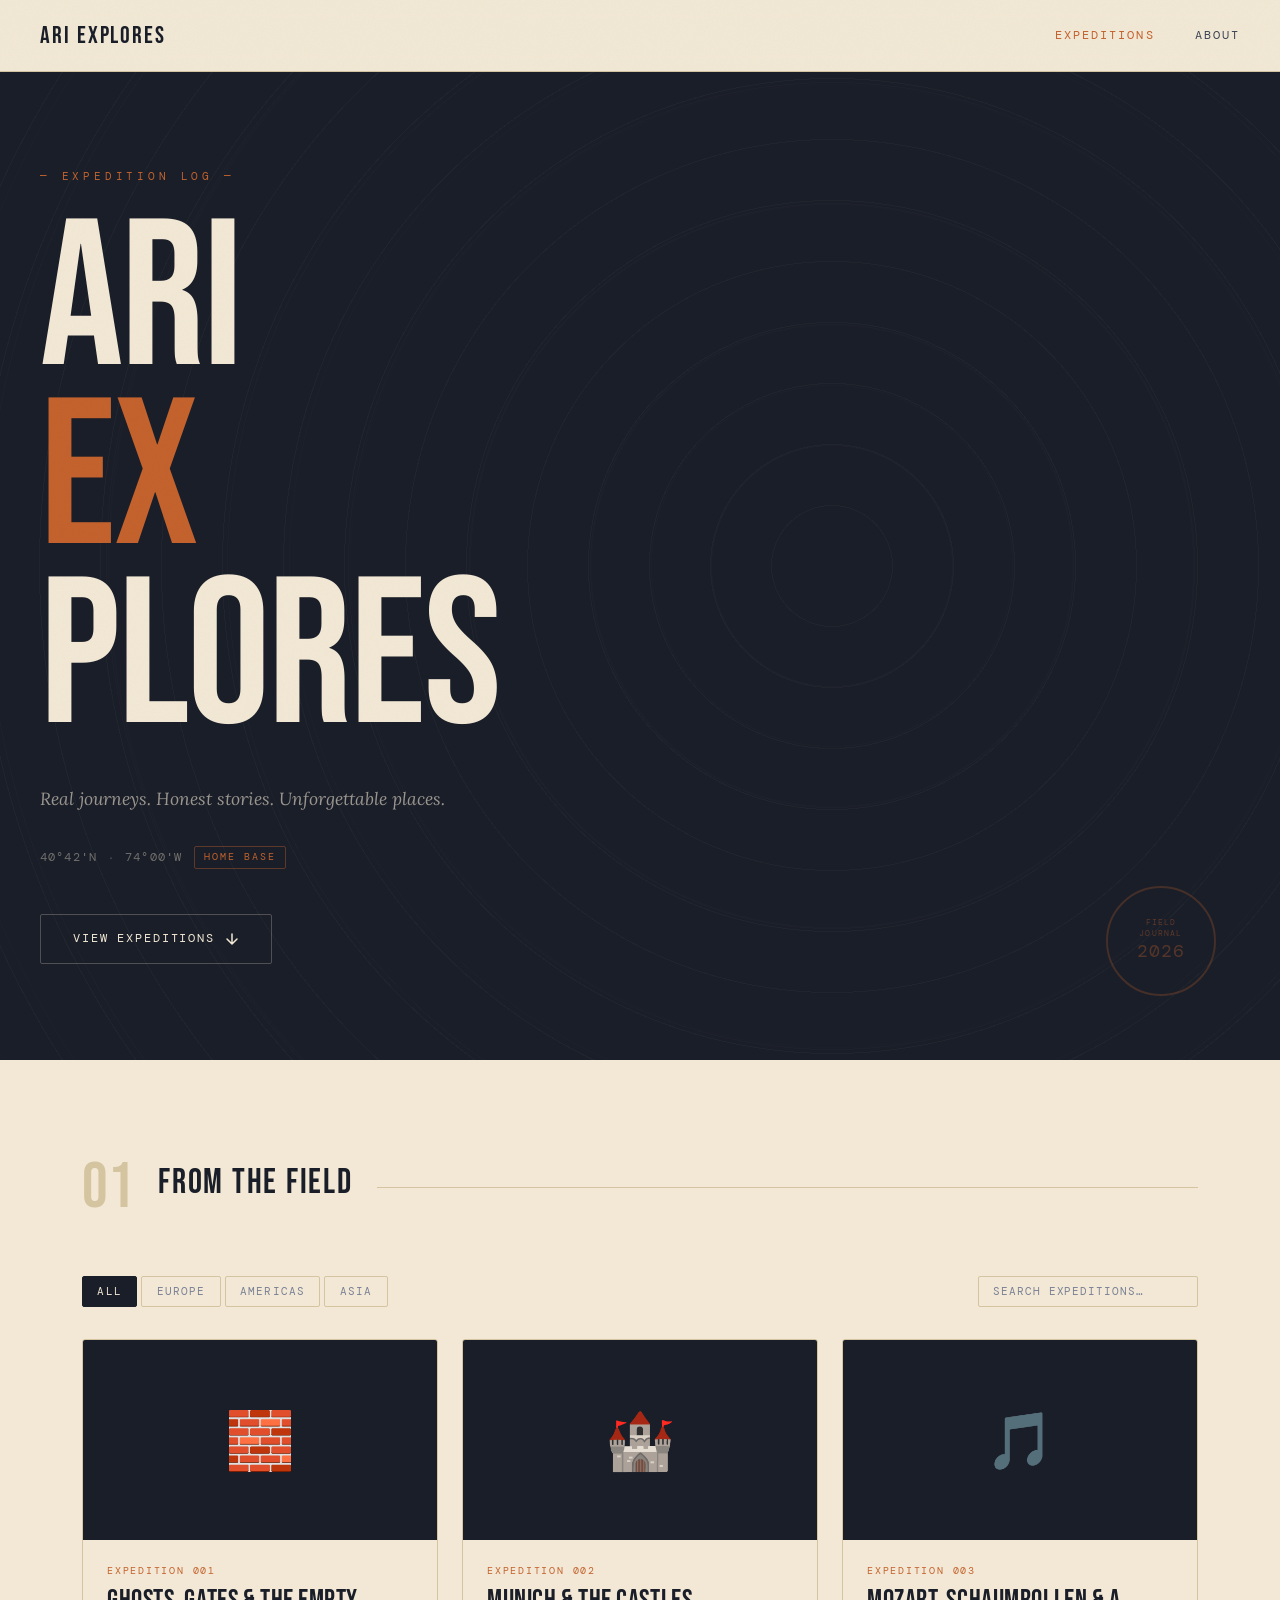
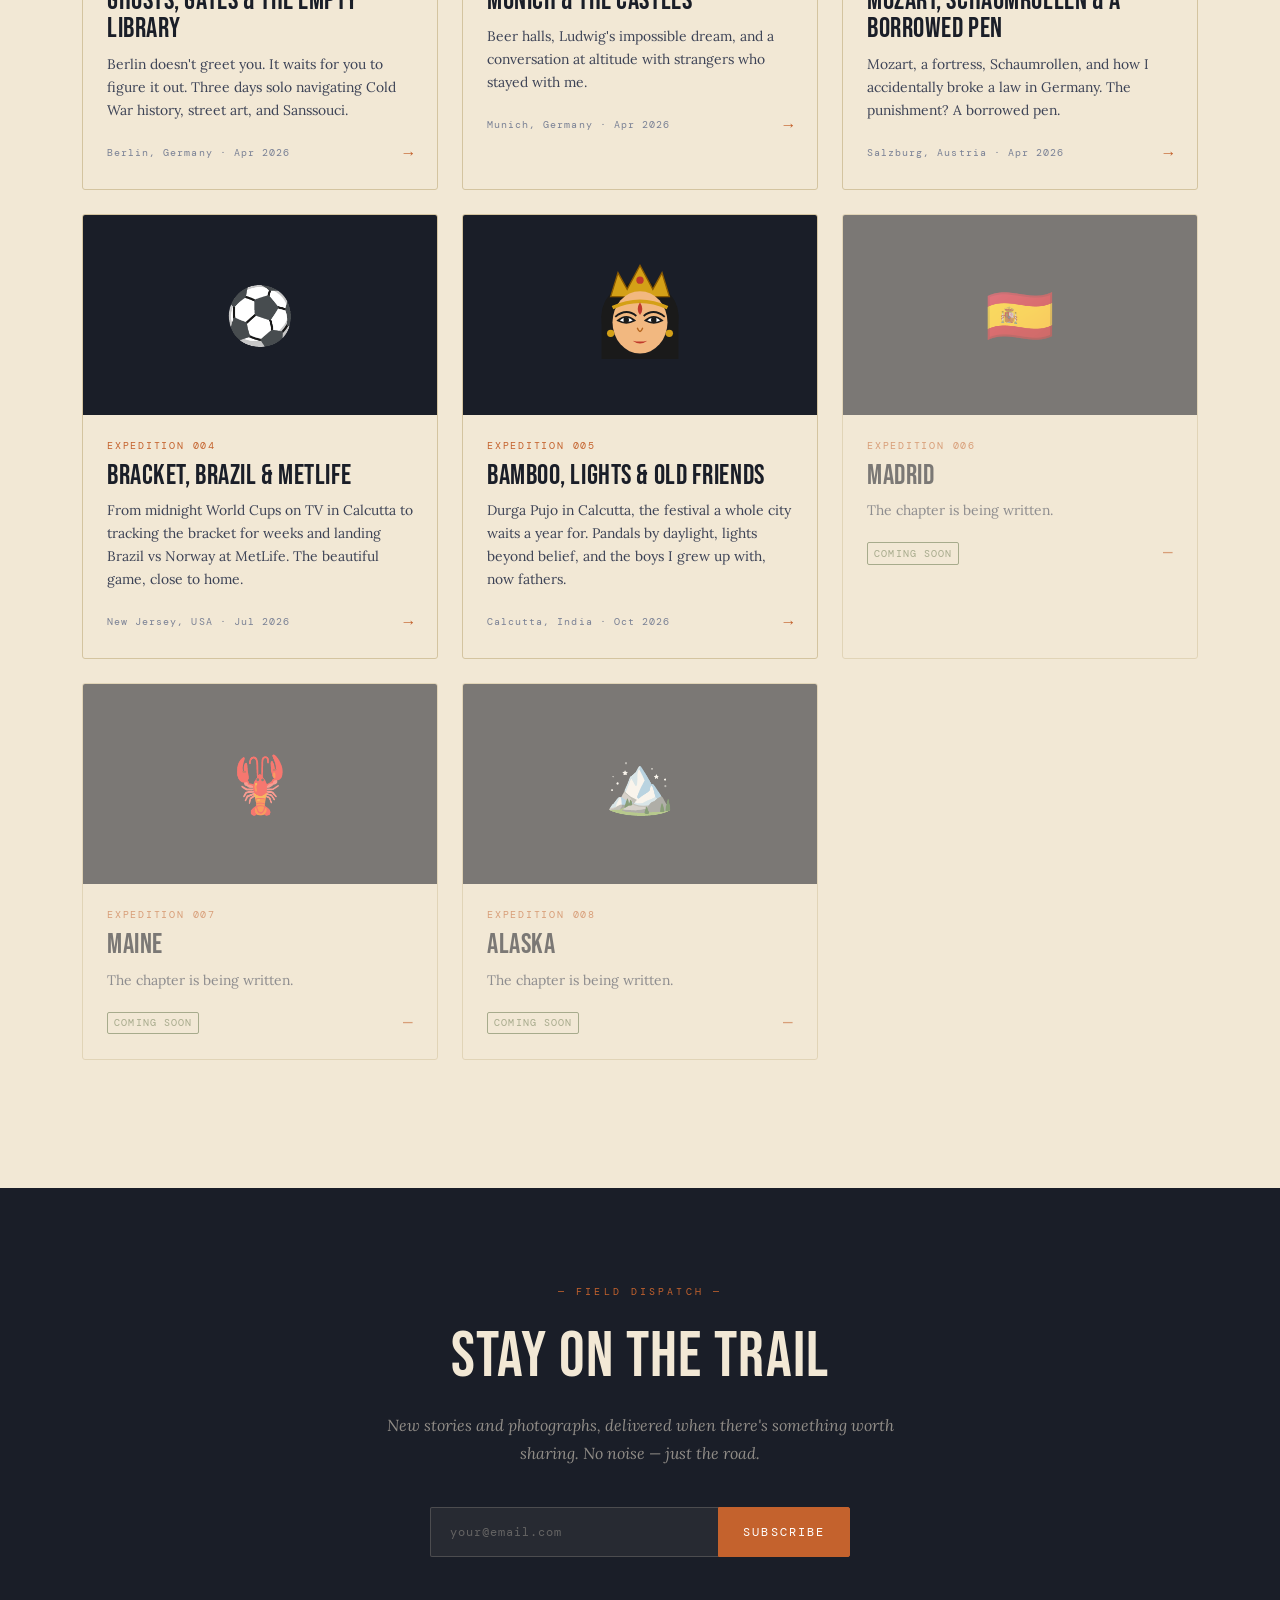
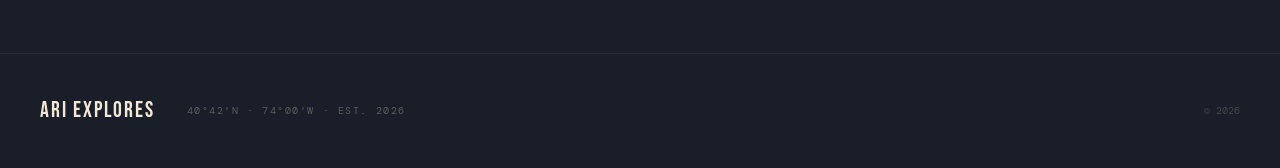
<file: index.html>
<!DOCTYPE html>
<html lang="en">
<head>
  <meta charset="UTF-8" />
  <meta name="viewport" content="width=device-width, initial-scale=1.0" />
  <title>Ari Explores — Expedition Log</title>
  <meta name="description" content="Real journeys, honest stories, unforgettable places. A travel and photography blog by Arijit Pal." />
  <link rel="canonical" href="https://ariexplores.com/" />
  <meta property="og:title" content="Ari Explores — Expedition Log" />
  <meta property="og:description" content="Real journeys. Honest stories. Unforgettable places." />
  <meta property="og:image" content="https://ariexplores.com/images/trip1/IMG_1833.jpeg" />
  <meta property="og:url" content="https://ariexplores.com/" />
  <meta property="og:type" content="website" />
  <meta name="twitter:card" content="summary_large_image" />
  <meta name="twitter:title" content="Ari Explores — Expedition Log" />
  <meta name="twitter:description" content="Real journeys. Honest stories. Unforgettable places." />
  <meta name="twitter:image" content="https://ariexplores.com/images/trip1/IMG_1833.jpeg" />
  <link href="https://cdn.jsdelivr.net/npm/bootstrap@5.3.3/dist/css/bootstrap.min.css" rel="stylesheet" />
  <link rel="stylesheet" href="css/style.css" />
</head>
<body>

  <div class="grain-overlay" aria-hidden="true"></div>

  <!-- Navigation -->
  <nav class="site-nav" id="siteNav">
    <div class="nav-inner">
      <a class="nav-brand" href="index.html">ARI EXPLORES</a>
      <div class="nav-links" id="navLinks">
        <a href="index.html" class="nav-link active">Expeditions</a>
        <a href="about.html" class="nav-link">About</a>
      </div>
      <button class="nav-toggle" id="navToggle" aria-label="Toggle menu">MENU</button>
    </div>
  </nav>

  <!-- Hero -->
  <header class="hero">
    <div class="hero-bg-pattern" aria-hidden="true"></div>
    <div class="hero-content">
      <span class="hero-label">— EXPEDITION LOG —</span>
      <h1 class="hero-title">
        <span class="hero-title-line">ARI</span>
        <span class="hero-title-line accent">EX</span>
        <span class="hero-title-line">PLORES</span>
      </h1>
      <p class="hero-sub">Real journeys. Honest stories. Unforgettable places.</p>
      <div class="hero-coords">
        <span class="coord">40°42'N</span>
        <span class="coord-divider">·</span>
        <span class="coord">74°00'W</span>
        <span class="coord-origin">HOME BASE</span>
      </div>
      <a href="#expeditions" class="hero-cta">
        View Expeditions
        <svg width="14" height="14" viewBox="0 0 14 14" fill="none" aria-hidden="true"><path d="M7 2v10M2 7l5 5 5-5" stroke="currentColor" stroke-width="1.5" stroke-linecap="round" stroke-linejoin="round"/></svg>
      </a>
    </div>
    <div class="hero-stamp" aria-hidden="true">
      <div class="stamp-inner">FIELD<br>JOURNAL<span class="stamp-year">2026</span></div>
    </div>
  </header>

  <!-- Expeditions -->
  <section id="expeditions" class="expeditions-section">
    <div class="container">

      <div class="section-header reveal">
        <span class="section-num">01</span>
        <h2 class="section-title">FROM THE FIELD</h2>
        <div class="section-rule"></div>
      </div>

      <!-- Filter Bar -->
      <div class="filter-bar reveal">
        <div class="filter-tabs" id="filterTabs">
          <button class="filter-tab active" data-filter="all">ALL</button>
          <button class="filter-tab" data-filter="europe">EUROPE</button>
          <button class="filter-tab" data-filter="americas">AMERICAS</button>
          <button class="filter-tab" data-filter="asia">ASIA</button>
        </div>
        <input type="text" class="filter-search" id="filterSearch" placeholder="SEARCH EXPEDITIONS…" autocomplete="off" />
      </div>

      <!-- Grid -->
      <div class="row g-4" id="expeditionGrid">
        <div class="col-md-6 col-lg-4" data-region="europe" data-title="Ghosts Gates Borrowed Trams Berlin Germany">
          <a href="trip-berlin.html" class="field-card">
            <div class="field-card-img">🧱</div>
            <div class="field-card-body">
              <span class="field-num">EXPEDITION 001</span>
              <h4 class="field-title">Ghosts, Gates &amp; the Empty Library</h4>
              <p class="field-desc">Berlin doesn't greet you. It waits for you to figure it out. Three days solo navigating Cold War history, street art, and Sanssouci.</p>
              <div class="field-footer">
                <span class="field-tag">Berlin, Germany · Apr 2026</span>
                <span class="field-arrow">→</span>
              </div>
            </div>
          </a>
        </div>

        <div class="col-md-6 col-lg-4" data-region="europe" data-title="Munich Castles Germany Bavaria">
          <a href="trip-munich.html" class="field-card">
            <div class="field-card-img">🏰</div>
            <div class="field-card-body">
              <span class="field-num">EXPEDITION 002</span>
              <h4 class="field-title">Munich &amp; the Castles</h4>
              <p class="field-desc">Beer halls, Ludwig's impossible dream, and a conversation at altitude with strangers who stayed with me.</p>
              <div class="field-footer">
                <span class="field-tag">Munich, Germany · Apr 2026</span>
                <span class="field-arrow">→</span>
              </div>
            </div>
          </a>
        </div>

        <div class="col-md-6 col-lg-4" data-region="europe" data-title="Salzburg Austria Mozart">
          <a href="trip-salzburg.html" class="field-card">
            <div class="field-card-img">🎵</div>
            <div class="field-card-body">
              <span class="field-num">EXPEDITION 003</span>
              <h4 class="field-title">Mozart, Schaumrollen &amp; a Borrowed Pen</h4>
              <p class="field-desc">Mozart, a fortress, Schaumrollen, and how I accidentally broke a law in Germany. The punishment? A borrowed pen.</p>
              <div class="field-footer">
                <span class="field-tag">Salzburg, Austria · Apr 2026</span>
                <span class="field-arrow">→</span>
              </div>
            </div>
          </a>
        </div>

        <div class="col-md-6 col-lg-4" data-region="americas" data-title="World Cup 2026 NY NJ New York New Jersey Football Soccer Brazil Norway MetLife">
          <a href="trip-worldcup.html" class="field-card">
            <div class="field-card-img">⚽</div>
            <div class="field-card-body">
              <span class="field-num">EXPEDITION 004</span>
              <h4 class="field-title">Bracket, Brazil &amp; MetLife</h4>
              <p class="field-desc">From midnight World Cups on TV in Calcutta to tracking the bracket for weeks and landing Brazil vs Norway at MetLife. The beautiful game, close to home.</p>
              <div class="field-footer">
                <span class="field-tag">New Jersey, USA · Jul 2026</span>
                <span class="field-arrow">→</span>
              </div>
            </div>
          </a>
        </div>

        <div class="col-md-6 col-lg-4" data-region="asia" data-title="Durga Pujo Puja Calcutta Kolkata India Bengal Pandal Navaratri Festival">
          <a href="trip-durgapujo.html" class="field-card">
            <div class="field-card-img">
              <svg width="110" height="110" viewBox="0 0 120 120" role="img" aria-label="Goddess Durga">
                <path d="M18 70 Q14 30 60 22 Q106 30 102 70 L102 108 L18 108 Z" fill="#1a1a1a"/>
                <path d="M28 40 L36 14 L46 32 L60 6 L74 32 L84 14 L92 40 Z" fill="#d4a017" stroke="#8b5a00" stroke-width="1.5"/>
                <circle cx="60" cy="22" r="4" fill="#c0392b"/>
                <ellipse cx="60" cy="68" rx="30" ry="34" fill="#f2b880"/>
                <path d="M30 52 Q60 38 90 52" fill="none" stroke="#d4a017" stroke-width="4"/>
                <path d="M60 46 Q55 54 60 60 Q65 54 60 46 Z" fill="#c0392b"/>
                <path d="M36 66 Q45 58 54 66 Q45 71 36 66 Z" fill="#fff" stroke="#1a1a1a" stroke-width="2"/>
                <path d="M66 66 Q75 58 84 66 Q75 71 66 66 Z" fill="#fff" stroke="#1a1a1a" stroke-width="2"/>
                <circle cx="45" cy="65.5" r="3" fill="#1a1a1a"/>
                <circle cx="75" cy="65.5" r="3" fill="#1a1a1a"/>
                <path d="M33 62 Q45 52 56 61 M64 61 Q75 52 87 62" fill="none" stroke="#1a1a1a" stroke-width="2"/>
                <path d="M57 74 Q60 82 63 74" fill="none" stroke="#b5651d" stroke-width="1.5"/>
                <path d="M52 88 Q60 94 68 88 Q60 90 52 88 Z" fill="#c0392b"/>
                <circle cx="28" cy="80" r="4" fill="#d4a017"/>
                <circle cx="92" cy="80" r="4" fill="#d4a017"/>
              </svg>
            </div>
            <div class="field-card-body">
              <span class="field-num">EXPEDITION 005</span>
              <h4 class="field-title">Bamboo, Lights &amp; Old Friends</h4>
              <p class="field-desc">Durga Pujo in Calcutta, the festival a whole city waits a year for. Pandals by daylight, lights beyond belief, and the boys I grew up with, now fathers.</p>
              <div class="field-footer">
                <span class="field-tag">Calcutta, India · Oct 2026</span>
                <span class="field-arrow">→</span>
              </div>
            </div>
          </a>
        </div>

        <div class="col-md-6 col-lg-4" data-region="europe" data-title="Madrid Spain">
          <div class="field-card field-card--upcoming">
            <div class="field-card-img">🇪🇸</div>
            <div class="field-card-body">
              <span class="field-num">EXPEDITION 006</span>
              <h4 class="field-title">Madrid</h4>
              <p class="field-desc">The chapter is being written.</p>
              <div class="field-footer">
                <span class="field-tag upcoming-tag">COMING SOON</span>
                <span class="field-arrow">—</span>
              </div>
            </div>
          </div>
        </div>

        <div class="col-md-6 col-lg-4" data-region="americas" data-title="Maine USA New England">
          <div class="field-card field-card--upcoming">
            <div class="field-card-img">🦞</div>
            <div class="field-card-body">
              <span class="field-num">EXPEDITION 007</span>
              <h4 class="field-title">Maine</h4>
              <p class="field-desc">The chapter is being written.</p>
              <div class="field-footer">
                <span class="field-tag upcoming-tag">COMING SOON</span>
                <span class="field-arrow">—</span>
              </div>
            </div>
          </div>
        </div>

        <div class="col-md-6 col-lg-4" data-region="americas" data-title="Alaska USA">
          <div class="field-card field-card--upcoming">
            <div class="field-card-img">🏔️</div>
            <div class="field-card-body">
              <span class="field-num">EXPEDITION 008</span>
              <h4 class="field-title">Alaska</h4>
              <p class="field-desc">The chapter is being written.</p>
              <div class="field-footer">
                <span class="field-tag upcoming-tag">COMING SOON</span>
                <span class="field-arrow">—</span>
              </div>
            </div>
          </div>
        </div>
      </div>

      <!-- Pagination -->
      <div class="pagination-bar" id="paginationBar">
        <button class="page-btn" id="prevPage">← PREV</button>
        <span class="page-info" id="pageInfo"></span>
        <button class="page-btn" id="nextPage">NEXT →</button>
      </div>

      <p class="no-results" id="noResults">No expeditions found.</p>

    </div>
  </section>

  <!-- Subscribe -->
  <section class="subscribe-section">
    <div class="subscribe-inner">
      <span class="subscribe-eyebrow">— FIELD DISPATCH —</span>
      <h2 class="subscribe-title">Stay on the Trail</h2>
      <p class="subscribe-sub">New stories and photographs, delivered when there's something worth sharing. No noise — just the road.</p>
      <form class="subscribe-form" id="subscribeForm">
        <input type="email" class="subscribe-input" placeholder="your@email.com" required />
        <button type="submit" class="subscribe-btn">Subscribe</button>
      </form>
      <p class="subscribe-thanks" id="subscribeThanks">— You're in. See you on the road. —</p>
    </div>
  </section>

  <!-- Footer -->
  <footer class="site-footer">
    <div class="footer-inner">
      <span class="footer-brand">ARI EXPLORES</span>
      <span class="footer-coords">40°42'N · 74°00'W · EST. 2026</span>
      <span class="footer-copy">© 2026</span>
    </div>
  </footer>

  <button id="backToTop" title="Back to top" aria-label="Back to top">↑</button>

  <script src="https://cdn.jsdelivr.net/npm/bootstrap@5.3.3/dist/js/bootstrap.bundle.min.js"></script>
  <script src="js/main.js"></script>
</body>
</html>
</file>
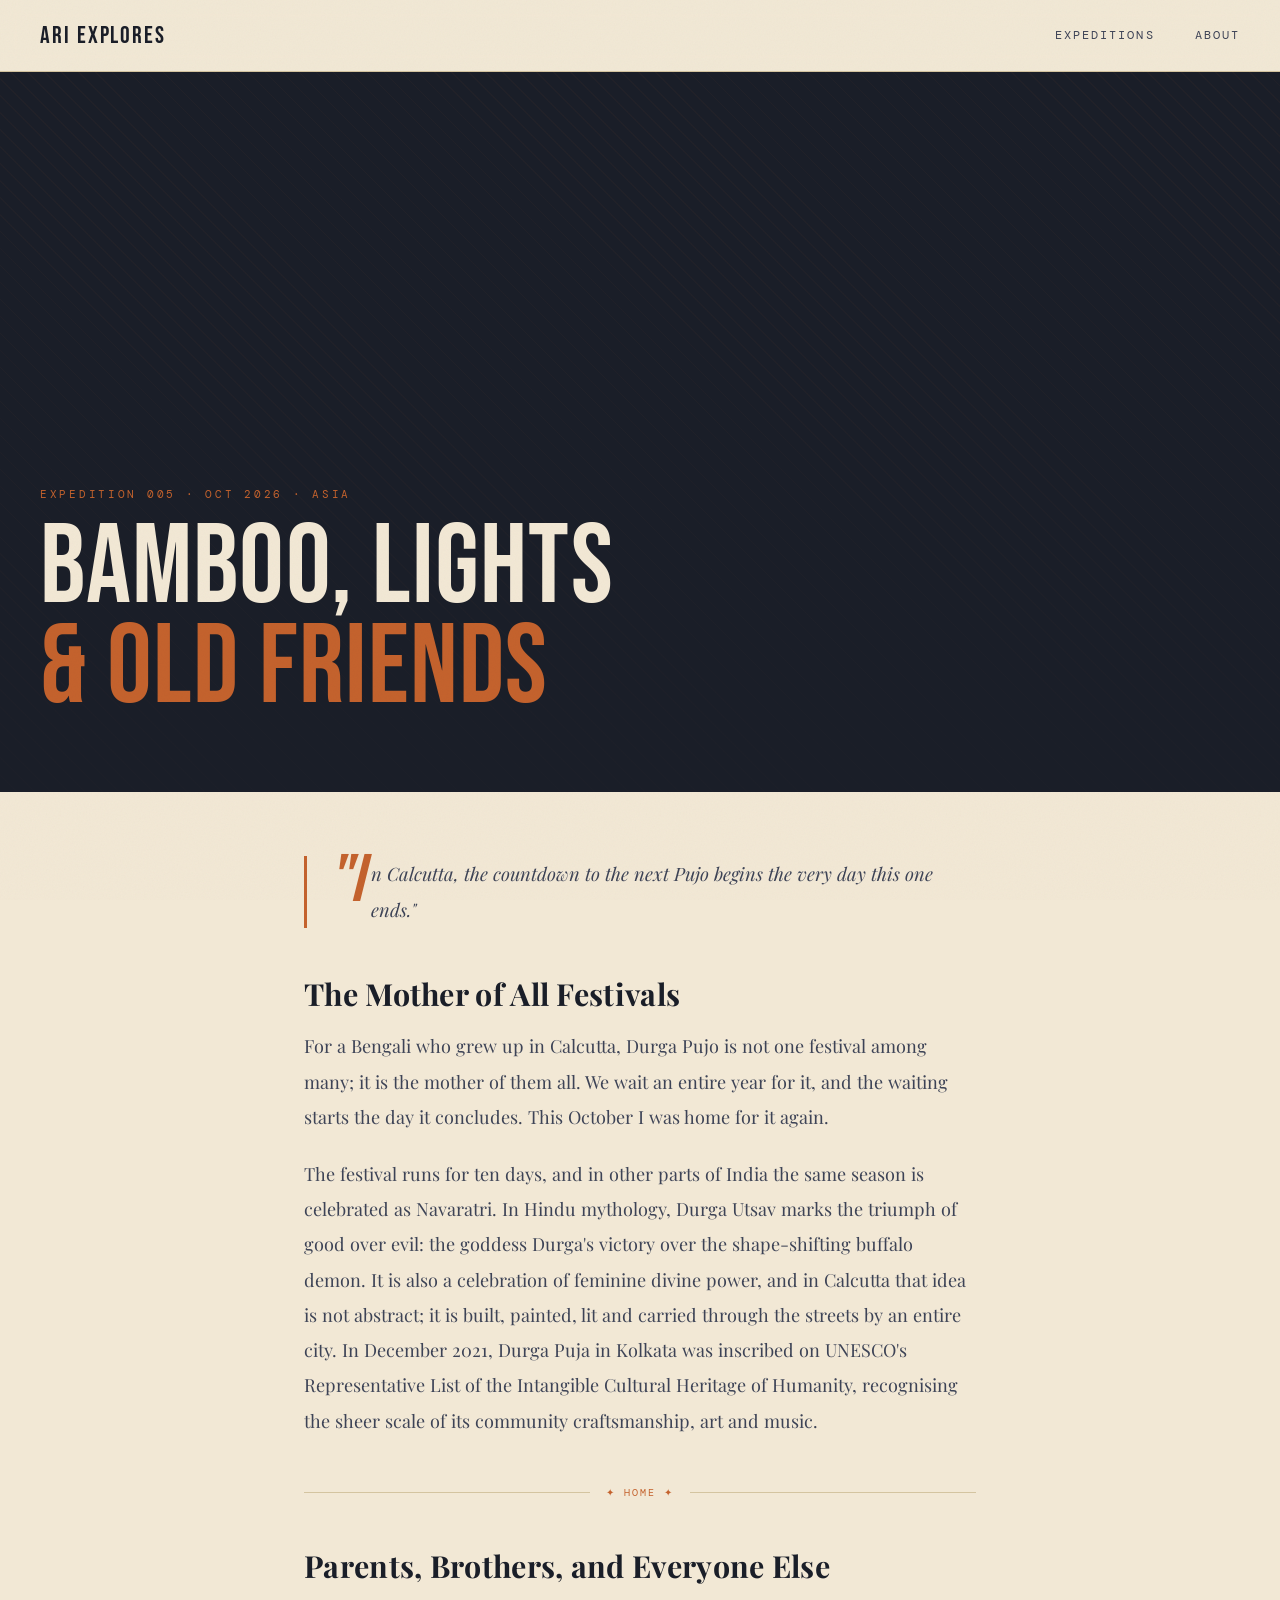
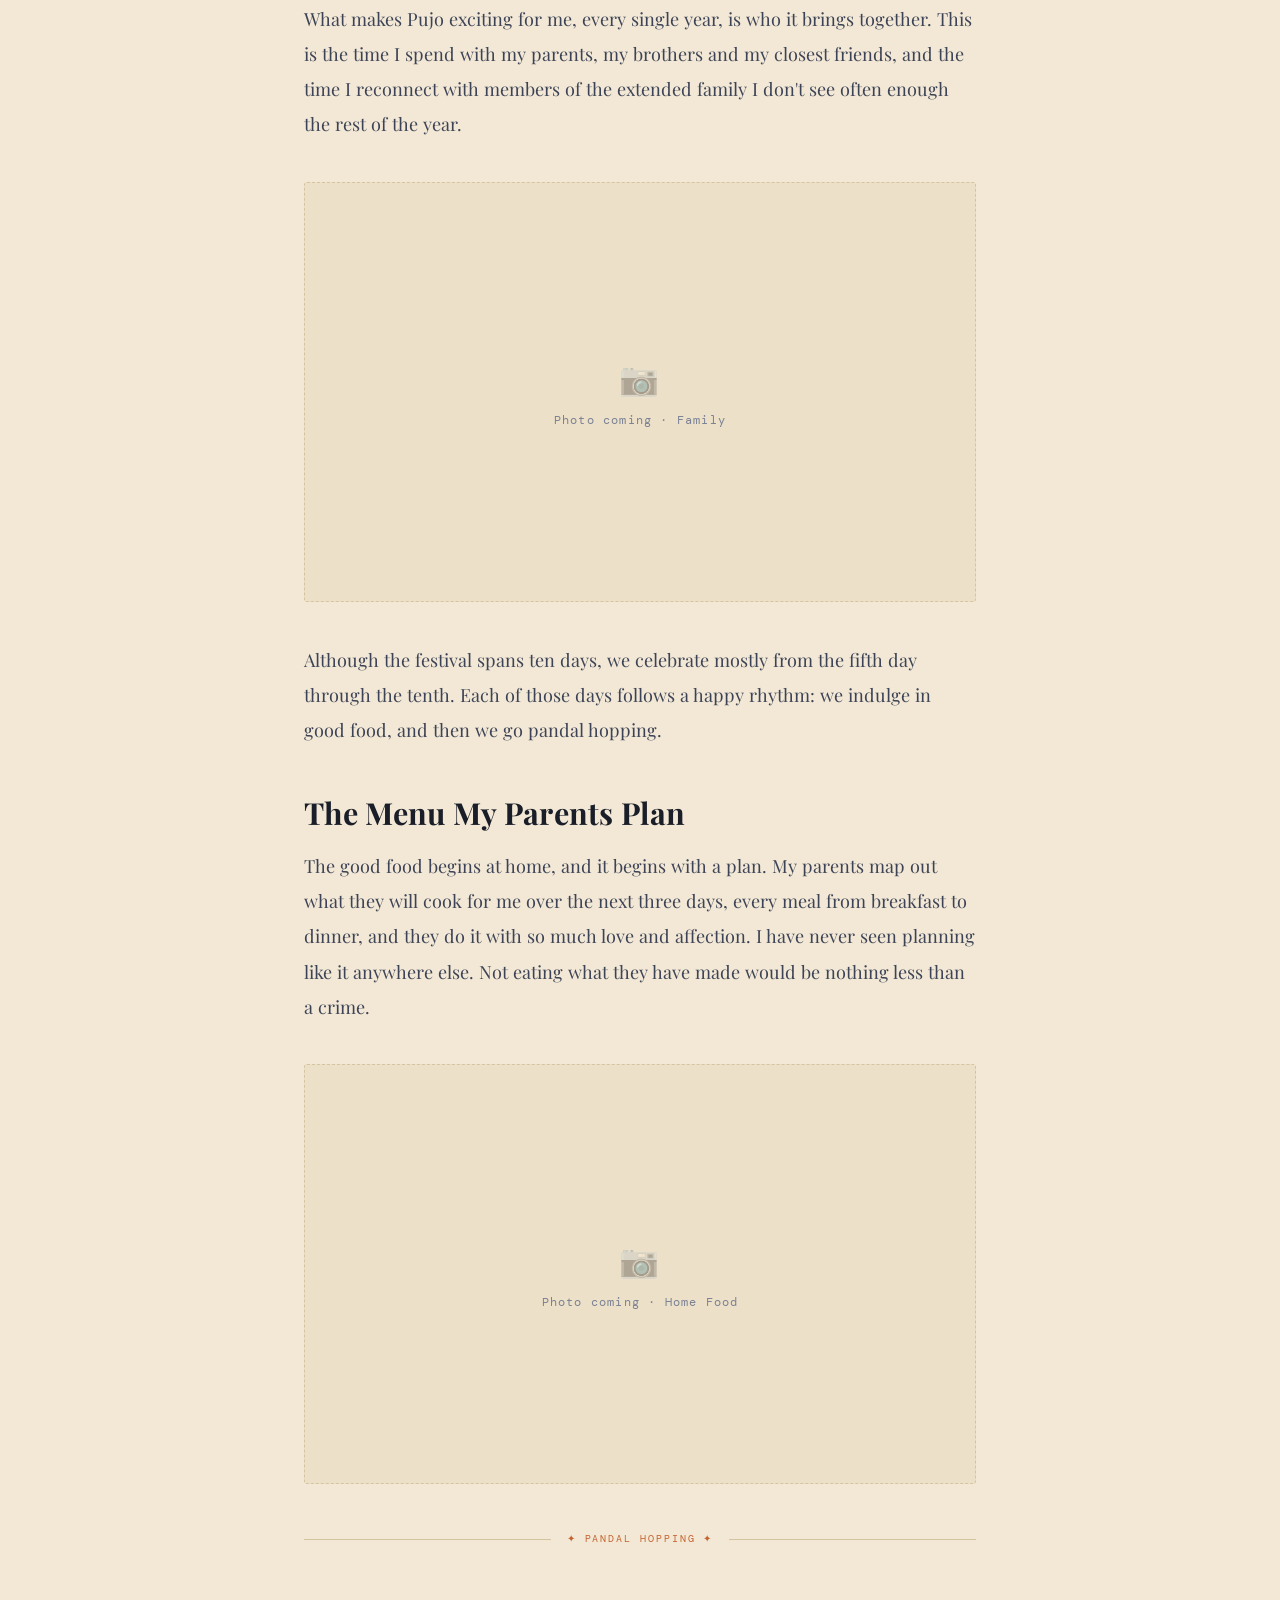
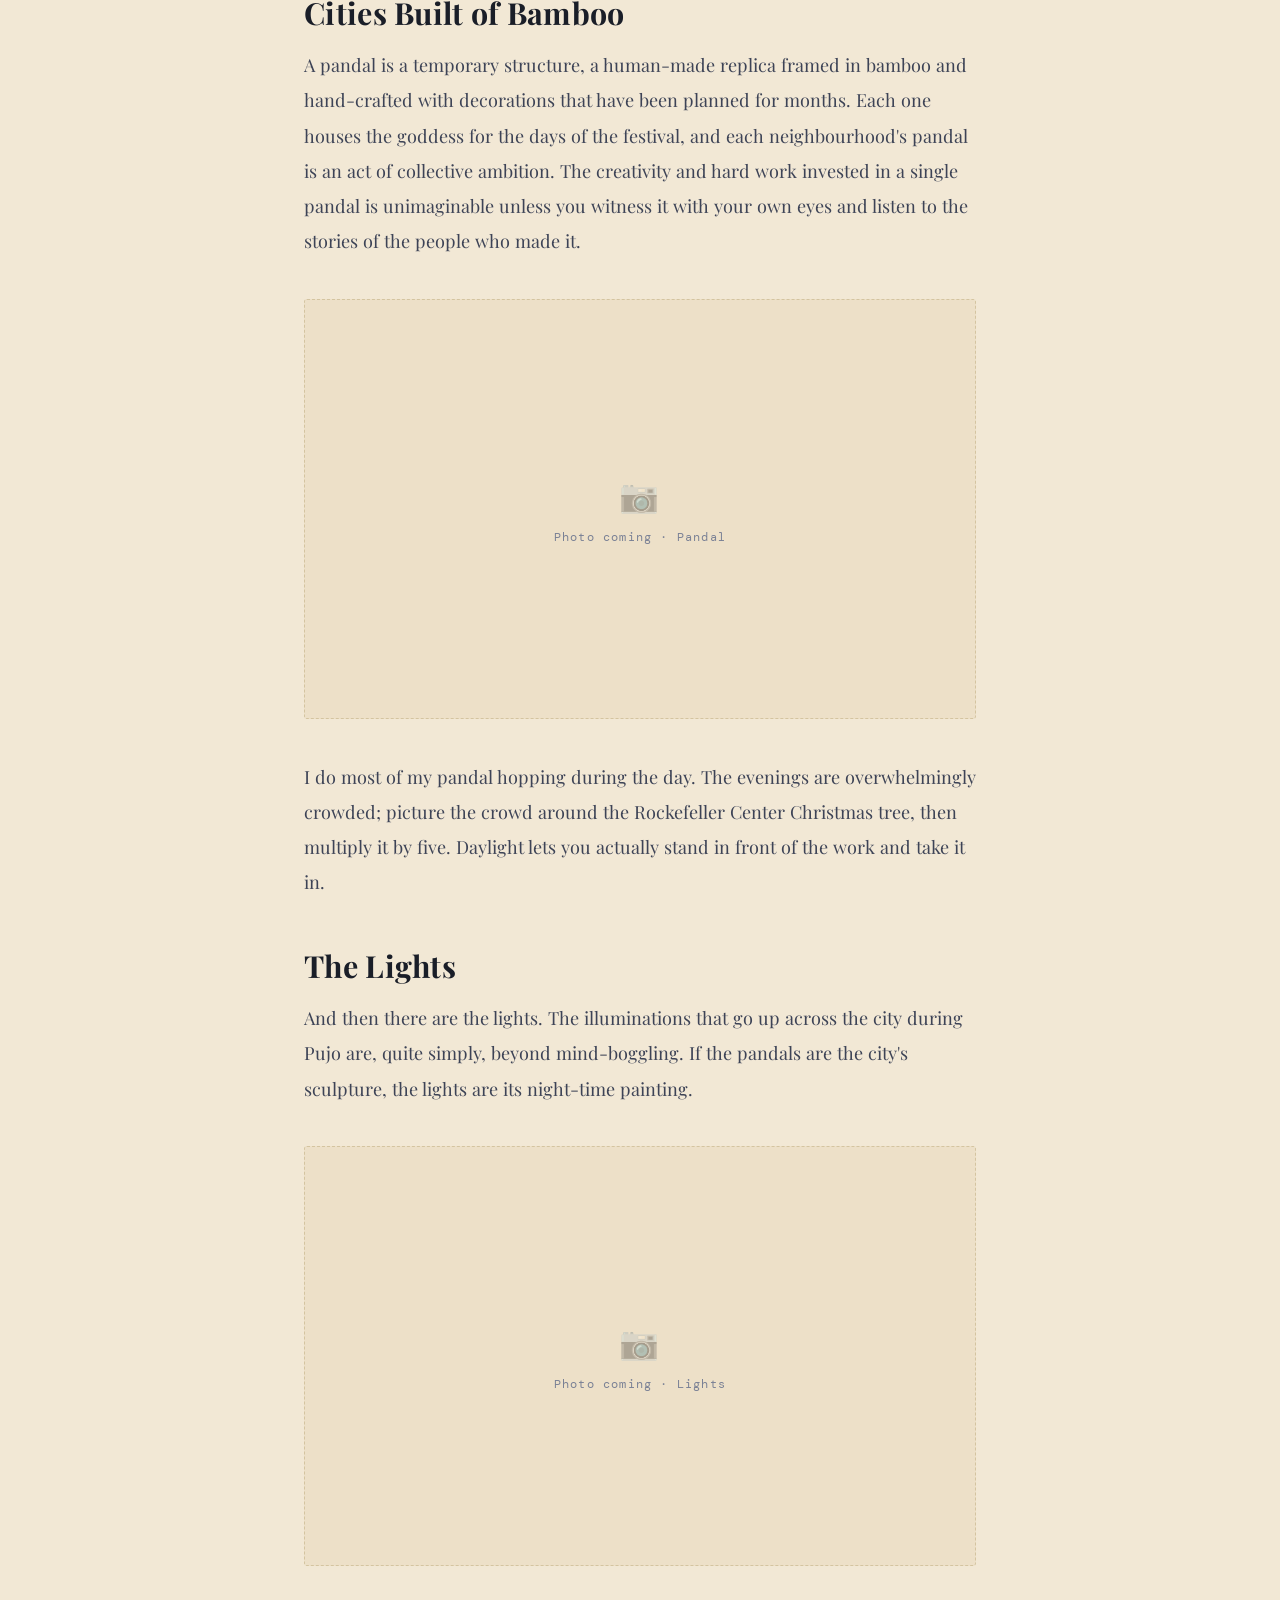
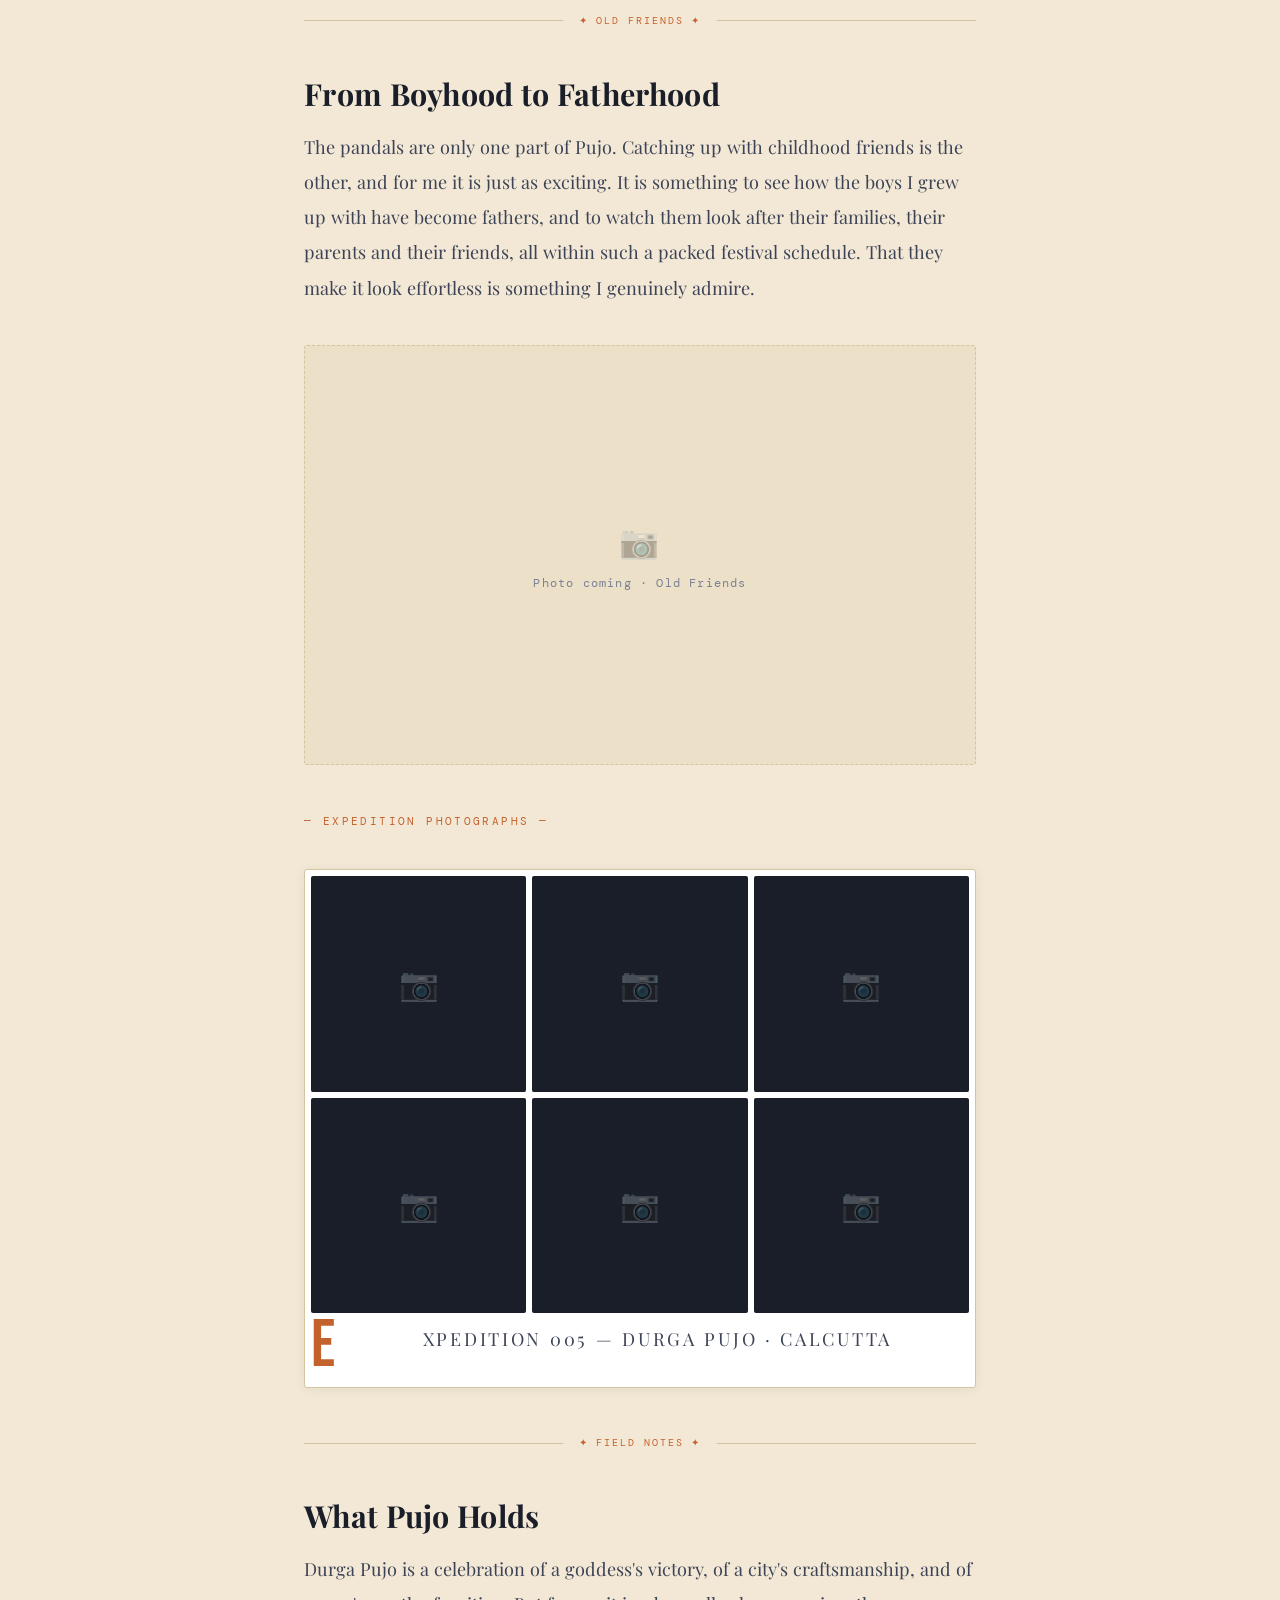
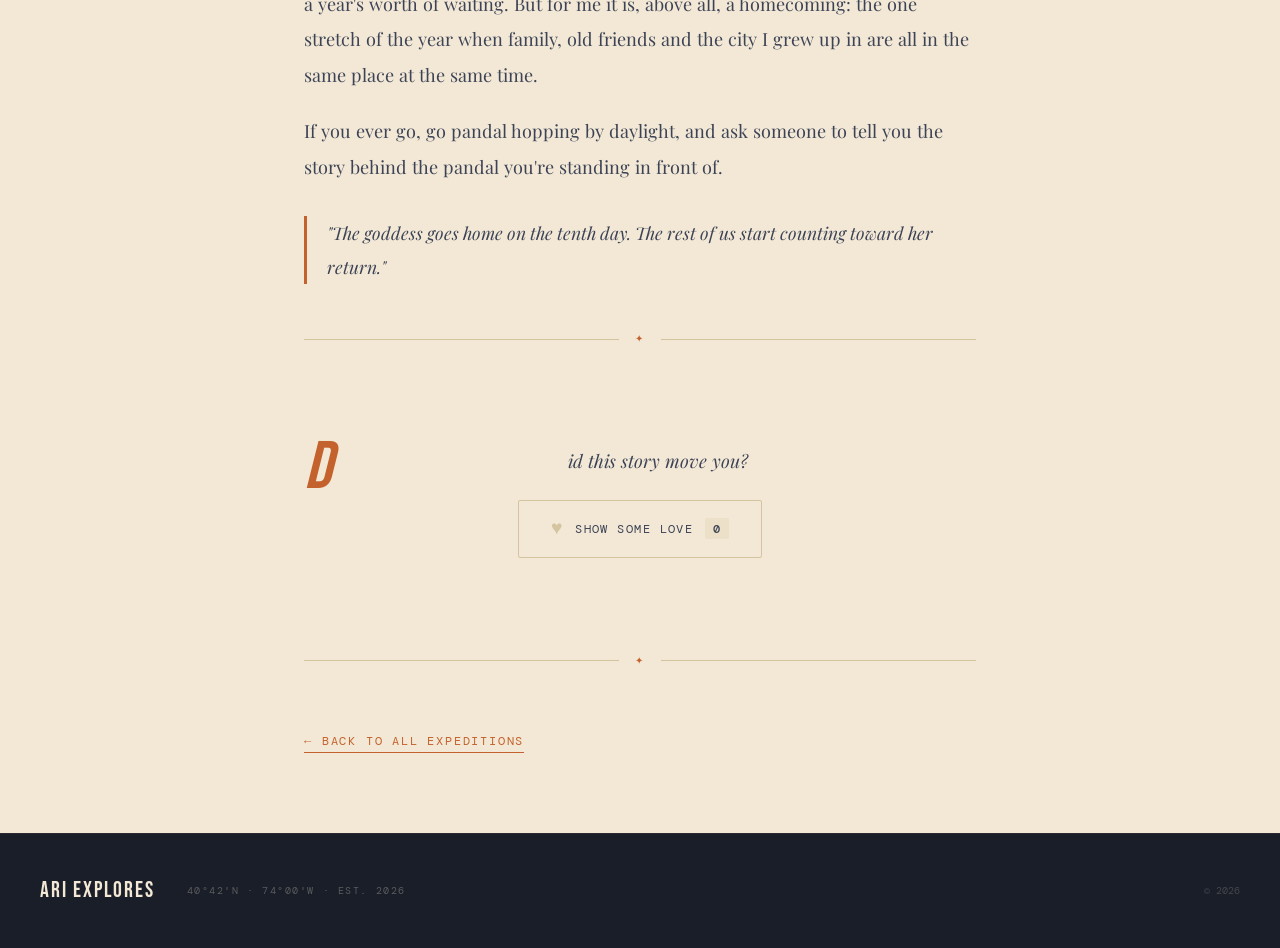
<file: trip-durgapujo.html>
<!DOCTYPE html>
<html lang="en">
<head>
  <meta charset="UTF-8" />
  <meta name="viewport" content="width=device-width, initial-scale=1.0" />
  <title>Bamboo, Lights &amp; Old Friends · Ari Explores</title>
  <meta name="description" content="Durga Pujo in Calcutta: the festival a whole city waits a year for. Pandal hopping by daylight, lights beyond belief, good food every day, and childhood friends who have become fathers." />
  <link rel="canonical" href="https://ariexplores.com/trip-durgapujo.html" />
  <meta property="og:title" content="Bamboo, Lights &amp; Old Friends · Ari Explores" />
  <meta property="og:description" content="Durga Pujo in Calcutta: pandals, lights, family, and the friends who grew up alongside me." />
  <meta property="og:url" content="https://ariexplores.com/trip-durgapujo.html" />
  <meta property="og:type" content="article" />
  <meta name="twitter:card" content="summary_large_image" />
  <meta name="twitter:title" content="Bamboo, Lights &amp; Old Friends · Ari Explores" />
  <meta name="twitter:description" content="Durga Pujo in Calcutta: pandals, lights, family, and the friends who grew up alongside me." />
  <link href="https://cdn.jsdelivr.net/npm/bootstrap@5.3.3/dist/css/bootstrap.min.css" rel="stylesheet" />
  <link rel="stylesheet" href="css/style.css" />
</head>
<body>

  <div class="grain-overlay" aria-hidden="true"></div>

  <!-- Navigation -->
  <nav class="site-nav" id="siteNav">
    <div class="nav-inner">
      <a class="nav-brand" href="index.html">ARI EXPLORES</a>
      <div class="nav-links" id="navLinks">
        <a href="index.html" class="nav-link">Expeditions</a>
        <a href="about.html" class="nav-link">About</a>
      </div>
      <button class="nav-toggle" id="navToggle" aria-label="Toggle menu">MENU</button>
    </div>
  </nav>

  <!-- Trip Hero -->
  <div class="trip-hero trip-hero--text-only">
    <div class="trip-hero-content">
      <span class="trip-eyebrow">EXPEDITION 005 · OCT 2026 · ASIA</span>
      <h1>Bamboo, Lights<br><span style="color:var(--sienna);">&amp; Old Friends</span></h1>
    </div>
  </div>

  <!-- Article · INITIAL DRAFT: photos pending -->
  <article class="article-body">

    <p class="reveal" style="font-style:italic; font-size:1.15rem; border-left:3px solid var(--sienna); padding-left:1.25rem; margin-bottom:2rem;">
      "In Calcutta, the countdown to the next Pujo begins the very day this one ends."
    </p>

    <h2 class="reveal">The Mother of All Festivals</h2>
    <p class="reveal">
      For a Bengali who grew up in Calcutta, Durga Pujo is not one festival among many; it is the mother of them all. We wait an entire year for it, and the waiting starts the day it concludes. This October I was home for it again.
    </p>
    <p class="reveal">
      The festival runs for ten days, and in other parts of India the same season is celebrated as Navaratri. In Hindu mythology, Durga Utsav marks the triumph of good over evil: the goddess Durga's victory over the shape-shifting buffalo demon. It is also a celebration of feminine divine power, and in Calcutta that idea is not abstract; it is built, painted, lit and carried through the streets by an entire city. In December 2021, Durga Puja in Kolkata was inscribed on UNESCO's Representative List of the Intangible Cultural Heritage of Humanity, recognising the sheer scale of its community craftsmanship, art and music.
    </p>

    <div class="art-divider reveal">
      <span class="art-divider-icon">✦ HOME ✦</span>
    </div>

    <h2 class="reveal">Parents, Brothers, and Everyone Else</h2>
    <p class="reveal">
      What makes Pujo exciting for me, every single year, is who it brings together. This is the time I spend with my parents, my brothers and my closest friends, and the time I reconnect with members of the extended family I don't see often enough the rest of the year.
    </p>

    <!-- PHOTO SLOT 1: replace with <img src="images/durgapujo/photo1.jpeg" class="article-photo reveal" alt="..."> -->
    <div class="photo-placeholder reveal" style="height: 420px;">
      <span class="ph-icon">📷</span>
      Photo coming · Family
    </div>
    <p class="reveal">
      Although the festival spans ten days, we celebrate mostly from the fifth day through the tenth. Each of those days follows a happy rhythm: we indulge in good food, and then we go pandal hopping.
    </p>

    <h2 class="reveal">The Menu My Parents Plan</h2>
    <p class="reveal">
      The good food begins at home, and it begins with a plan. My parents map out what they will cook for me over the next three days, every meal from breakfast to dinner, and they do it with so much love and affection. I have never seen planning like it anywhere else. Not eating what they have made would be nothing less than a crime.
    </p>

    <!-- PHOTO SLOT 5: replace with <img src="images/durgapujo/photo5.jpeg" class="article-photo reveal" alt="..."> -->
    <div class="photo-placeholder reveal" style="height: 420px;">
      <span class="ph-icon">📷</span>
      Photo coming · Home Food
    </div>

    <div class="art-divider reveal">
      <span class="art-divider-icon">✦ PANDAL HOPPING ✦</span>
    </div>

    <h2 class="reveal">Cities Built of Bamboo</h2>
    <p class="reveal">
      A pandal is a temporary structure, a human-made replica framed in bamboo and hand-crafted with decorations that have been planned for months. Each one houses the goddess for the days of the festival, and each neighbourhood's pandal is an act of collective ambition. The creativity and hard work invested in a single pandal is unimaginable unless you witness it with your own eyes and listen to the stories of the people who made it.
    </p>

    <!-- PHOTO SLOT 2: replace with <img src="images/durgapujo/photo2.jpeg" class="article-photo reveal" alt="..."> -->
    <div class="photo-placeholder reveal" style="height: 420px;">
      <span class="ph-icon">📷</span>
      Photo coming · Pandal
    </div>
    <p class="reveal">
      I do most of my pandal hopping during the day. The evenings are overwhelmingly crowded; picture the crowd around the Rockefeller Center Christmas tree, then multiply it by five. Daylight lets you actually stand in front of the work and take it in.
    </p>

    <h2 class="reveal">The Lights</h2>
    <p class="reveal">
      And then there are the lights. The illuminations that go up across the city during Pujo are, quite simply, beyond mind-boggling. If the pandals are the city's sculpture, the lights are its night-time painting.
    </p>

    <!-- PHOTO SLOT 3: replace with <img src="images/durgapujo/photo3.jpeg" class="article-photo reveal" alt="..."> -->
    <div class="photo-placeholder reveal" style="height: 420px;">
      <span class="ph-icon">📷</span>
      Photo coming · Lights
    </div>

    <div class="art-divider reveal">
      <span class="art-divider-icon">✦ OLD FRIENDS ✦</span>
    </div>

    <h2 class="reveal">From Boyhood to Fatherhood</h2>
    <p class="reveal">
      The pandals are only one part of Pujo. Catching up with childhood friends is the other, and for me it is just as exciting. It is something to see how the boys I grew up with have become fathers, and to watch them look after their families, their parents and their friends, all within such a packed festival schedule. That they make it look effortless is something I genuinely admire.
    </p>

    <!-- PHOTO SLOT 4: replace with <img src="images/durgapujo/photo4.jpeg" class="article-photo reveal" alt="..."> -->
    <div class="photo-placeholder reveal" style="height: 420px;">
      <span class="ph-icon">📷</span>
      Photo coming · Old Friends
    </div>

    <!-- Photo gallery: replace each placeholder with <img src="images/durgapujo/galleryN.jpeg" alt="..."> and update the 📍 label -->
    <div class="reveal" style="margin: 3rem 0;">
      <span class="gallery-label">— EXPEDITION PHOTOGRAPHS —</span>
      <div class="gallery-frame">
        <div class="gallery-grid">
          <div class="g-item"><span class="ph-icon" style="font-size:2rem;opacity:0.3;">📷</span><span class="g-label">📍 Pandal · Calcutta</span></div>
          <div class="g-item"><span class="ph-icon" style="font-size:2rem;opacity:0.3;">📷</span><span class="g-label">📍 Pandal · Calcutta</span></div>
          <div class="g-item"><span class="ph-icon" style="font-size:2rem;opacity:0.3;">📷</span><span class="g-label">📍 The Goddess · Calcutta</span></div>
          <div class="g-item"><span class="ph-icon" style="font-size:2rem;opacity:0.3;">📷</span><span class="g-label">📍 Lights · Calcutta</span></div>
          <div class="g-item"><span class="ph-icon" style="font-size:2rem;opacity:0.3;">📷</span><span class="g-label">📍 Food · Calcutta</span></div>
          <div class="g-item"><span class="ph-icon" style="font-size:2rem;opacity:0.3;">📷</span><span class="g-label">📍 Family &amp; Friends · Calcutta</span></div>
        </div>
        <p class="gallery-frame-label">EXPEDITION 005 — DURGA PUJO · CALCUTTA</p>
      </div>
    </div>

    <div class="art-divider reveal">
      <span class="art-divider-icon">✦ FIELD NOTES ✦</span>
    </div>

    <h2 class="reveal">What Pujo Holds</h2>
    <p class="reveal">
      Durga Pujo is a celebration of a goddess's victory, of a city's craftsmanship, and of a year's worth of waiting. But for me it is, above all, a homecoming: the one stretch of the year when family, old friends and the city I grew up in are all in the same place at the same time.
    </p>
    <p class="reveal">
      If you ever go, go pandal hopping by daylight, and ask someone to tell you the story behind the pandal you're standing in front of.
    </p>

    <p class="reveal" style="font-style:italic; font-size:1.1rem; border-left:3px solid var(--sienna); padding-left:1.25rem; margin-top:2rem;">
      "The goddess goes home on the tenth day. The rest of us start counting toward her return."
    </p>

    <div class="art-divider reveal">
      <span class="art-divider-icon">✦</span>
    </div>

    <!-- Love Button -->
    <div class="love-wrap reveal">
      <p class="love-caption">Did this story move you?</p>
      <button class="love-btn" id="loveBtn" onclick="toggleLove('durgapujo')">
        <span class="heart">♥</span>
        <span class="love-label">Show some love</span>
        <span class="love-count" id="loveCount">0</span>
      </button>
    </div>

    <div class="art-divider reveal">
      <span class="art-divider-icon">✦</span>
    </div>

    <div class="reveal pb-5">
      <a href="index.html" class="about-link">← Back to All Expeditions</a>
    </div>

  </article>

  <!-- Footer -->
  <footer class="site-footer">
    <div class="footer-inner">
      <span class="footer-brand">ARI EXPLORES</span>
      <span class="footer-coords">40°42'N · 74°00'W · EST. 2026</span>
      <span class="footer-copy">© 2026</span>
    </div>
  </footer>

  <button id="backToTop" title="Back to top" aria-label="Back to top">↑</button>

  <script src="https://cdn.jsdelivr.net/npm/bootstrap@5.3.3/dist/js/bootstrap.bundle.min.js"></script>
  <script src="js/main.js"></script>
</body>
</html>
</file>
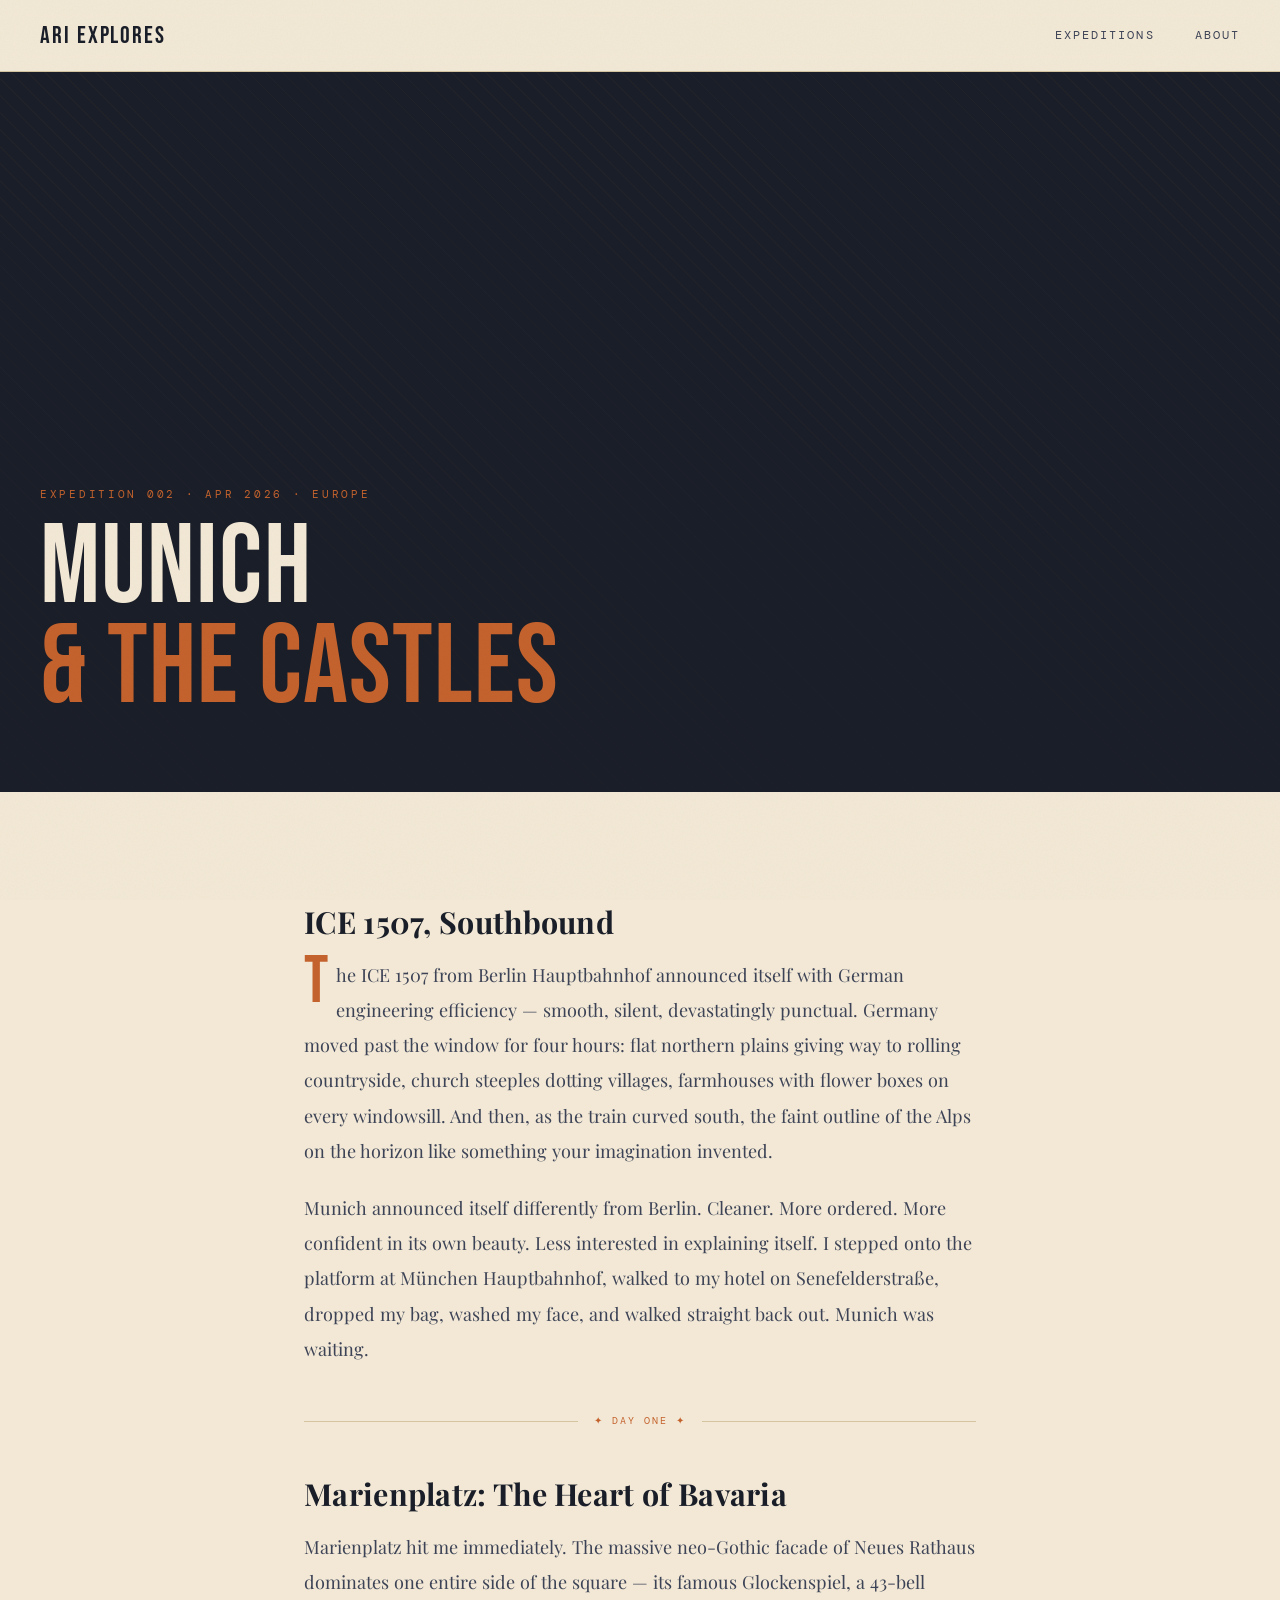
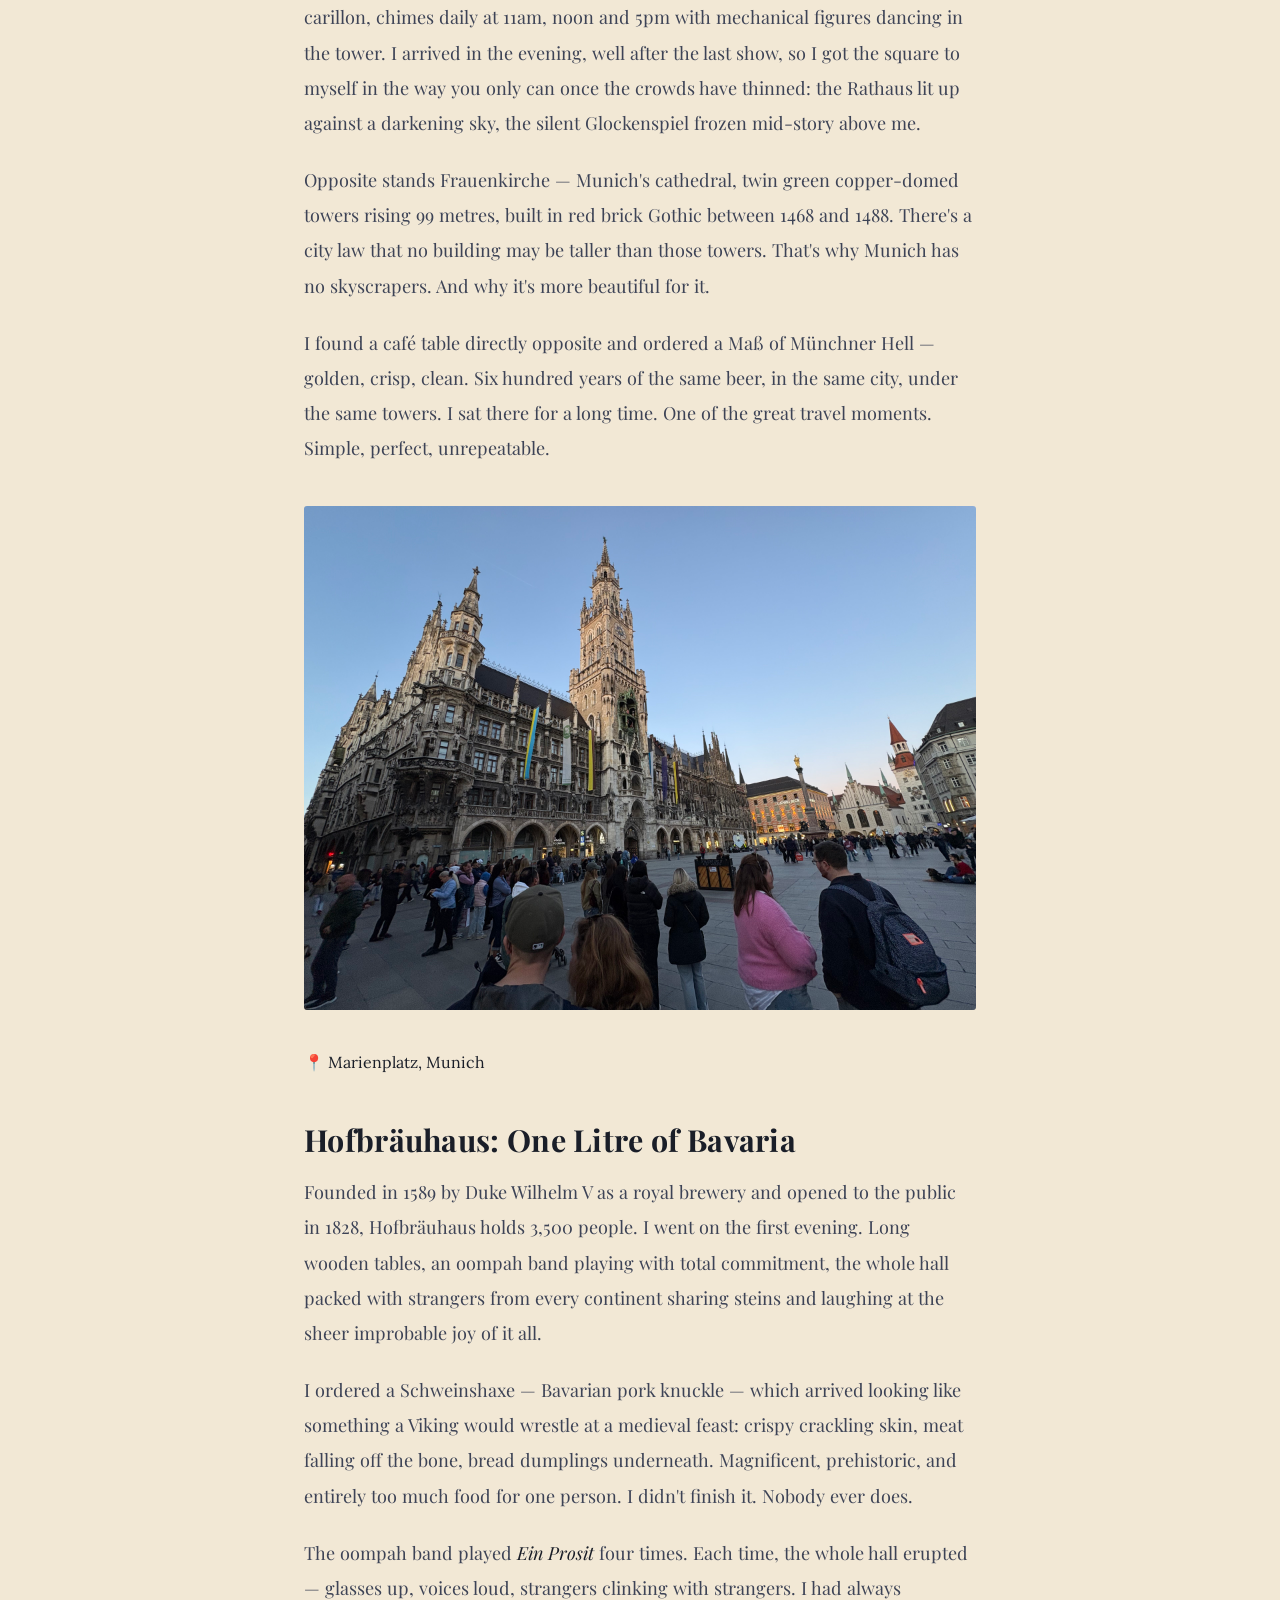
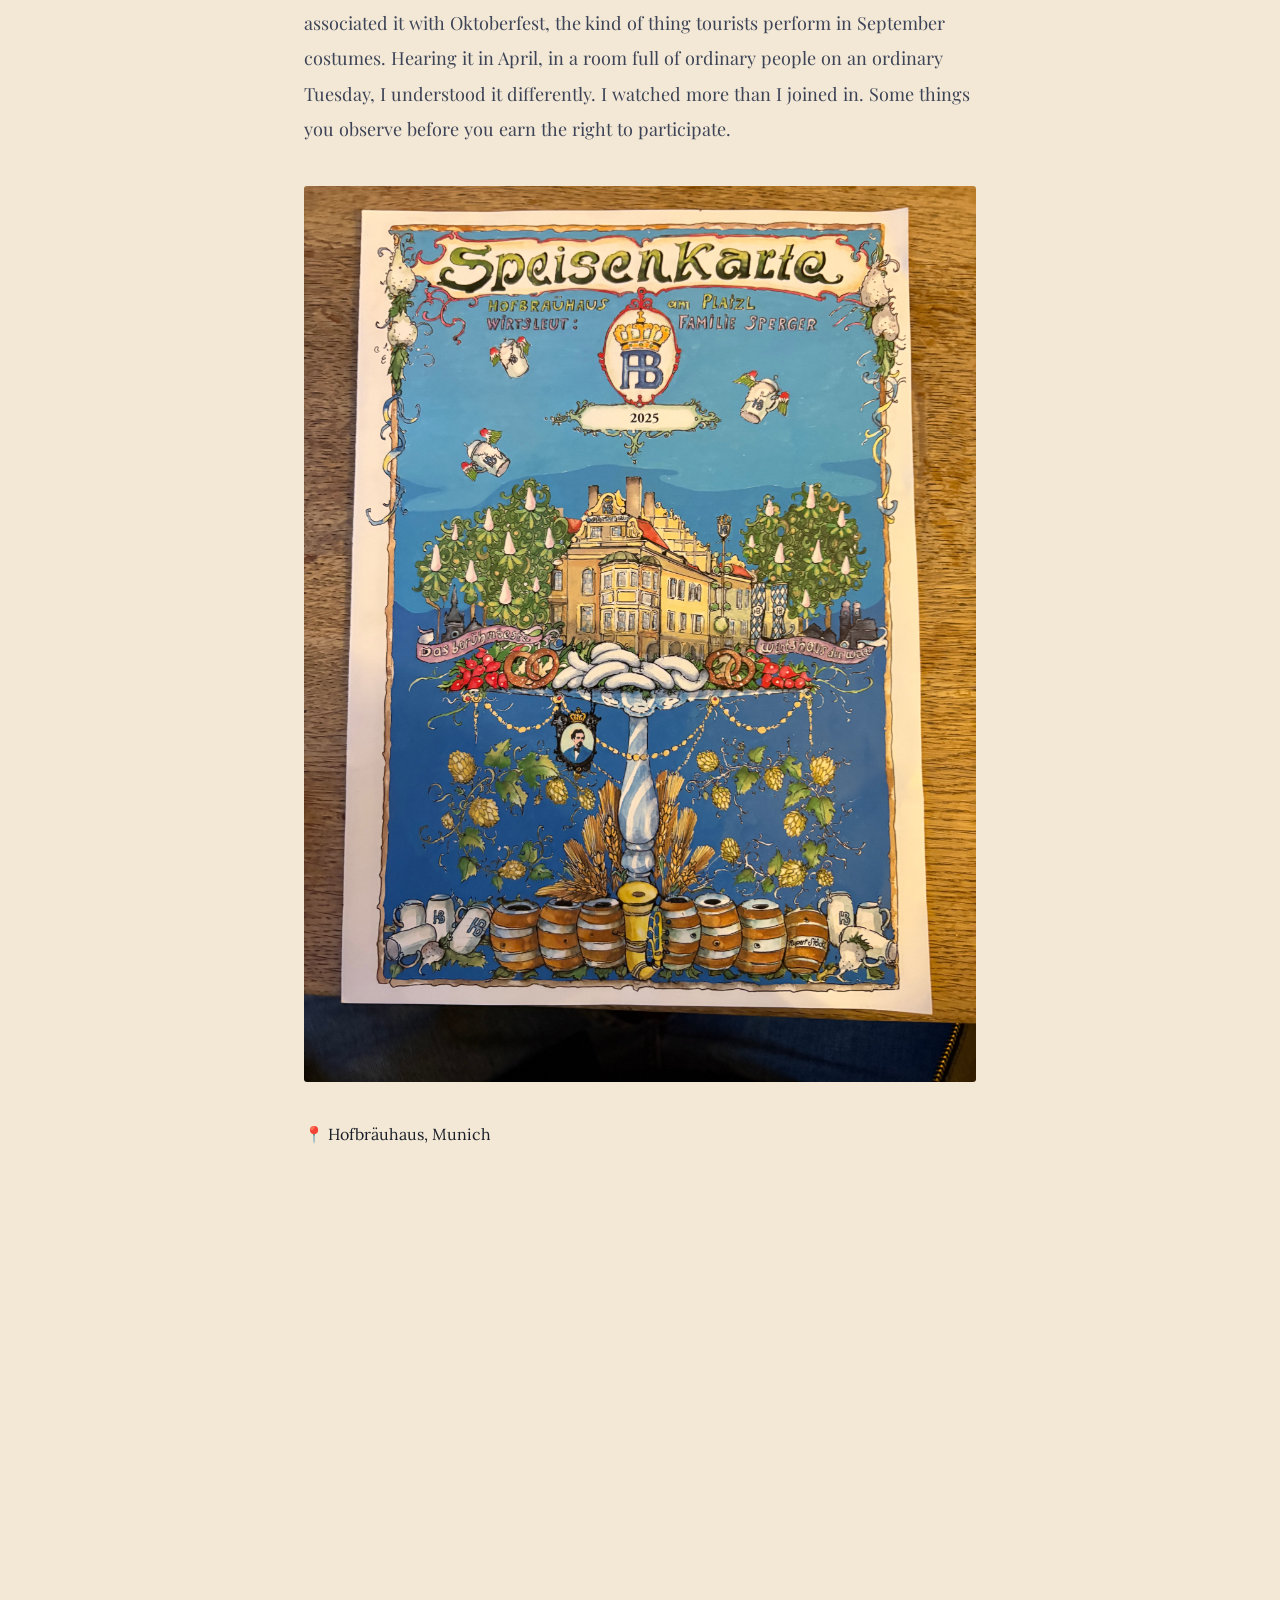
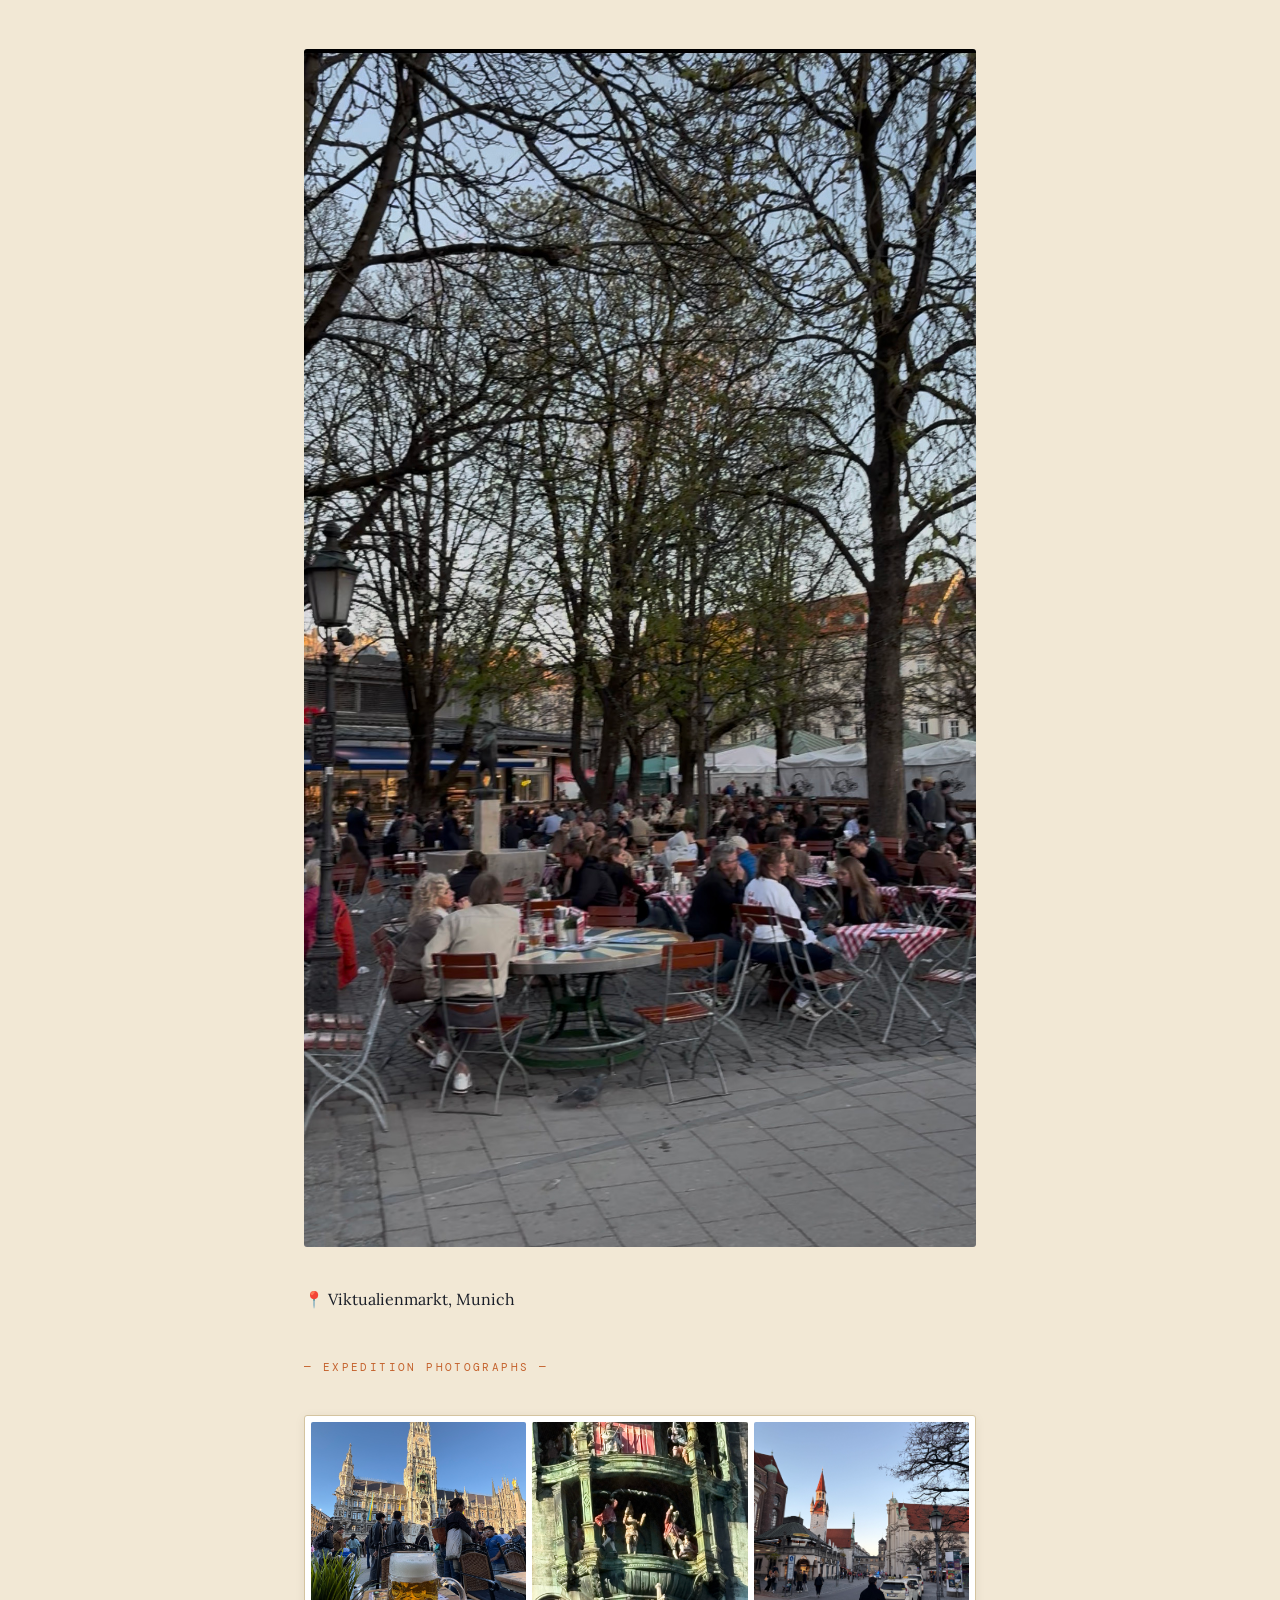
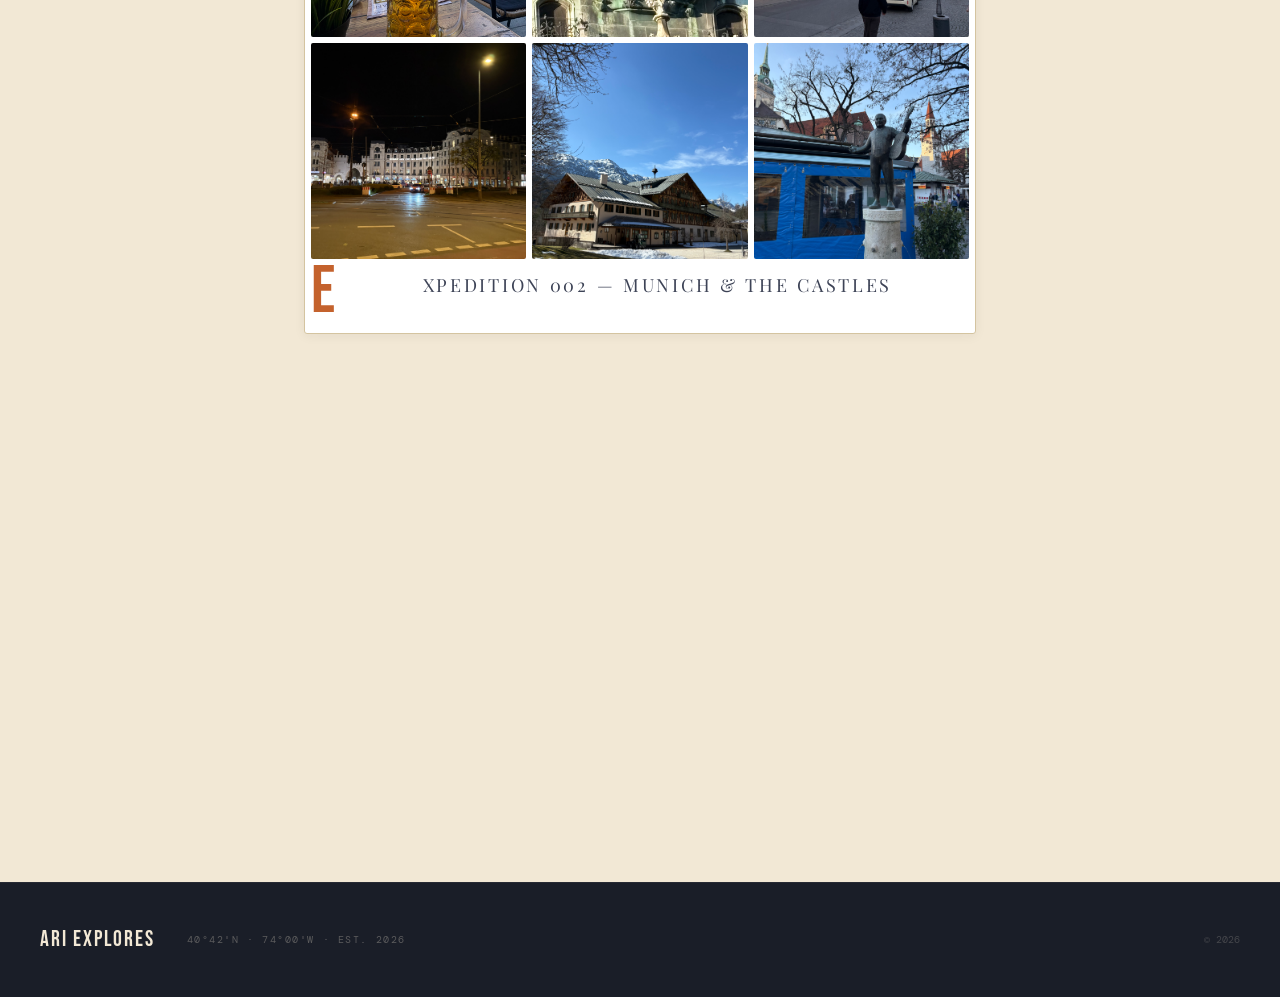
<file: trip-munich.html>
<!DOCTYPE html>
<html lang="en">
<head>
  <meta charset="UTF-8" />
  <meta name="viewport" content="width=device-width, initial-scale=1.0" />
  <title>Munich &amp; the Castles · Ari Explores</title>
  <meta name="description" content="Three days in Munich — a Maß at Hofbräuhaus, Ludwig's fairy-tale castles, and an unexpected conversation at 12,000 feet." />
  <link rel="canonical" href="https://ariexplores.com/trip-munich.html" />
  <meta property="og:title" content="Munich &amp; the Castles · Ari Explores" />
  <meta property="og:description" content="Beer halls, baroque churches, and a mad king's impossible dream. Three days in Bavaria." />
  <meta property="og:url" content="https://ariexplores.com/trip-munich.html" />
  <meta property="og:type" content="article" />
  <meta name="twitter:card" content="summary_large_image" />
  <meta name="twitter:title" content="Munich &amp; the Castles · Ari Explores" />
  <meta name="twitter:description" content="Beer halls, baroque churches, and a mad king's impossible dream. Three days in Bavaria." />
  <link href="https://cdn.jsdelivr.net/npm/bootstrap@5.3.3/dist/css/bootstrap.min.css" rel="stylesheet" />
  <link rel="stylesheet" href="css/style.css" />
</head>
<body>

  <div class="grain-overlay" aria-hidden="true"></div>

  <!-- Navigation -->
  <nav class="site-nav" id="siteNav">
    <div class="nav-inner">
      <a class="nav-brand" href="index.html">ARI EXPLORES</a>
      <div class="nav-links" id="navLinks">
        <a href="index.html" class="nav-link">Expeditions</a>
        <a href="about.html" class="nav-link">About</a>
      </div>
      <button class="nav-toggle" id="navToggle" aria-label="Toggle menu">MENU</button>
    </div>
  </nav>

  <!-- Trip Hero -->
  <div class="trip-hero trip-hero--text-only">
    <div class="trip-hero-content">
      <span class="trip-eyebrow">EXPEDITION 002 · APR 2026 · EUROPE</span>
      <h1>Munich<br><span style="color:var(--sienna);">&amp; the Castles</span></h1>
    </div>
  </div>

  <!-- Article -->
  <article class="article-body">

    <h2 class="reveal">ICE 1507, Southbound</h2>
    <p class="reveal">
      The ICE 1507 from Berlin Hauptbahnhof announced itself with German engineering
      efficiency — smooth, silent, devastatingly punctual. Germany moved past the window
      for four hours: flat northern plains giving way to rolling countryside, church steeples
      dotting villages, farmhouses with flower boxes on every windowsill. And then, as the
      train curved south, the faint outline of the Alps on the horizon like something your
      imagination invented.
    </p>
    <p class="reveal">
      Munich announced itself differently from Berlin. Cleaner. More ordered. More confident
      in its own beauty. Less interested in explaining itself. I stepped onto the platform at
      München Hauptbahnhof, walked to my hotel on Senefelderstraße, dropped my bag, washed
      my face, and walked straight back out. Munich was waiting.
    </p>

    <div class="art-divider reveal">
      <span class="art-divider-icon">✦ DAY ONE ✦</span>
    </div>

    <h2 class="reveal">Marienplatz: The Heart of Bavaria</h2>
    <p class="reveal">
      Marienplatz hit me immediately. The massive neo-Gothic facade of Neues Rathaus dominates
      one entire side of the square — its famous Glockenspiel, a 43-bell carillon, chimes
      daily at 11am, noon and 5pm with mechanical figures dancing in the tower. I arrived in
      the evening, well after the last show, so I got the square to myself in the way you only
      can once the crowds have thinned: the Rathaus lit up against a darkening sky, the silent
      Glockenspiel frozen mid-story above me.
    </p>
    <p class="reveal">
      Opposite stands Frauenkirche — Munich's cathedral, twin green copper-domed towers rising
      99 metres, built in red brick Gothic between 1468 and 1488. There's a city law that no
      building may be taller than those towers. That's why Munich has no skyscrapers. And why
      it's more beautiful for it.
    </p>
    <p class="reveal">
      I found a café table directly opposite and ordered a Maß of Münchner Hell — golden,
      crisp, clean. Six hundred years of the same beer, in the same city, under the same
      towers. I sat there for a long time. One of the great travel moments. Simple, perfect,
      unrepeatable.
    </p>

    <figure class="reveal">
      <img src="images/munich/marienplatz.jpeg" alt="Marienplatz with Neues Rathaus at dusk" class="article-photo" />
      <figcaption>📍 Marienplatz, Munich</figcaption>
    </figure>

    <h2 class="reveal">Hofbräuhaus: One Litre of Bavaria</h2>
    <p class="reveal">
      Founded in 1589 by Duke Wilhelm V as a royal brewery and opened to the public in 1828,
      Hofbräuhaus holds 3,500 people. I went on the first evening. Long wooden tables, an
      oompah band playing with total commitment, the whole hall packed with strangers from
      every continent sharing steins and laughing at the sheer improbable joy of it all.
    </p>
    <p class="reveal">
      I ordered a Schweinshaxe — Bavarian pork knuckle — which arrived looking like something
      a Viking would wrestle at a medieval feast: crispy crackling skin, meat falling off the
      bone, bread dumplings underneath. Magnificent, prehistoric, and entirely too much food
      for one person. I didn't finish it. Nobody ever does.
    </p>
    <p class="reveal">
      The oompah band played <em>Ein Prosit</em> four times. Each time, the whole hall
      erupted — glasses up, voices loud, strangers clinking with strangers. I had always
      associated it with Oktoberfest, the kind of thing tourists perform in September
      costumes. Hearing it in April, in a room full of ordinary people on an ordinary
      Tuesday, I understood it differently. I watched more than I joined in. Some things
      you observe before you earn the right to participate.
    </p>

    <figure class="reveal">
      <img src="images/munich/hofbrauhaus.jpg" alt="Hofbräuhaus interior with communal tables and oompah band" class="article-photo" />
      <figcaption>📍 Hofbräuhaus, Munich</figcaption>
    </figure>

    <div class="art-divider reveal">
      <span class="art-divider-icon">✦ DAY TWO ✦</span>
    </div>

    <h2 class="reveal">Oberammergau &amp; the Road to Linderhof</h2>
    <p class="reveal">
      On the second day I took a tour bus south into the Bavarian Alps. The first stop
      was Oberammergau — a small village famous for its Passion Play (performed every
      ten years since 1634) and its remarkable tradition of façade painting: entire
      building fronts covered in trompe-l'oeil scenes of Biblical stories, pastoral
      landscapes, and elaborate folk designs. The effect, walking down a village street
      in early April with spring just arriving, is hallucinatory. Nothing looks quite
      solid.
    </p>
    <p class="reveal">
      From Oberammergau, the bus climbed higher into the mountains to Linderhof — the
      smallest of King Ludwig II's three palaces and the only one he lived in long enough
      to actually enjoy. It sits in a formal French garden in a valley ringed by forest:
      terraced fountains, manicured hedges, a small temple on the hillside. Inside,
      the rooms are relentlessly gilded — gold on the walls, gold on the ceiling, gold
      on the furniture. The dining table could be lowered through the floor into the
      kitchen below, allowing Ludwig to eat alone without ever encountering his servants.
      The man had a complicated relationship with other people.
    </p>
    <p class="reveal">
      Below the palace, in the hillside, is the Venus Grotto: an artificial stalactite
      cave built around a small lake, illuminated by coloured lights, containing a golden
      shell-shaped boat in which Ludwig would float in the dark and listen to Wagner
      performed by musicians hidden on the far shore. I have no way to improve on this
      fact. It is already perfect. A beautiful, eccentric, extraordinary man.
    </p>

    <figure class="reveal">
      <img src="images/munich/linderhof.jpg" alt="Linderhof Palace in the Bavarian Alps" class="article-photo" />
      <figcaption>📍 Linderhof Palace, Bavaria</figcaption>
    </figure>

    <div class="art-divider reveal">
      <span class="art-divider-icon">✦ NEUSCHWANSTEIN ✦</span>
    </div>

    <h2 class="reveal">The Castle in the Clouds</h2>
    <p class="reveal">
      Neuschwanstein is where the road ends and the fairy tale begins. It sits on a
      rocky outcrop above the village of Hohenschwangau, half-hidden by forest and
      cloud, its white limestone towers rising against whatever sky the Alps have decided
      to provide that day. Ludwig II began building it in 1869 and never finished it.
      He died in 1886 — found floating face-down in the Starnberger See under
      circumstances that have never been fully explained — and construction stopped with
      15 rooms complete out of a planned 200. He had lived in the castle for 172 days.
      It opened to tourists seven weeks after his death.
    </p>
    <p class="reveal">
      The completed rooms are extraordinary. The Throne Room has no throne — Ludwig died
      before it was installed — but the space designed to hold it is Byzantine and vast:
      cobalt blue ceiling studded with gilt stars, a two-storey mosaic floor of animals
      and plants, columns of red porphyry. A throne was planned here that was never placed.
      The absence of it is somehow more powerful than any throne could have been.
    </p>
    <p class="reveal">
      The Singer's Hall was built for concerts that were never held. Ludwig's bedroom took
      four and a half years to carve — every surface covered with scenes from Tristan and
      Isolde — and he slept in it for eleven nights. The guide told us this with a tone
      that suggested she had made peace with the extravagance. I had not.
    </p>


    <h2 class="reveal">A Conversation at Altitude</h2>
    <p class="reveal">
      On the bus to Neuschwanstein, I sat next to Doug — a retired schoolteacher from
      California, fluent in German in the way that only comes from decades of deliberate
      practice. We clicked immediately. I had not spoken English in four days; the words
      came out of me with a kind of relief I hadn't anticipated, like finally setting down
      something heavy.
    </p>
    <p class="reveal">
      In the seats directly behind us sat Kai and Machi, a Japanese couple. Their English
      was limited — fragments, really, held together with hand gestures and an expressiveness
      that made language feel almost beside the point. They were heading to the castle too,
      but they were nervous about the climb: unfamiliar terrain, unfamiliar language, the
      particular anxiety of being far from anything you recognise. When they realised I was
      heading up too, something shifted in them. They didn't say much. They didn't need to.
      They just stayed close.
    </p>
    <p class="reveal">
      I stayed with them the whole way up — not because anyone asked me to, but because it
      was clear that my being there mattered to them in a way that cost me nothing and meant
      everything to them. Doug walked with us too, occasionally translating a sign or a
      direction into something useful. The four of us reached the top together.
      The castle was extraordinary. The company was better.
    </p>
    <p class="reveal">
      We had lunch together at the base afterwards — four strangers from three continents,
      laughing and sharing stories over schnitzel in the shadow of a fairy tale.
    </p>
    <blockquote class="reveal">
      <em>"They said my company made their day easier. What they didn't know was that they
      made my whole trip richer."</em>
    </blockquote>
    <p class="reveal">This is why you travel alone.</p>

    <h2 class="reveal">Viktualienmarkt</h2>
    <p class="reveal">
      Back in Munich that evening, I stopped at Viktualienmarkt — the open-air food market
      two minutes from Marienplatz, running since 1807, with a beer garden right at its
      centre. I pulled up a bench, ordered a beer and a wrap, and ate among locals who had
      clearly been doing exactly this for years. No tourist performance, no queue. Just the
      market going about its business around me, the sun still on the tables, and the
      particular satisfaction of sitting somewhere exactly like a person who belongs there.
    </p>

    <figure class="reveal">
      <img src="images/munich/Viktualienmarkt.jpg" alt="Viktualienmarkt beer garden, Munich" class="article-photo" />
      <figcaption>📍 Viktualienmarkt, Munich</figcaption>
    </figure>

    <!-- Photo gallery -->
    <div class="reveal mt-5">
      <span class="gallery-label">— EXPEDITION PHOTOGRAPHS —</span>
      <div class="gallery-frame">
        <div class="gallery-grid">
          <div class="g-item"><img src="images/munich/mass-marienplatz.jpg" alt="Maß of beer with Neues Rathaus, Marienplatz"><span class="g-label">📍 Marienplatz, Munich</span></div>
          <div class="g-item"><img src="images/munich/glockenspiel.jpg" alt="Glockenspiel figures, Neues Rathaus"><span class="g-label">📍 Glockenspiel · Neues Rathaus</span></div>
          <div class="g-item"><img src="images/munich/peterskirche-street.jpg" alt="Street near Marienplatz with St. Peter's Church"><span class="g-label">📍 St. Peter's Church, Munich</span></div>
          <div class="g-item"><img src="images/munich/karlsplatz-night.jpg" alt="Karlsplatz at night"><span class="g-label">📍 Karlsplatz, Munich</span></div>
          <div class="g-item"><img src="images/munich/oberammergau-alps.jpg" alt="Bavarian chalet with snow-capped Alps"><span class="g-label">📍 Oberammergau, Bavaria</span></div>
          <div class="g-item"><img src="images/munich/viktualienmarkt-statue.jpg" alt="Statue near Viktualienmarkt"><span class="g-label">📍 Viktualienmarkt, Munich</span></div>
        </div>
        <p class="gallery-frame-label">EXPEDITION 002 — MUNICH &amp; THE CASTLES</p>
      </div>
    </div>

    <div class="art-divider reveal">
      <span class="art-divider-icon">✦</span>
    </div>

    <!-- Love Button -->
    <div class="love-wrap reveal">
      <p class="love-caption">Did this story move you?</p>
      <button class="love-btn" id="loveBtn" onclick="toggleLove('munich')">
        <span class="heart">♥</span>
        <span class="love-label">Show some love</span>
        <span class="love-count" id="loveCount">0</span>
      </button>
    </div>


    <div class="art-divider reveal">
      <span class="art-divider-icon">✦</span>
    </div>

    <div class="reveal pb-5">
      <a href="index.html" class="about-link">← Back to All Expeditions</a>
    </div>

  </article>

  <!-- Footer -->
  <footer class="site-footer">
    <div class="footer-inner">
      <span class="footer-brand">ARI EXPLORES</span>
      <span class="footer-coords">40°42'N · 74°00'W · EST. 2026</span>
      <span class="footer-copy">© 2026</span>
    </div>
  </footer>

  <button id="backToTop" title="Back to top" aria-label="Back to top">↑</button>

  <script src="https://cdn.jsdelivr.net/npm/bootstrap@5.3.3/dist/js/bootstrap.bundle.min.js"></script>
  <script src="js/main.js"></script>
</body>
</html>
</file>
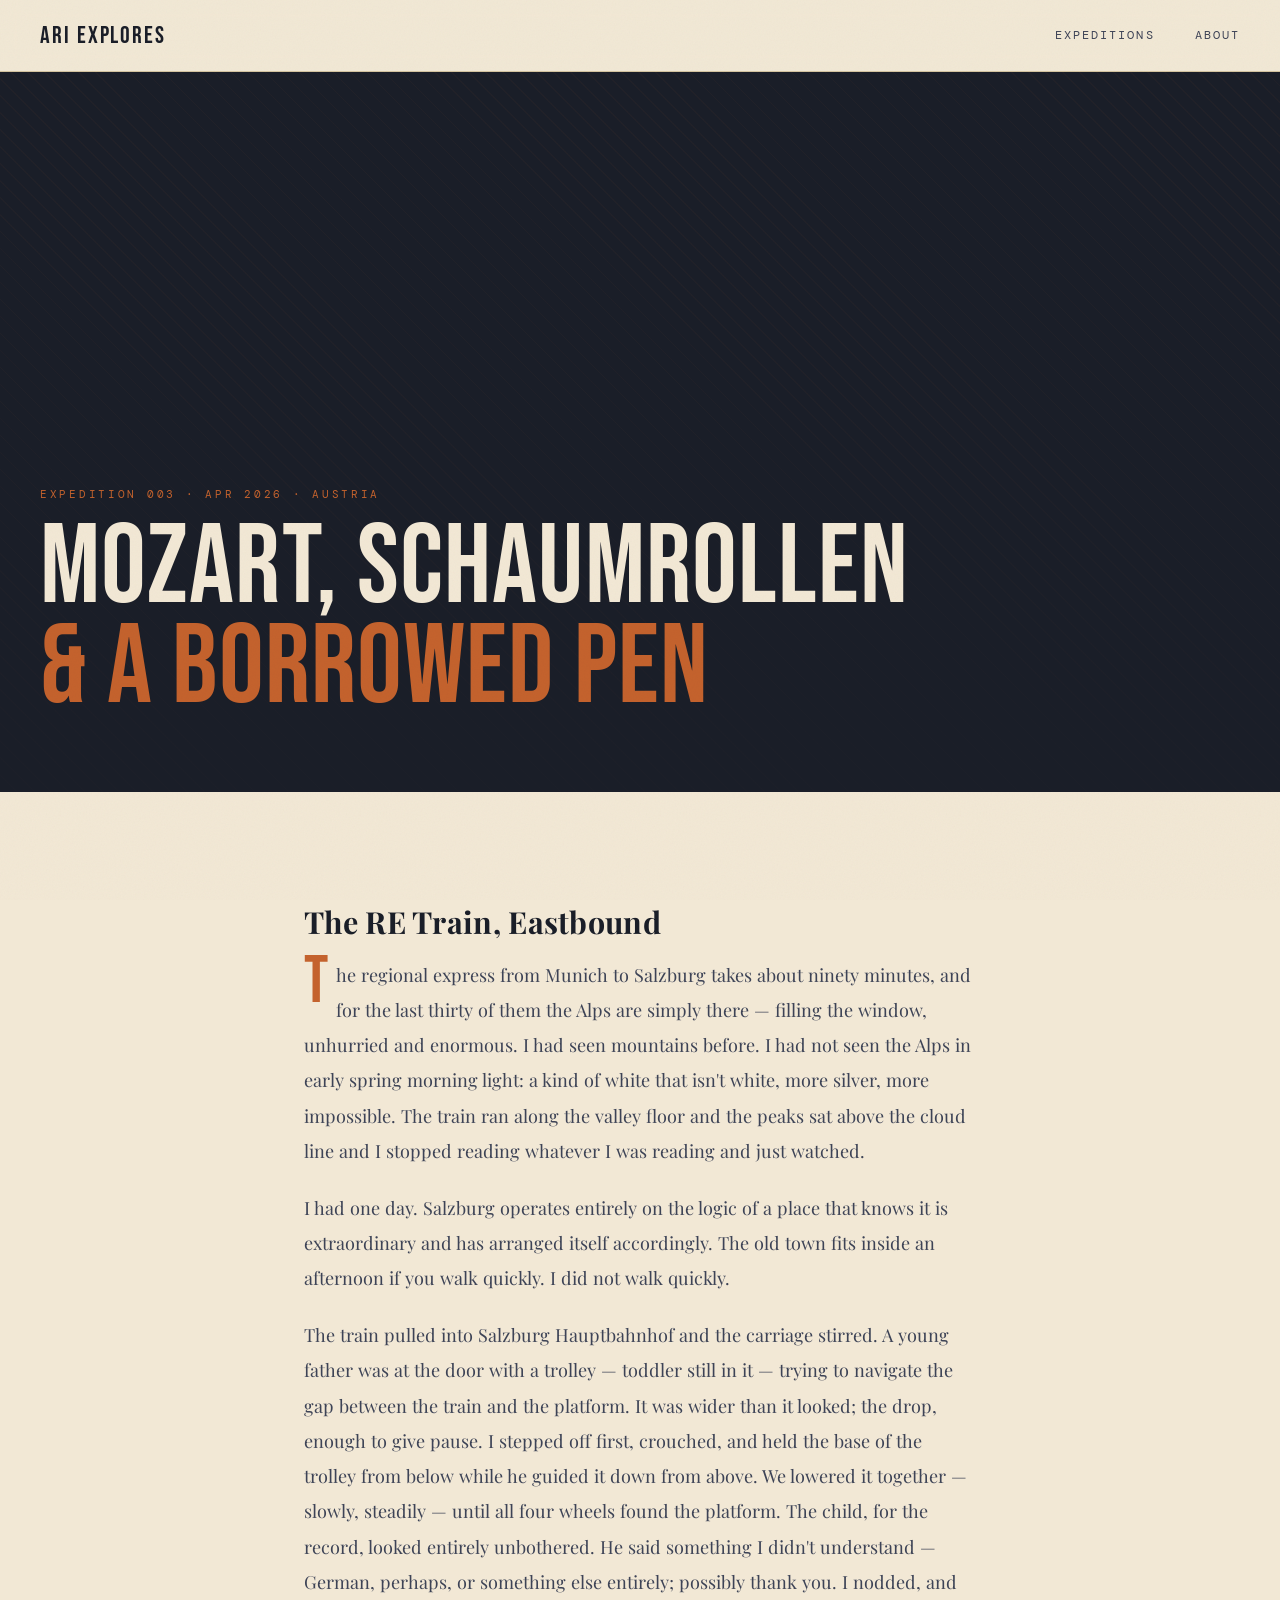
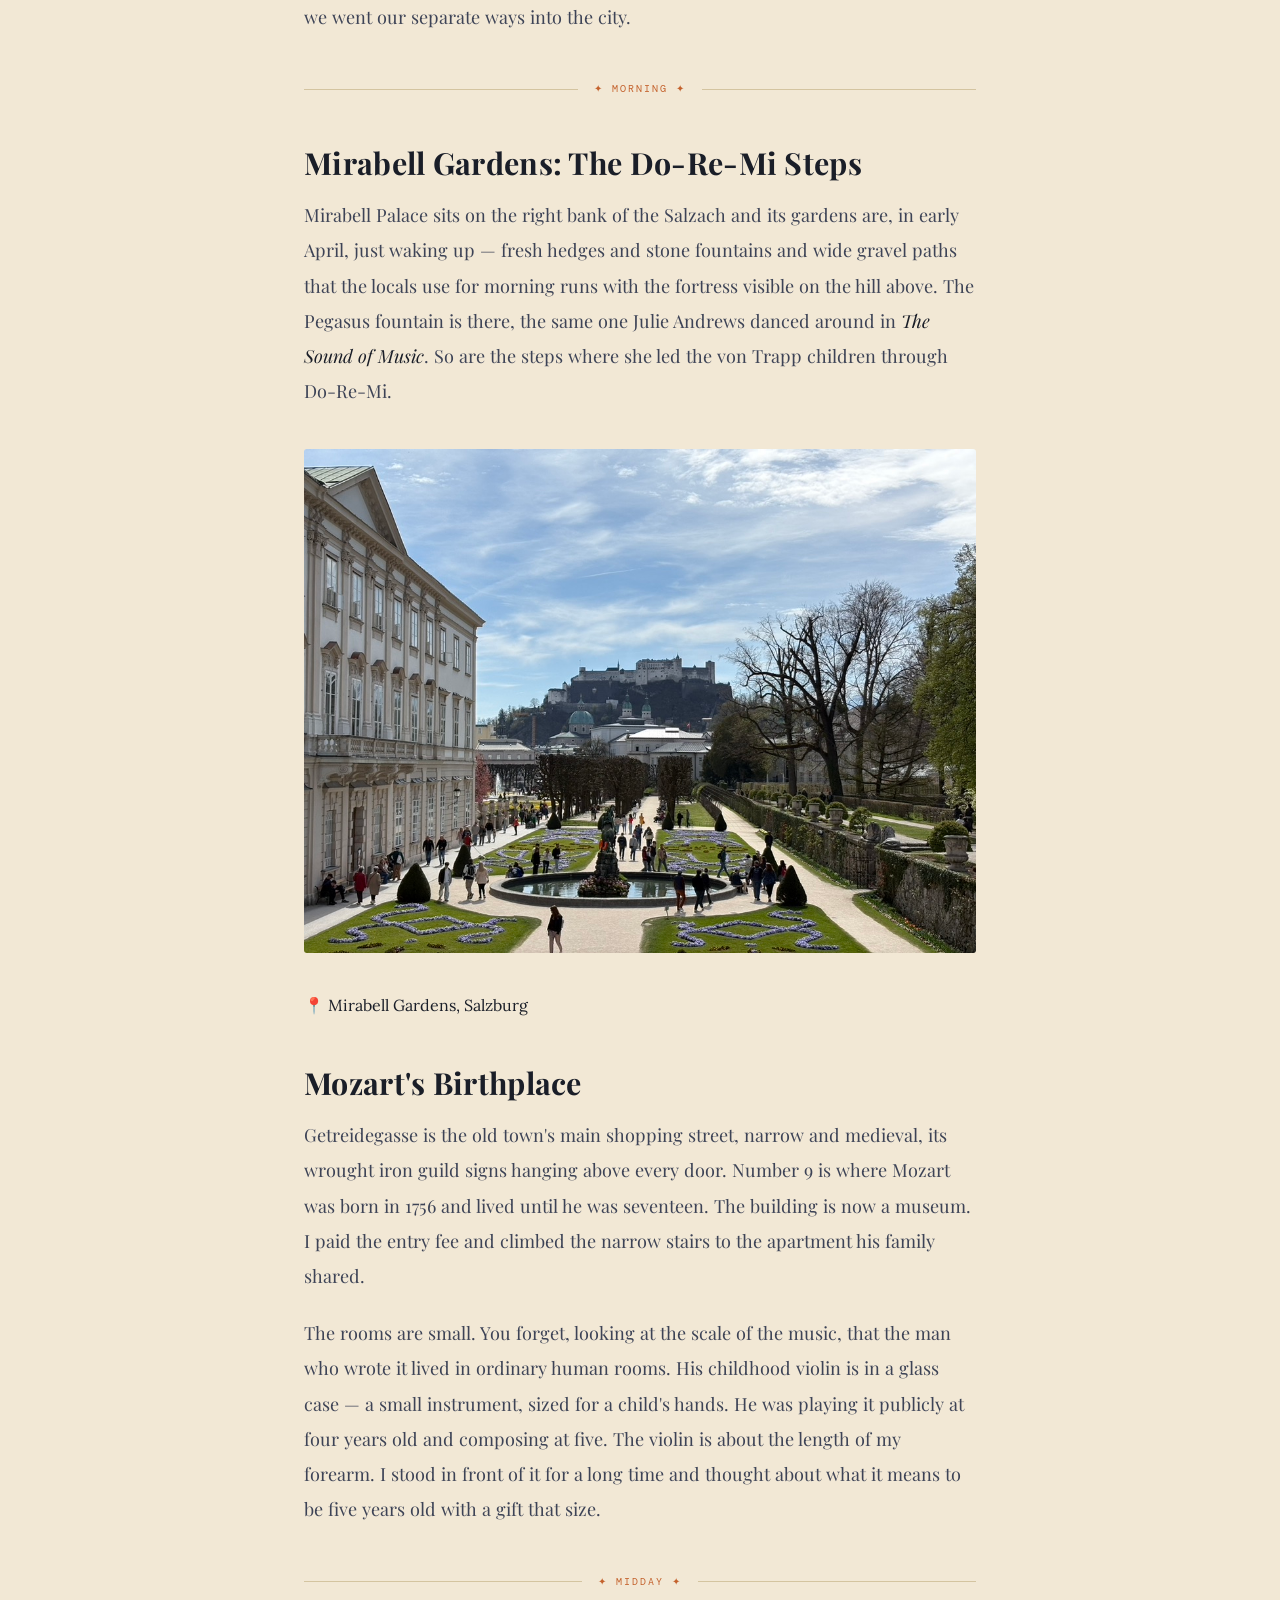
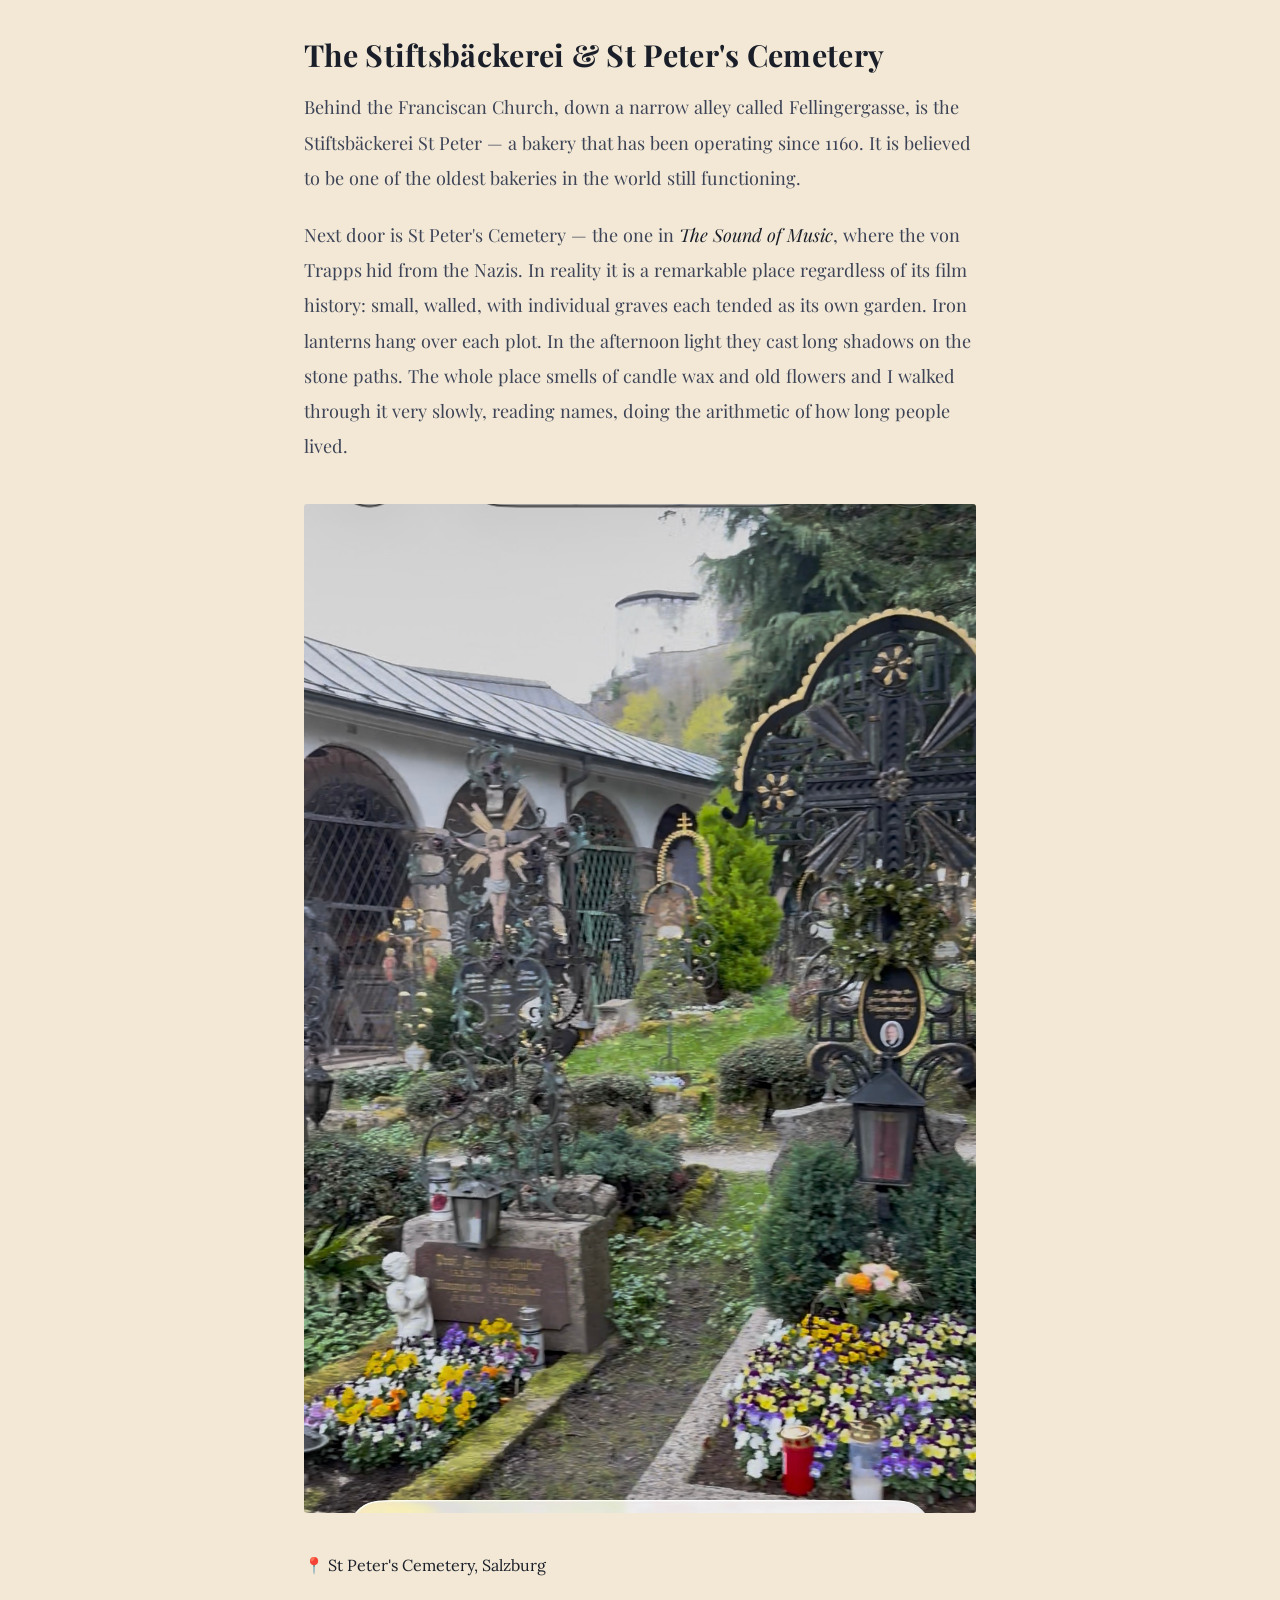
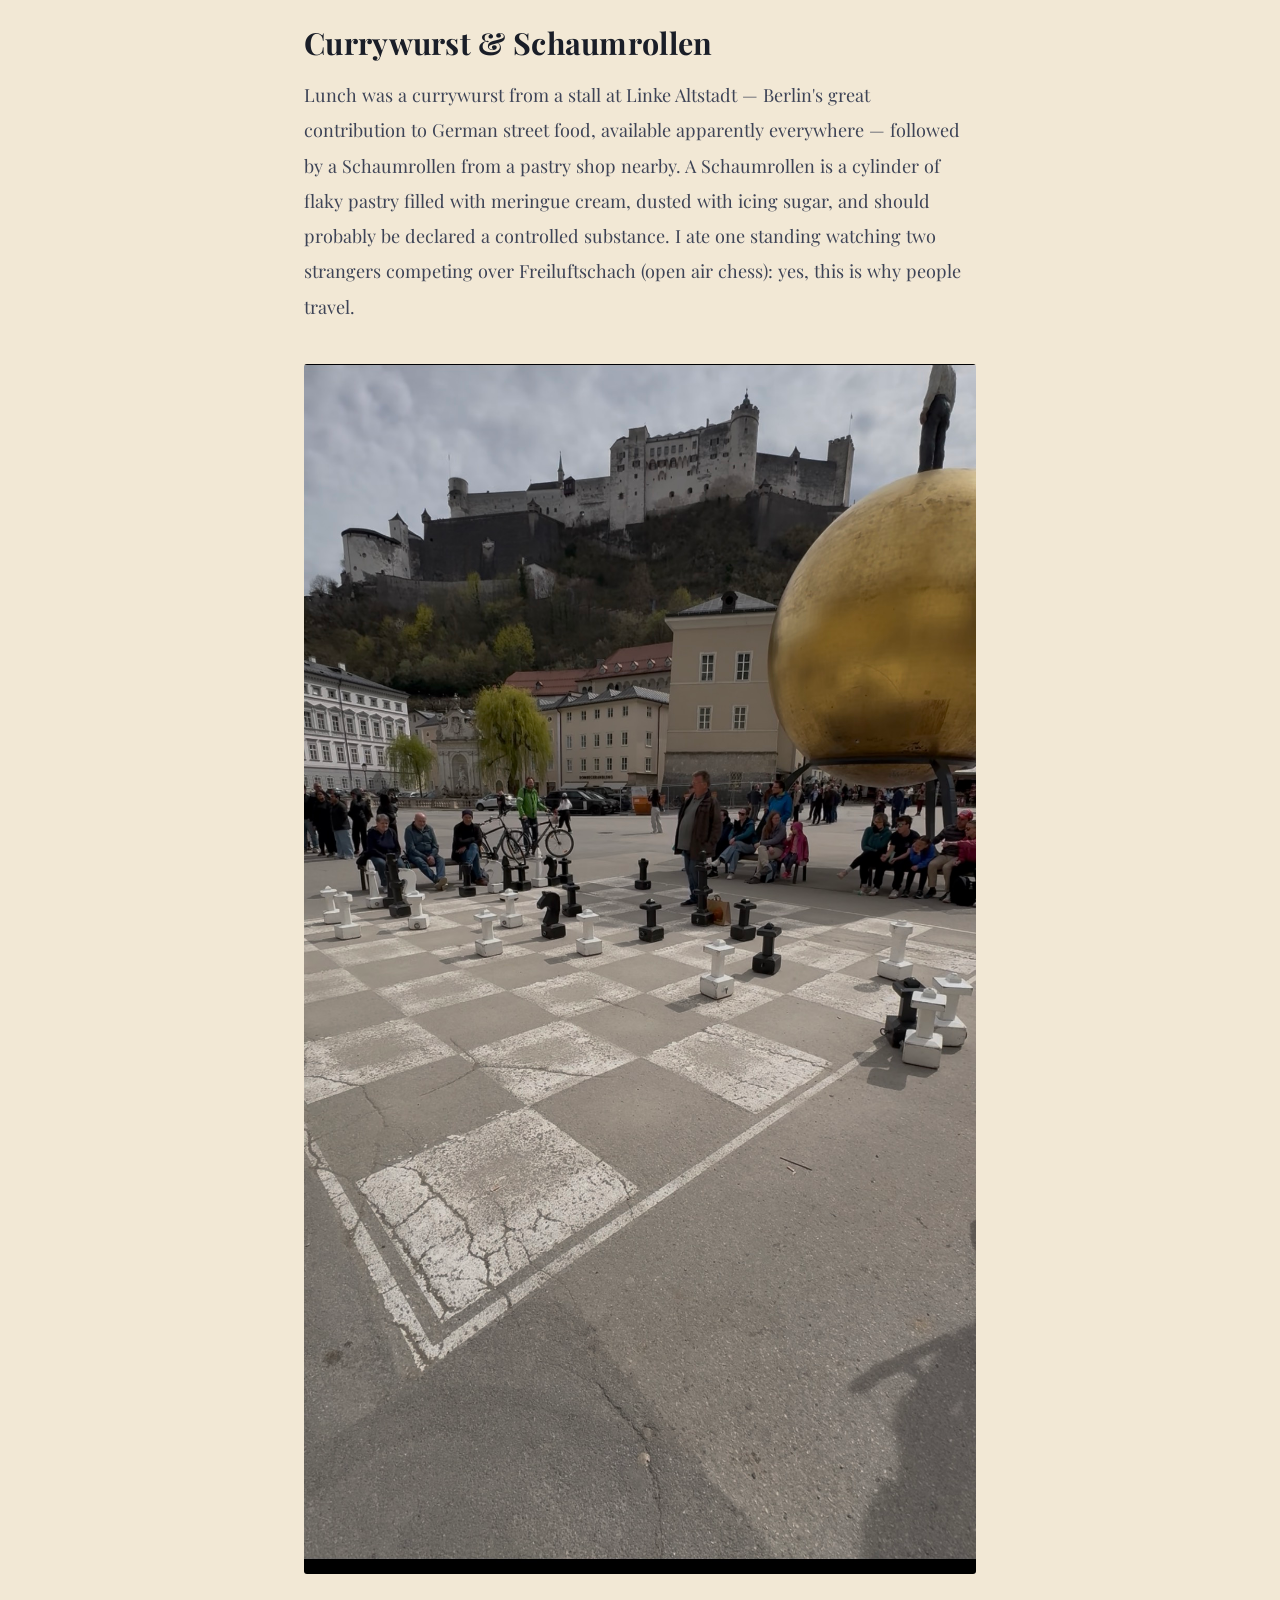
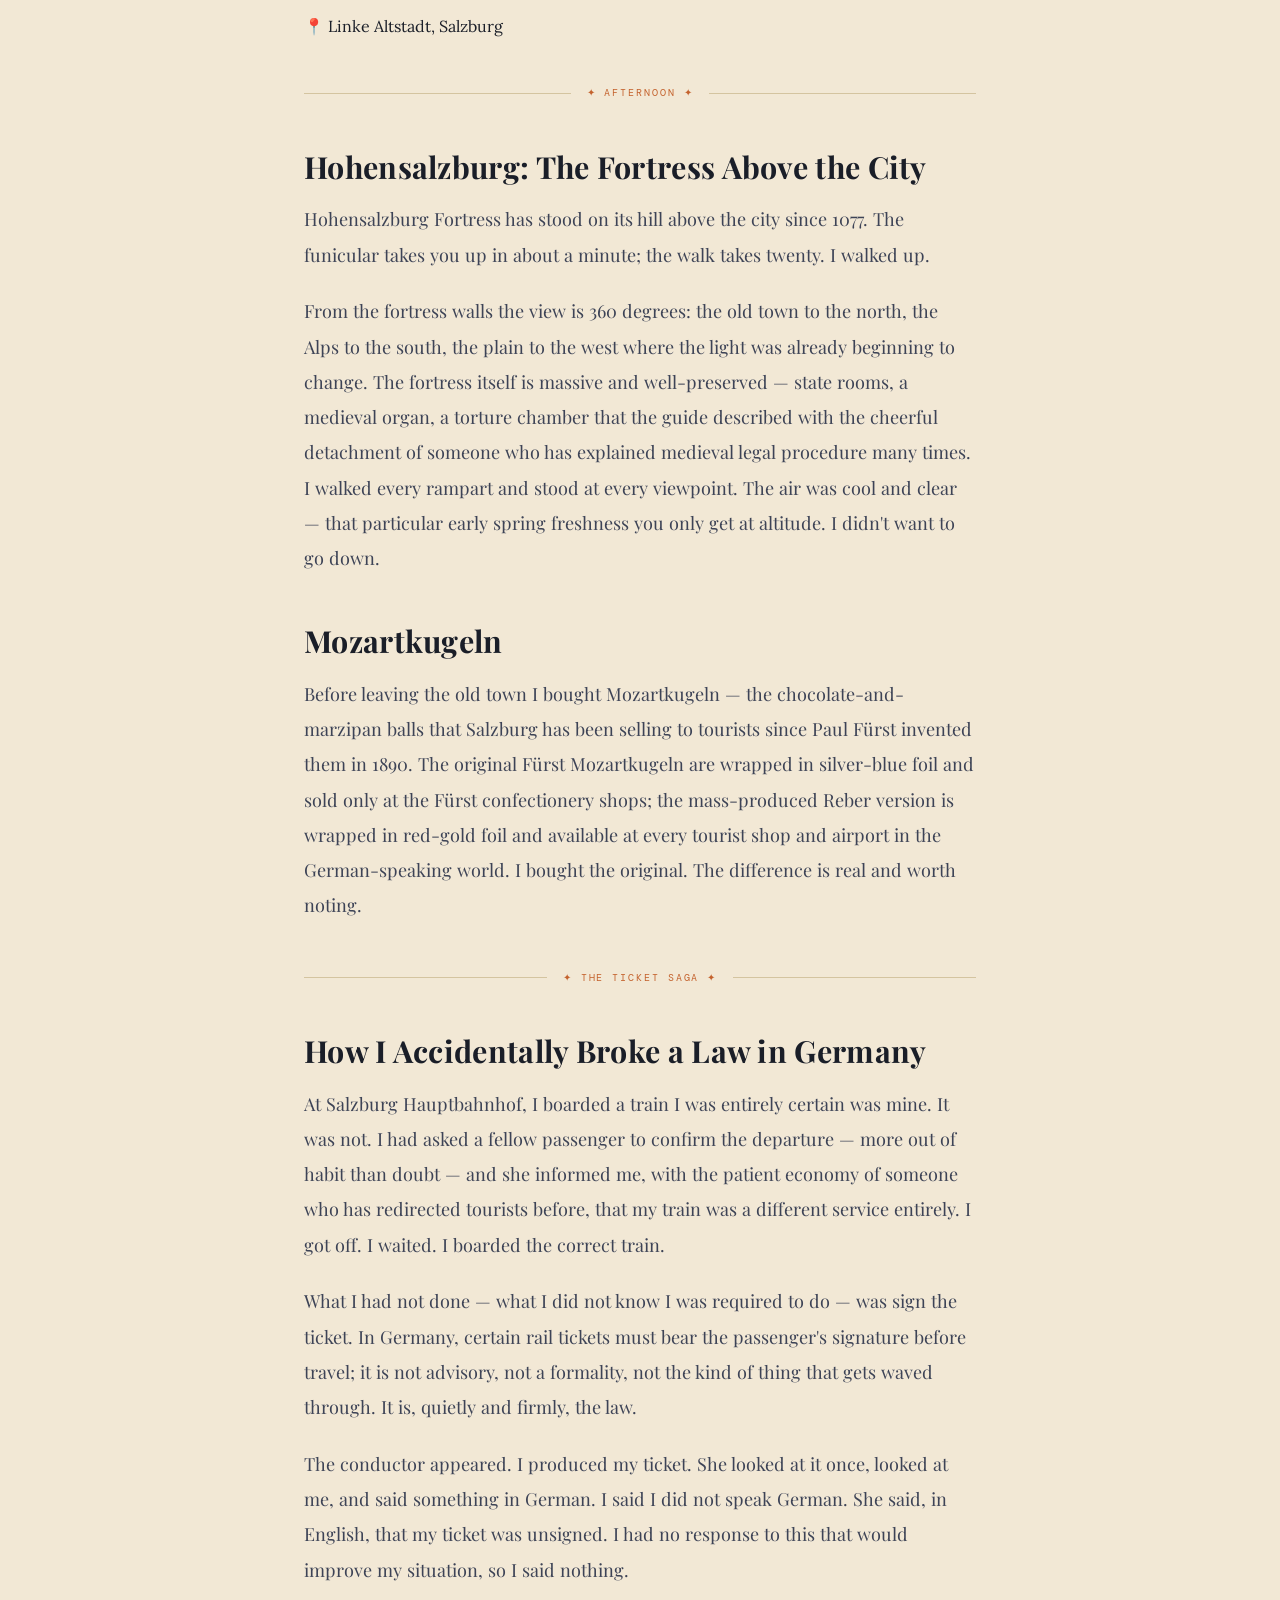
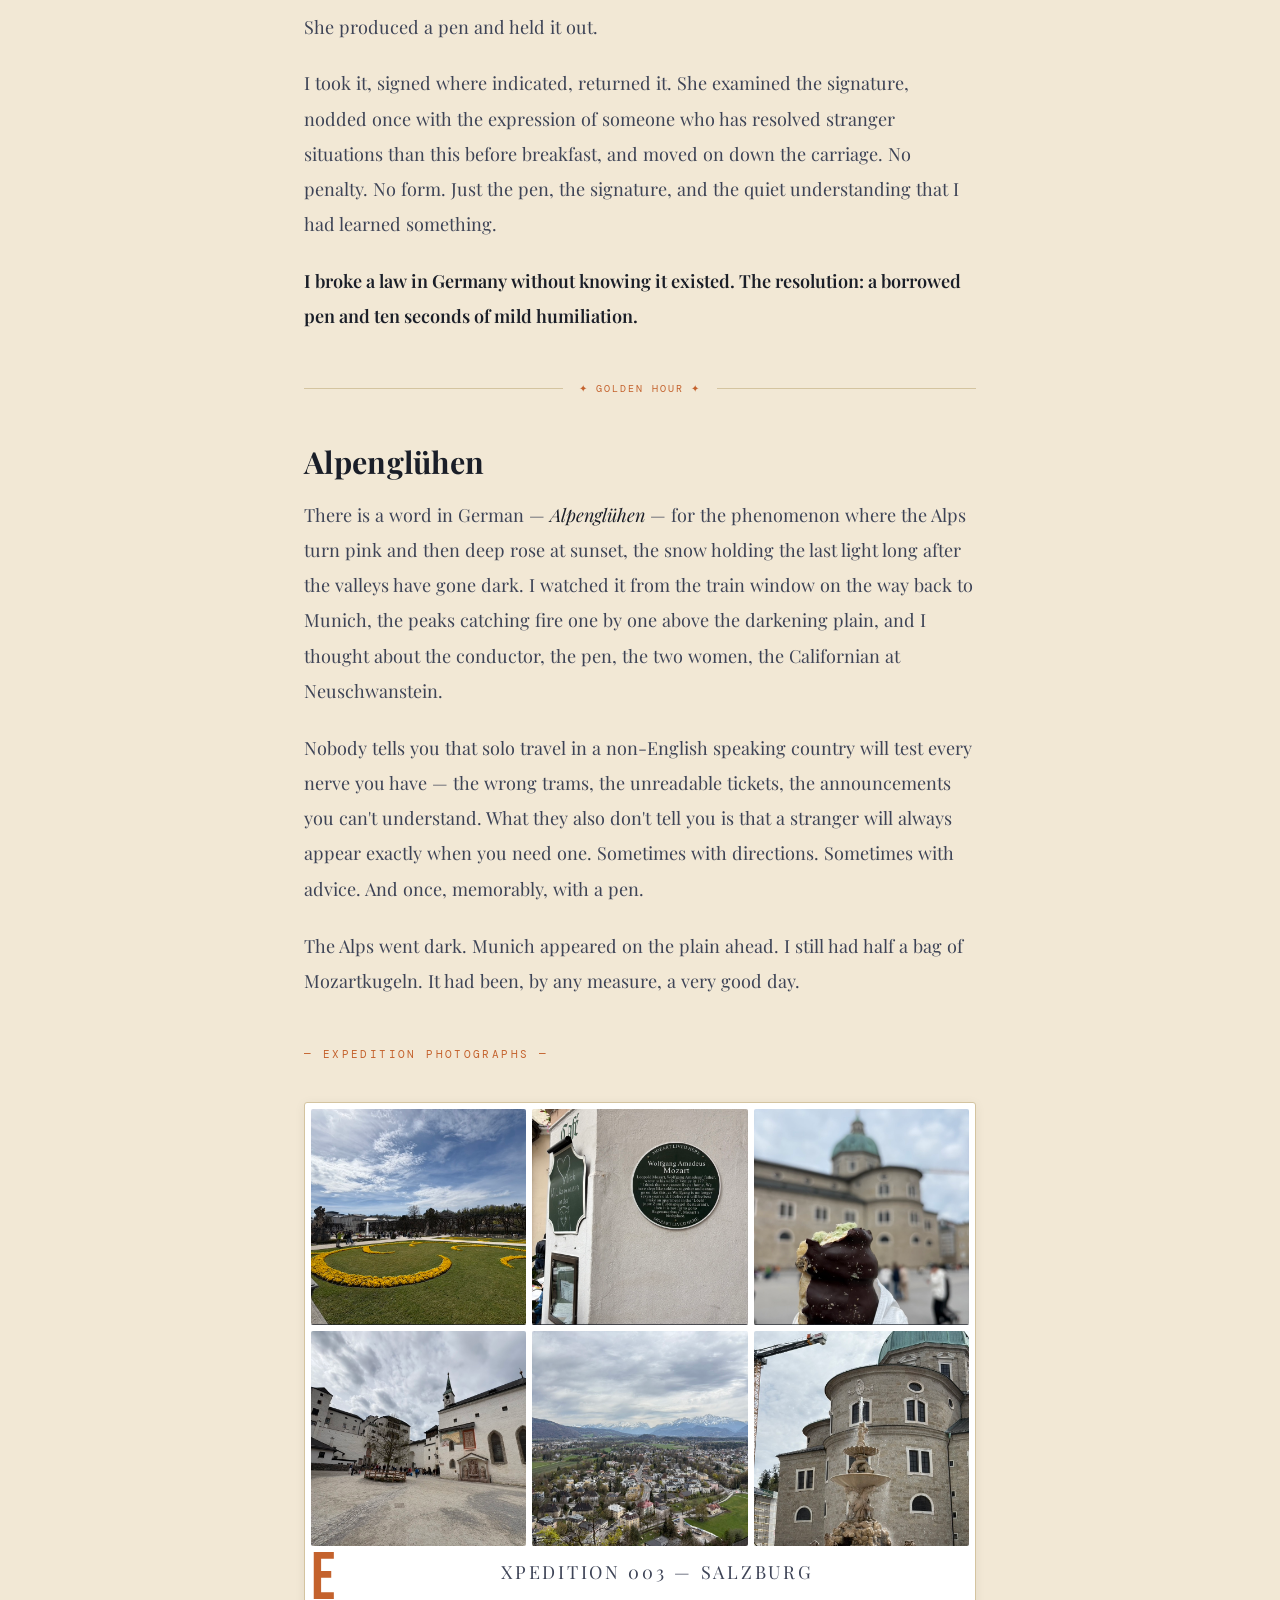
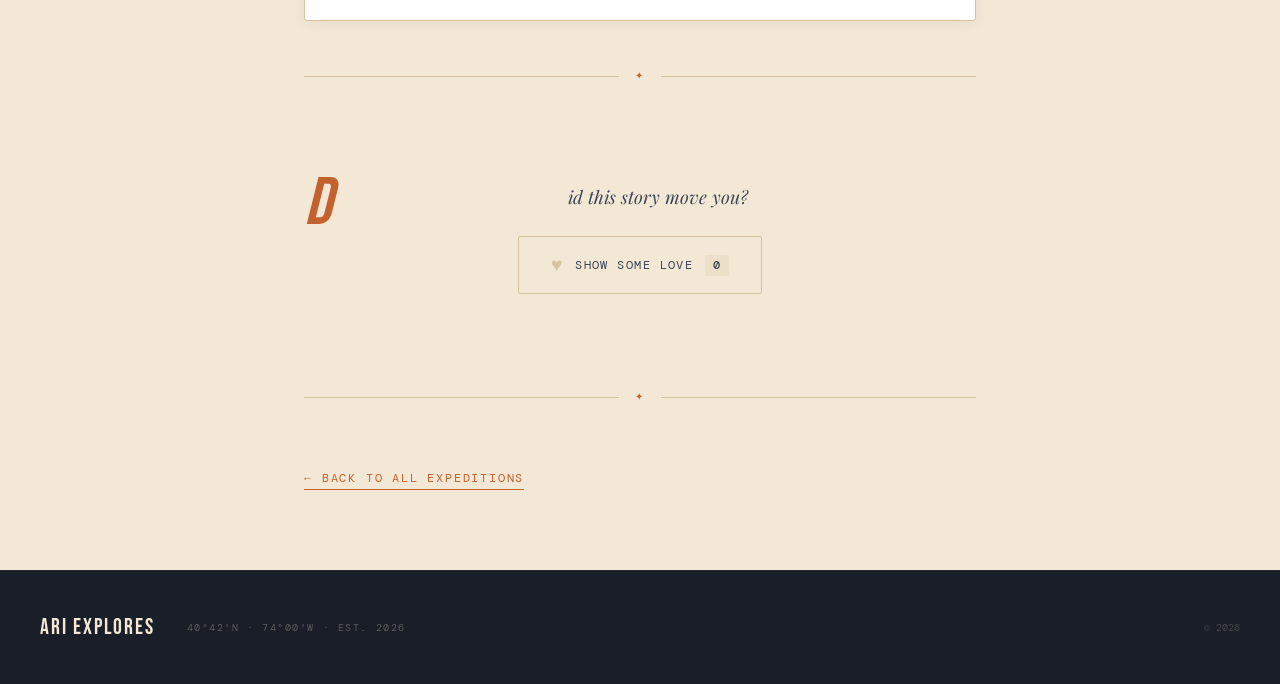
<file: trip-salzburg.html>
<!DOCTYPE html>
<html lang="en">
<head>
  <meta charset="UTF-8" />
  <meta name="viewport" content="width=device-width, initial-scale=1.0" />
  <title>Mozart, Schaumrollen &amp; a Borrowed Pen · Ari Explores</title>
  <meta name="description" content="One day in Salzburg — Mozart, a fortress, Mozartkugeln, and a train ticket incident that ended with a borrowed pen and a silent stare." />
  <link rel="canonical" href="https://ariexplores.com/trip-salzburg.html" />
  <meta property="og:title" content="Mozart, Schaumrollen &amp; a Borrowed Pen · Ari Explores" />
  <meta property="og:description" content="Mozart, a fortress, Schaumrollen, and how I accidentally broke a law in Germany. Expedition 003." />
  <meta property="og:url" content="https://ariexplores.com/trip-salzburg.html" />
  <meta property="og:type" content="article" />
  <meta name="twitter:card" content="summary_large_image" />
  <meta name="twitter:title" content="Mozart, Schaumrollen &amp; a Borrowed Pen · Ari Explores" />
  <meta name="twitter:description" content="Mozart, a fortress, and how I accidentally broke a law in Germany. One unforgettable day." />
  <link href="https://cdn.jsdelivr.net/npm/bootstrap@5.3.3/dist/css/bootstrap.min.css" rel="stylesheet" />
  <link rel="stylesheet" href="css/style.css" />
</head>
<body>

  <div class="grain-overlay" aria-hidden="true"></div>

  <!-- Navigation -->
  <nav class="site-nav" id="siteNav">
    <div class="nav-inner">
      <a class="nav-brand" href="index.html">ARI EXPLORES</a>
      <div class="nav-links" id="navLinks">
        <a href="index.html" class="nav-link">Expeditions</a>
        <a href="about.html" class="nav-link">About</a>
      </div>
      <button class="nav-toggle" id="navToggle" aria-label="Toggle menu">MENU</button>
    </div>
  </nav>

  <!-- Trip Hero -->
  <div class="trip-hero trip-hero--text-only">
    <div class="trip-hero-content">
      <span class="trip-eyebrow">EXPEDITION 003 · APR 2026 · AUSTRIA</span>
      <h1>Mozart, Schaumrollen<br><span style="color:var(--sienna);">&amp; a Borrowed Pen</span></h1>
    </div>
  </div>

  <!-- Article -->
  <article class="article-body">

    <h2 class="reveal">The RE Train, Eastbound</h2>
    <p class="reveal">
      The regional express from Munich to Salzburg takes about ninety minutes, and for
      the last thirty of them the Alps are simply there — filling the window, unhurried
      and enormous. I had seen mountains before. I had not seen the Alps in early spring
      morning light: a kind of white that isn't white, more silver, more impossible. The
      train ran along the valley floor and the peaks sat above the cloud line and I
      stopped reading whatever I was reading and just watched.
    </p>
    <p class="reveal">
      I had one day. Salzburg operates entirely on the logic of a place that knows it is
      extraordinary and has arranged itself accordingly. The old town fits inside an
      afternoon if you walk quickly. I did not walk quickly.
    </p>
    <p class="reveal">
      The train pulled into Salzburg Hauptbahnhof and the carriage stirred. A young father
      was at the door with a trolley — toddler still in it — trying to navigate the gap
      between the train and the platform. It was wider than it looked; the drop, enough
      to give pause. I stepped off first, crouched, and held the base of the trolley from
      below while he guided it down from above. We lowered it together — slowly, steadily —
      until all four wheels found the platform. The child, for the record, looked entirely
      unbothered. He said something I didn't understand — German, perhaps, or something
      else entirely; possibly thank you. I nodded, and we went our separate ways into
      the city.
    </p>

    <div class="art-divider reveal">
      <span class="art-divider-icon">✦ MORNING ✦</span>
    </div>

    <h2 class="reveal">Mirabell Gardens: The Do-Re-Mi Steps</h2>
    <p class="reveal">
      Mirabell Palace sits on the right bank of the Salzach and its gardens are, in
      early April, just waking up — fresh hedges and stone fountains and wide gravel paths
      that the locals use for morning runs with the fortress visible on the hill above.
      The Pegasus fountain is there, the same one Julie Andrews danced around in
      <em>The Sound of Music</em>. So are the steps where she led the von Trapp children
      through Do-Re-Mi.
    </p>
    <figure class="reveal">
      <img src="images/salzburg/s1.jpeg" class="article-photo" alt="Mirabell Gardens, Salzburg">
      <figcaption>📍 Mirabell Gardens, Salzburg</figcaption>
    </figure>

    <h2 class="reveal">Mozart's Birthplace</h2>
    <p class="reveal">
      Getreidegasse is the old town's main shopping street, narrow and medieval, its
      wrought iron guild signs hanging above every door. Number 9 is where Mozart was
      born in 1756 and lived until he was seventeen. The building is now a museum. I
      paid the entry fee and climbed the narrow stairs to the apartment his family shared.
    </p>
    <p class="reveal">
      The rooms are small. You forget, looking at the scale of the music, that the man
      who wrote it lived in ordinary human rooms. His childhood violin is in a glass
      case — a small instrument, sized for a child's hands. He was playing it publicly
      at four years old and composing at five. The violin is about the length of my
      forearm. I stood in front of it for a long time and thought about what it means
      to be five years old with a gift that size.
    </p>

    <div class="art-divider reveal">
      <span class="art-divider-icon">✦ MIDDAY ✦</span>
    </div>

    <h2 class="reveal">The Stiftsb&auml;ckerei &amp; St Peter's Cemetery</h2>
    <p class="reveal">
      Behind the Franciscan Church, down a narrow alley called Fellingergasse, is the
      Stiftsbäckerei St Peter — a bakery that has been operating since 1160. It is
      believed to be one of the oldest bakeries in the world still functioning.
    </p>
    <p class="reveal">
      Next door is St Peter's Cemetery — the one in <em>The Sound of Music</em>, where
      the von Trapps hid from the Nazis. In reality it is a remarkable place regardless
      of its film history: small, walled, with individual graves each tended as its own
      garden. Iron lanterns hang over each plot. In the afternoon light they cast long
      shadows on the stone paths. The whole place smells of candle wax and old flowers
      and I walked through it very slowly, reading names, doing the arithmetic of how
      long people lived.
    </p>
    <figure class="reveal">
      <img src="images/salzburg/s2.jpeg" class="article-photo" alt="St Peter's Cemetery, Salzburg">
      <figcaption>📍 St Peter's Cemetery, Salzburg</figcaption>
    </figure>

    <h2 class="reveal">Currywurst &amp; Schaumrollen</h2>
    <p class="reveal">
      Lunch was a currywurst from a stall at Linke Altstadt — Berlin's great contribution
      to German street food, available apparently everywhere — followed by a Schaumrollen
      from a pastry shop nearby. A Schaumrollen is a cylinder of flaky pastry filled with
      meringue cream, dusted with icing sugar, and should probably be declared a controlled
      substance. I ate one standing watching two strangers competing over Freiluftschach
      (open air chess): yes, this is why people travel.
    </p>
    <figure class="reveal">
      <img src="images/salzburg/s3.jpeg" class="article-photo" alt="Linke Altstadt, Salzburg">
      <figcaption>📍 Linke Altstadt, Salzburg</figcaption>
    </figure>

    <div class="art-divider reveal">
      <span class="art-divider-icon">✦ AFTERNOON ✦</span>
    </div>

    <h2 class="reveal">Hohensalzburg: The Fortress Above the City</h2>
    <p class="reveal">
      Hohensalzburg Fortress has stood on its hill above the city since 1077. The
      funicular takes you up in about a minute; the walk takes twenty. I walked up.
</p>
    <p class="reveal">
      From the fortress walls the view is 360 degrees: the old town to the north, the
      Alps to the south, the plain to the west where the light was already beginning to
      change. The fortress itself is massive and well-preserved — state rooms, a medieval
      organ, a torture chamber that the guide described with the cheerful detachment of
      someone who has explained medieval legal procedure many times. I walked every
      rampart and stood at every viewpoint. The air was cool and clear — that particular early spring freshness you only get at altitude. I didn't
      want to go down.
    </p>

    <h2 class="reveal">Mozartkugeln</h2>
    <p class="reveal">
      Before leaving the old town I bought Mozartkugeln — the chocolate-and-marzipan
      balls that Salzburg has been selling to tourists since Paul Fürst invented them in
      1890. The original Fürst Mozartkugeln are wrapped in silver-blue foil and sold
      only at the Fürst confectionery shops; the mass-produced Reber version is wrapped
      in red-gold foil and available at every tourist shop and airport in the German-speaking
      world. I bought the original. The difference is real and worth noting.
    </p>

    <div class="art-divider reveal">
      <span class="art-divider-icon">✦ THE TICKET SAGA ✦</span>
    </div>

    <h2 class="reveal">How I Accidentally Broke a Law in Germany</h2>
    <p class="reveal">
      At Salzburg Hauptbahnhof, I boarded a train I was entirely certain was mine.
      It was not. I had asked a fellow passenger to confirm the departure — more out
      of habit than doubt — and she informed me, with the patient economy of someone
      who has redirected tourists before, that my train was a different service entirely.
      I got off. I waited. I boarded the correct train.
    </p>
    <p class="reveal">
      What I had not done — what I did not know I was required to do — was sign the ticket.
      In Germany, certain rail tickets must bear the passenger's signature before travel;
      it is not advisory, not a formality, not the kind of thing that gets waved through.
      It is, quietly and firmly, the law.
    </p>
    <p class="reveal">
      The conductor appeared. I produced my ticket. She looked at it once, looked at me,
      and said something in German. I said I did not speak German. She said, in English,
      that my ticket was unsigned. I had no response to this that would improve my
      situation, so I said nothing.
    </p>
    <p class="reveal">
      She produced a pen and held it out.
    </p>
    <p class="reveal">
      I took it, signed where indicated, returned it. She examined the signature, nodded
      once with the expression of someone who has resolved stranger situations than this
      before breakfast, and moved on down the carriage. No penalty. No form. Just the
      pen, the signature, and the quiet understanding that I had learned something.
    </p>
    <p class="reveal">
      <strong>I broke a law in Germany without knowing it existed. The resolution: a
      borrowed pen and ten seconds of mild humiliation.</strong>
    </p>

    <div class="art-divider reveal">
      <span class="art-divider-icon">✦ GOLDEN HOUR ✦</span>
    </div>

    <h2 class="reveal">Alpengl&uuml;hen</h2>
    <p class="reveal">
      There is a word in German — <em>Alpenglühen</em> — for the phenomenon where the
      Alps turn pink and then deep rose at sunset, the snow holding the last light long
      after the valleys have gone dark. I watched it from the train window on the way
      back to Munich, the peaks catching fire one by one above the darkening plain, and
      I thought about the conductor, the pen, the two women, the Californian at
      Neuschwanstein.
    </p>
    <p class="reveal">
      Nobody tells you that solo travel in a non-English speaking country will test every
      nerve you have — the wrong trams, the unreadable tickets, the announcements you
      can't understand. What they also don't tell you is that a stranger will always
      appear exactly when you need one. Sometimes with directions. Sometimes with advice.
      And once, memorably, with a pen.
    </p>
    <p class="reveal">
      The Alps went dark. Munich appeared on the plain ahead. I still had half a bag of
      Mozartkugeln. It had been, by any measure, a very good day.
    </p>

    <!-- Photo gallery -->
    <div class="reveal mt-5">
      <span class="gallery-label">— EXPEDITION PHOTOGRAPHS —</span>
      <div class="gallery-frame">
        <div class="gallery-grid">
          <div class="g-item"><img src="images/salzburg/mirabell palace.jpeg" alt="Mirabell Palace, Salzburg"><span class="g-label">📍 Mirabell Palace, Salzburg</span></div>
          <div class="g-item"><img src="images/salzburg/mozart birt place.jpeg" alt="Mozart's Birthplace, Getreidegasse"><span class="g-label">📍 Mozart's Birthplace, Getreidegasse</span></div>
          <div class="g-item"><img src="images/salzburg/Schaumrollen.jpeg" alt="Schaumrollen, Salzburg"><span class="g-label">📍 Salzburg Old Town</span></div>
          <div class="g-item"><img src="images/salzburg/Linke altsdt.jpeg" alt="Linke Altstadt, Salzburg"><span class="g-label">📍 Linke Altstadt, Salzburg</span></div>
          <div class="g-item"><img src="images/salzburg/Festungsbahn.jpeg" alt="Festungsbahn, Hohensalzburg"><span class="g-label">📍 Festungsbahn, Hohensalzburg</span></div>
          <div class="g-item"><img src="images/salzburg/Linke altsdt2.jpeg" alt="Linke Altstadt, Salzburg"><span class="g-label">📍 Linke Altstadt, Salzburg</span></div>
        </div>
        <p class="gallery-frame-label">EXPEDITION 003 — SALZBURG</p>
      </div>
    </div>

    <div class="art-divider reveal">
      <span class="art-divider-icon">✦</span>
    </div>

    <!-- Love Button -->
    <div class="love-wrap reveal">
      <p class="love-caption">Did this story move you?</p>
      <button class="love-btn" id="loveBtn" onclick="toggleLove('salzburg')">
        <span class="heart">♥</span>
        <span class="love-label">Show some love</span>
        <span class="love-count" id="loveCount">0</span>
      </button>
    </div>


    <div class="art-divider reveal">
      <span class="art-divider-icon">✦</span>
    </div>

    <div class="reveal pb-5">
      <a href="index.html" class="about-link">← Back to All Expeditions</a>
    </div>

  </article>

  <!-- Footer -->
  <footer class="site-footer">
    <div class="footer-inner">
      <span class="footer-brand">ARI EXPLORES</span>
      <span class="footer-coords">40°42'N · 74°00'W · EST. 2026</span>
      <span class="footer-copy">© 2026</span>
    </div>
  </footer>

  <button id="backToTop" title="Back to top" aria-label="Back to top">↑</button>

  <script src="https://cdn.jsdelivr.net/npm/bootstrap@5.3.3/dist/js/bootstrap.bundle.min.js"></script>
  <script src="js/main.js"></script>
</body>
</html>
</file>
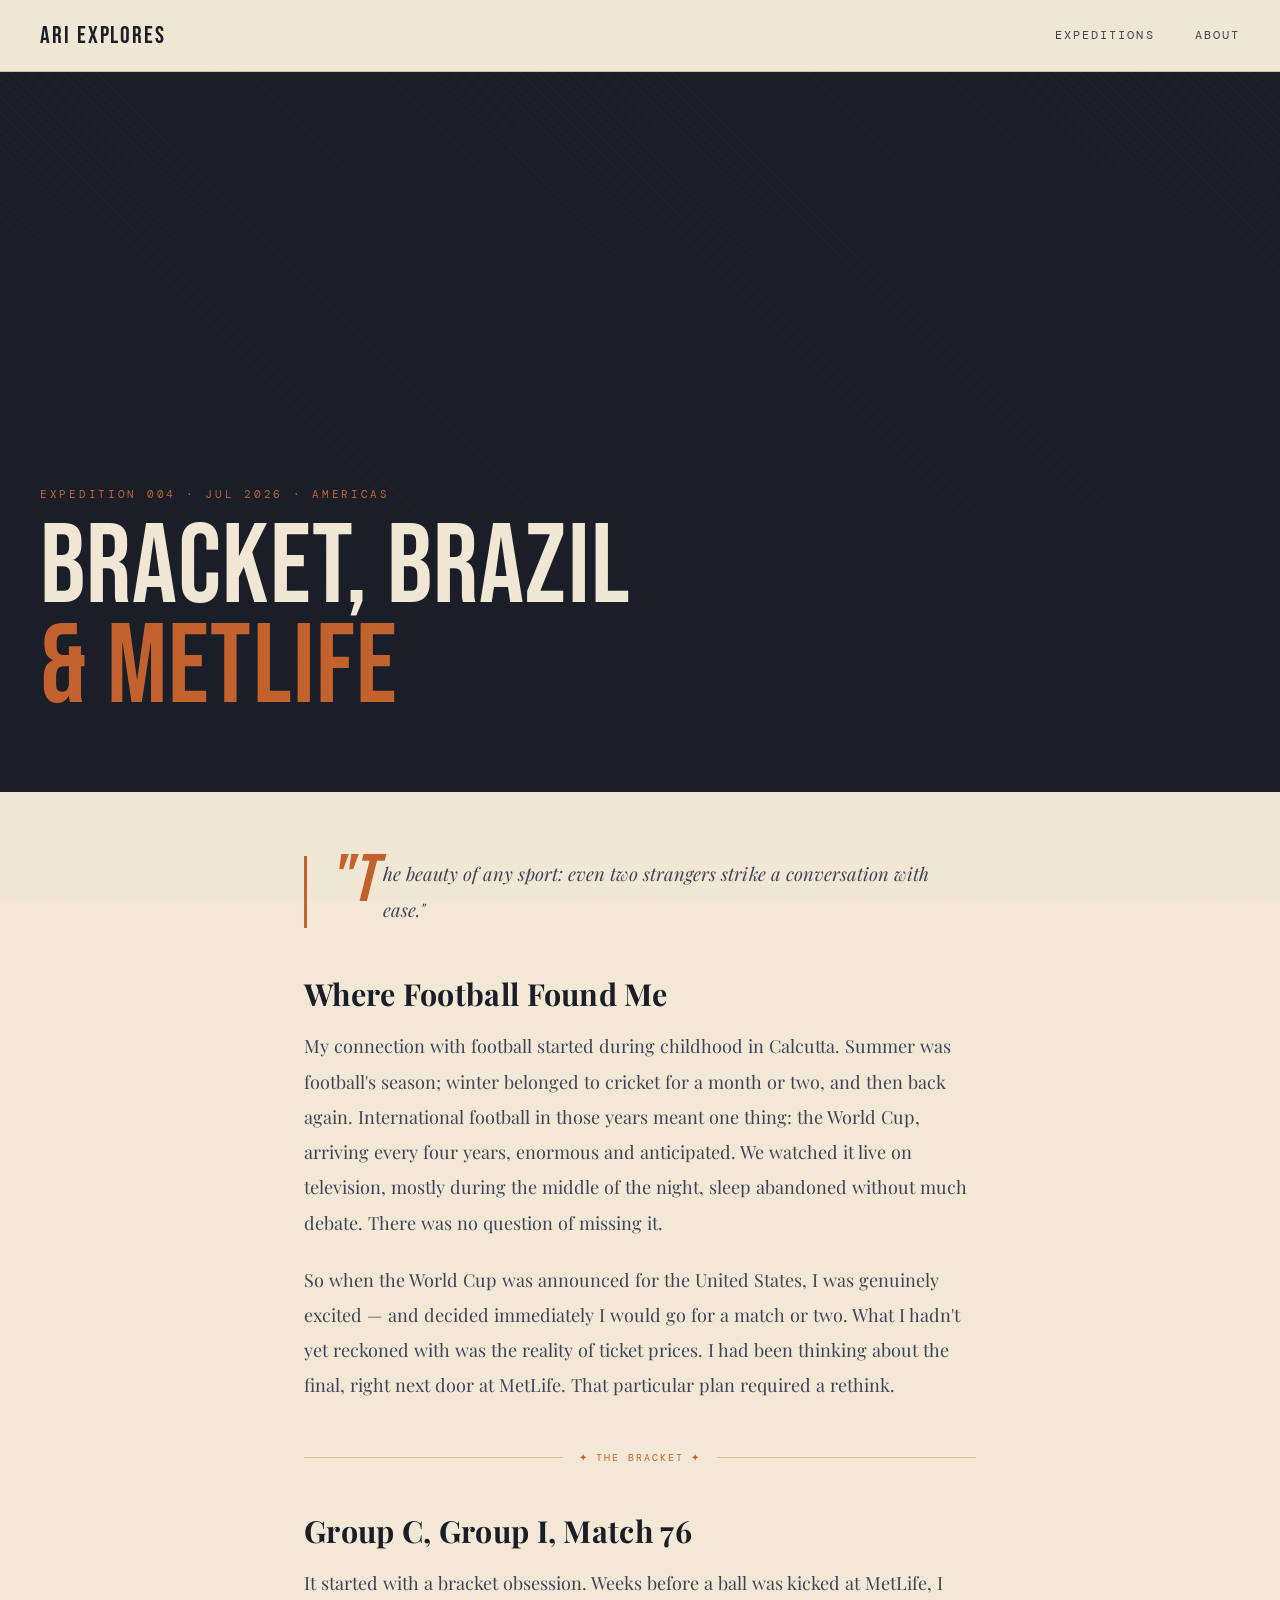
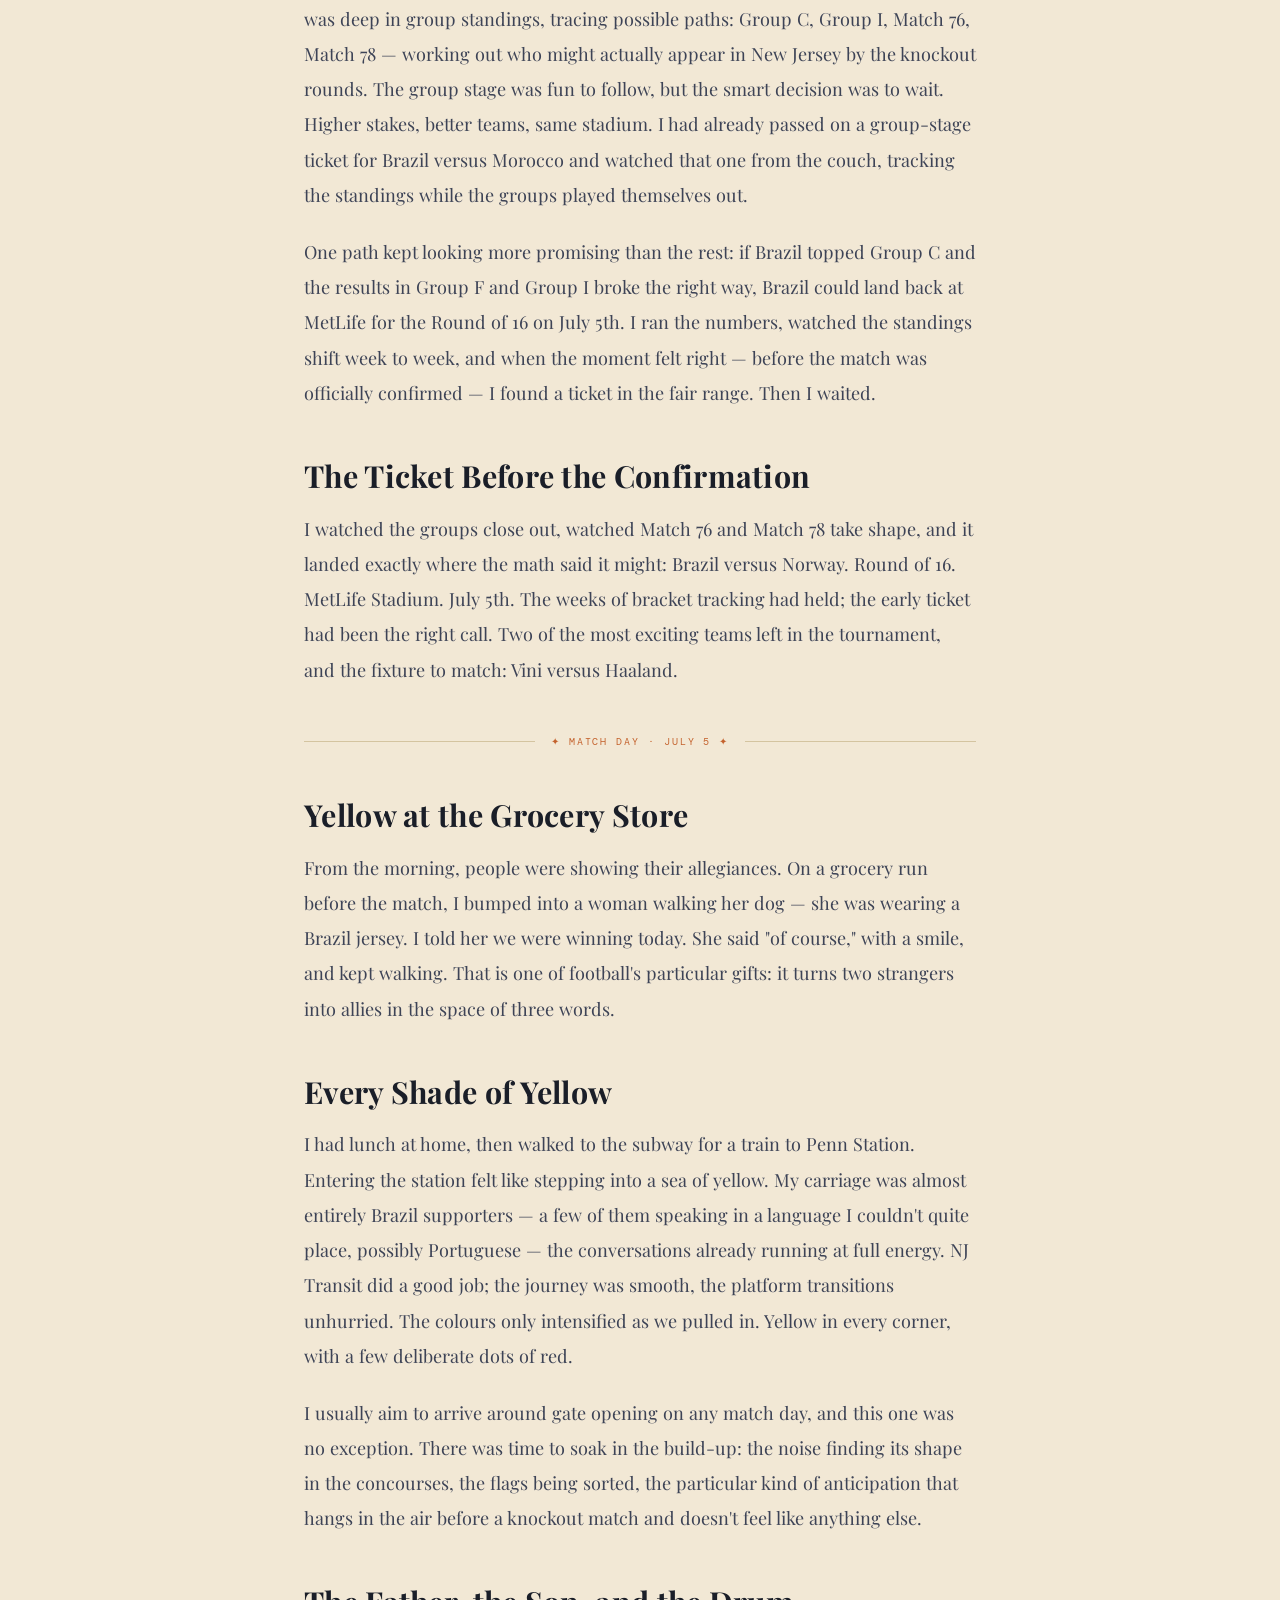
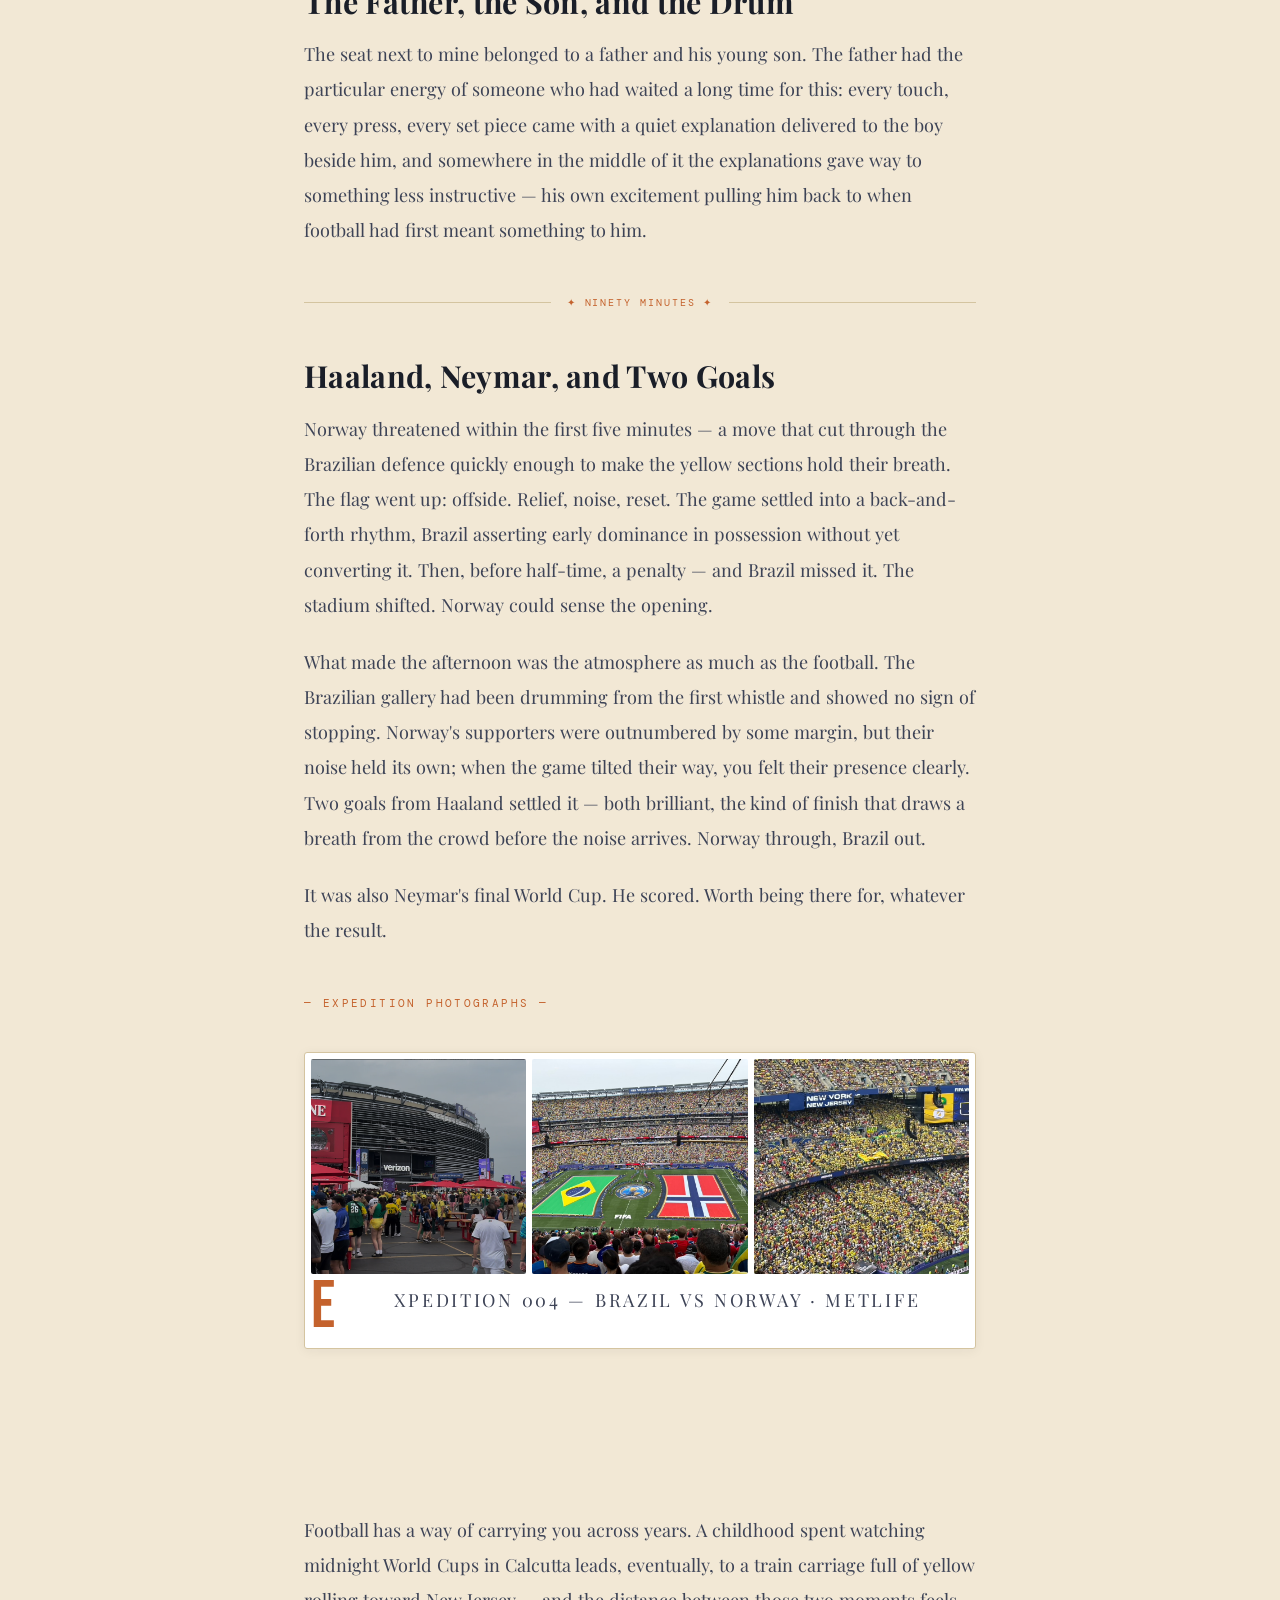
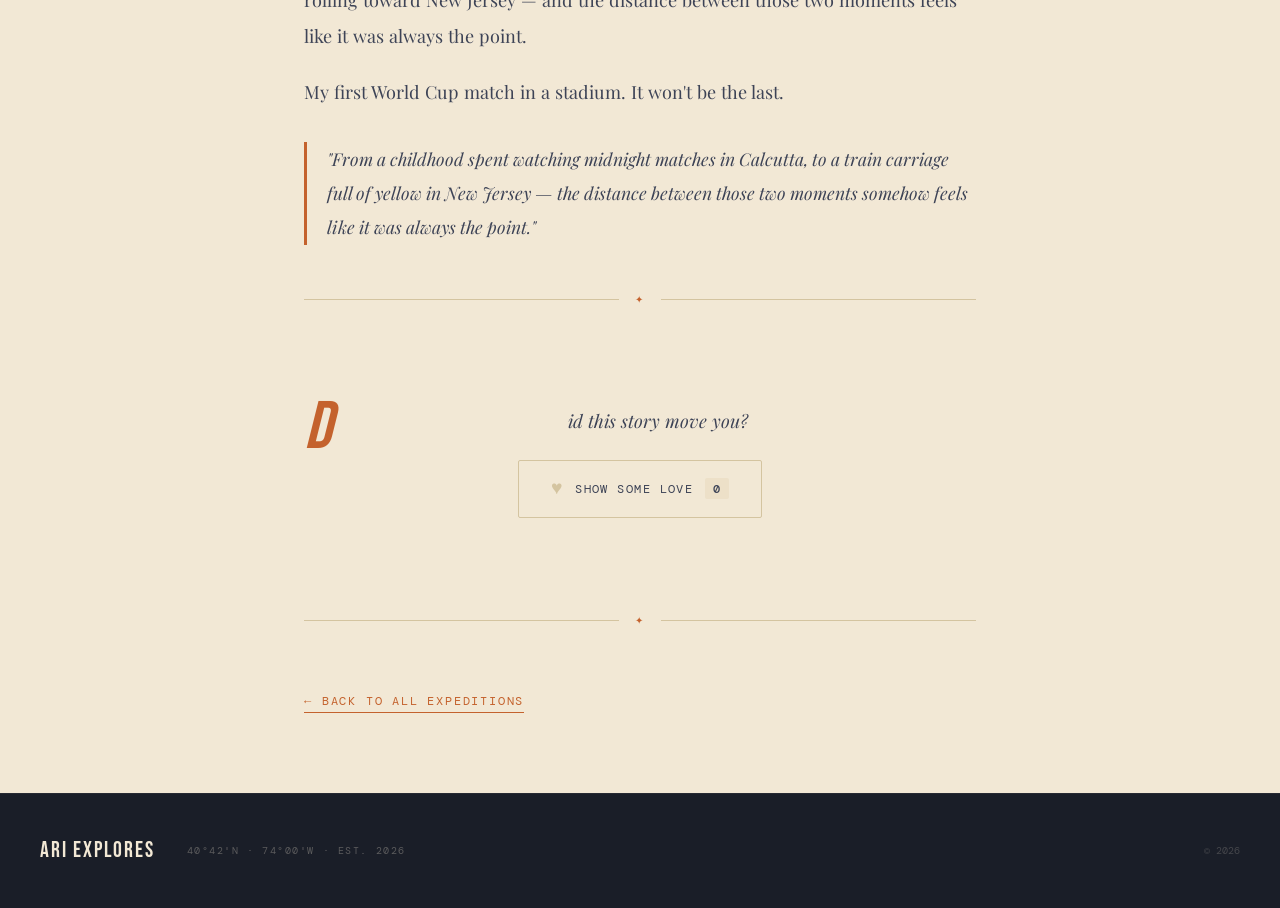
<file: trip-worldcup.html>
<!DOCTYPE html>
<html lang="en">
<head>
  <meta charset="UTF-8" />
  <meta name="viewport" content="width=device-width, initial-scale=1.0" />
  <title>Bracket, Brazil &amp; MetLife · Ari Explores</title>
  <meta name="description" content="From childhood nights watching the World Cup on TV in Calcutta, to tracking the bracket for weeks and landing Brazil vs Norway at MetLife Stadium. The beautiful game, right at the doorstep." />
  <link rel="canonical" href="https://ariexplores.com/trip-worldcup.html" />
  <meta property="og:title" content="Bracket, Brazil &amp; MetLife · Ari Explores" />
  <meta property="og:description" content="From childhood nights in Calcutta to the Round of 16 at MetLife. The beautiful game, close to home." />
  <meta property="og:url" content="https://ariexplores.com/trip-worldcup.html" />
  <meta property="og:type" content="article" />
  <meta name="twitter:card" content="summary_large_image" />
  <meta name="twitter:title" content="Bracket, Brazil &amp; MetLife · Ari Explores" />
  <meta name="twitter:description" content="From childhood nights in Calcutta to the Round of 16 at MetLife. The beautiful game, close to home." />
  <link href="https://cdn.jsdelivr.net/npm/bootstrap@5.3.3/dist/css/bootstrap.min.css" rel="stylesheet" />
  <link rel="stylesheet" href="css/style.css" />
</head>
<body>

  <div class="grain-overlay" aria-hidden="true"></div>

  <!-- Navigation -->
  <nav class="site-nav" id="siteNav">
    <div class="nav-inner">
      <a class="nav-brand" href="index.html">ARI EXPLORES</a>
      <div class="nav-links" id="navLinks">
        <a href="index.html" class="nav-link">Expeditions</a>
        <a href="about.html" class="nav-link">About</a>
      </div>
      <button class="nav-toggle" id="navToggle" aria-label="Toggle menu">MENU</button>
    </div>
  </nav>

  <!-- Trip Hero -->
  <div class="trip-hero trip-hero--text-only">
    <div class="trip-hero-content">
      <span class="trip-eyebrow">EXPEDITION 004 · JUL 2026 · AMERICAS</span>
      <h1>Bracket, Brazil<br><span style="color:var(--sienna);">&amp; MetLife</span></h1>
    </div>
  </div>

  <!-- Article -->
  <article class="article-body">

    <p class="reveal" style="font-style:italic; font-size:1.15rem; border-left:3px solid var(--sienna); padding-left:1.25rem; margin-bottom:2rem;">
      "The beauty of any sport: even two strangers strike a conversation with ease."
    </p>

    <h2 class="reveal">Where Football Found Me</h2>
    <p class="reveal">
      My connection with football started during childhood in Calcutta. Summer was football's season; winter belonged to cricket for a month or two, and then back again. International football in those years meant one thing: the World Cup, arriving every four years, enormous and anticipated. We watched it live on television, mostly during the middle of the night, sleep abandoned without much debate. There was no question of missing it.
    </p>
    <p class="reveal">
      So when the World Cup was announced for the United States, I was genuinely excited — and decided immediately I would go for a match or two. What I hadn't yet reckoned with was the reality of ticket prices. I had been thinking about the final, right next door at MetLife. That particular plan required a rethink.
    </p>

    <div class="art-divider reveal">
      <span class="art-divider-icon">✦ THE BRACKET ✦</span>
    </div>

    <h2 class="reveal">Group C, Group I, Match 76</h2>
    <p class="reveal">
      It started with a bracket obsession. Weeks before a ball was kicked at MetLife, I was deep in group standings, tracing possible paths: Group C, Group I, Match 76, Match 78 — working out who might actually appear in New Jersey by the knockout rounds. The group stage was fun to follow, but the smart decision was to wait. Higher stakes, better teams, same stadium. I had already passed on a group-stage ticket for Brazil versus Morocco and watched that one from the couch, tracking the standings while the groups played themselves out.
    </p>
    <p class="reveal">
      One path kept looking more promising than the rest: if Brazil topped Group C and the results in Group F and Group I broke the right way, Brazil could land back at MetLife for the Round of 16 on July 5th. I ran the numbers, watched the standings shift week to week, and when the moment felt right — before the match was officially confirmed — I found a ticket in the fair range. Then I waited.
    </p>

    <h2 class="reveal">The Ticket Before the Confirmation</h2>
    <p class="reveal">
      I watched the groups close out, watched Match 76 and Match 78 take shape, and it landed exactly where the math said it might: Brazil versus Norway. Round of 16. MetLife Stadium. July 5th. The weeks of bracket tracking had held; the early ticket had been the right call. Two of the most exciting teams left in the tournament, and the fixture to match: Vini versus Haaland.
    </p>

    <div class="art-divider reveal">
      <span class="art-divider-icon">✦ MATCH DAY · JULY 5 ✦</span>
    </div>

    <h2 class="reveal">Yellow at the Grocery Store</h2>
    <p class="reveal">
      From the morning, people were showing their allegiances. On a grocery run before the match, I bumped into a woman walking her dog — she was wearing a Brazil jersey. I told her we were winning today. She said "of course," with a smile, and kept walking. That is one of football's particular gifts: it turns two strangers into allies in the space of three words.
    </p>

    <h2 class="reveal">Every Shade of Yellow</h2>
    <p class="reveal">
      I had lunch at home, then walked to the subway for a train to Penn Station. Entering the station felt like stepping into a sea of yellow. My carriage was almost entirely Brazil supporters — a few of them speaking in a language I couldn't quite place, possibly Portuguese — the conversations already running at full energy. NJ Transit did a good job; the journey was smooth, the platform transitions unhurried. The colours only intensified as we pulled in. Yellow in every corner, with a few deliberate dots of red.
    </p>
    <p class="reveal">
      I usually aim to arrive around gate opening on any match day, and this one was no exception. There was time to soak in the build-up: the noise finding its shape in the concourses, the flags being sorted, the particular kind of anticipation that hangs in the air before a knockout match and doesn't feel like anything else.
    </p>

    <h2 class="reveal">The Father, the Son, and the Drum</h2>
    <p class="reveal">
      The seat next to mine belonged to a father and his young son. The father had the particular energy of someone who had waited a long time for this: every touch, every press, every set piece came with a quiet explanation delivered to the boy beside him, and somewhere in the middle of it the explanations gave way to something less instructive — his own excitement pulling him back to when football had first meant something to him.
    </p>

    <div class="art-divider reveal">
      <span class="art-divider-icon">✦ NINETY MINUTES ✦</span>
    </div>

    <h2 class="reveal">Haaland, Neymar, and Two Goals</h2>
    <p class="reveal">
      Norway threatened within the first five minutes — a move that cut through the Brazilian defence quickly enough to make the yellow sections hold their breath. The flag went up: offside. Relief, noise, reset. The game settled into a back-and-forth rhythm, Brazil asserting early dominance in possession without yet converting it. Then, before half-time, a penalty — and Brazil missed it. The stadium shifted. Norway could sense the opening.
    </p>
    <p class="reveal">
      What made the afternoon was the atmosphere as much as the football. The Brazilian gallery had been drumming from the first whistle and showed no sign of stopping. Norway's supporters were outnumbered by some margin, but their noise held its own; when the game tilted their way, you felt their presence clearly. Two goals from Haaland settled it — both brilliant, the kind of finish that draws a breath from the crowd before the noise arrives. Norway through, Brazil out.
    </p>
    <p class="reveal">
      It was also Neymar's final World Cup. He scored. Worth being there for, whatever the result.
    </p>

    <!-- Photo gallery -->
    <div class="reveal" style="margin: 3rem 0;">
      <span class="gallery-label">— EXPEDITION PHOTOGRAPHS —</span>
      <div class="gallery-frame">
        <div class="gallery-grid">
          <div class="g-item"><img src="images/worldcup/photo3.png" alt="Fan Zone outside MetLife Stadium, supporters arriving before the match"><span class="g-label">📍 Fan Zone · MetLife</span></div>
          <div class="g-item"><img src="images/worldcup/photo1.jpeg" alt="Pre-match ceremony — Brazil and Norway flags on the MetLife pitch, stadium packed in yellow"><span class="g-label">📍 Before Kickoff · Brazil vs Norway</span></div>
          <div class="g-item"><img src="images/worldcup/photo2.jpeg" alt="The Brazilian gallery during the VAR penalty check — a sea of yellow inside MetLife"><span class="g-label">📍 VAR · Possible Penalty</span></div>
        </div>
        <p class="gallery-frame-label">EXPEDITION 004 — BRAZIL VS NORWAY · METLIFE</p>
      </div>
    </div>

    <div class="art-divider reveal">
      <span class="art-divider-icon">✦ FIELD NOTES ✦</span>
    </div>

    <h2 class="reveal">What the Bracket Taught Me</h2>
    <p class="reveal">
      Football has a way of carrying you across years. A childhood spent watching midnight World Cups in Calcutta leads, eventually, to a train carriage full of yellow rolling toward New Jersey — and the distance between those two moments feels like it was always the point.
    </p>
    <p class="reveal">
      My first World Cup match in a stadium. It won't be the last.
    </p>

    <p class="reveal" style="font-style:italic; font-size:1.1rem; border-left:3px solid var(--sienna); padding-left:1.25rem; margin-top:2rem;">
      "From a childhood spent watching midnight matches in Calcutta, to a train carriage full of yellow in New Jersey — the distance between those two moments somehow feels like it was always the point."
    </p>

    <div class="art-divider reveal">
      <span class="art-divider-icon">✦</span>
    </div>

    <!-- Love Button -->
    <div class="love-wrap reveal">
      <p class="love-caption">Did this story move you?</p>
      <button class="love-btn" id="loveBtn" onclick="toggleLove('worldcup')">
        <span class="heart">♥</span>
        <span class="love-label">Show some love</span>
        <span class="love-count" id="loveCount">0</span>
      </button>
    </div>

    <div class="art-divider reveal">
      <span class="art-divider-icon">✦</span>
    </div>

    <div class="reveal pb-5">
      <a href="index.html" class="about-link">← Back to All Expeditions</a>
    </div>

  </article>

  <!-- Footer -->
  <footer class="site-footer">
    <div class="footer-inner">
      <span class="footer-brand">ARI EXPLORES</span>
      <span class="footer-coords">40°42'N · 74°00'W · EST. 2026</span>
      <span class="footer-copy">© 2026</span>
    </div>
  </footer>

  <button id="backToTop" title="Back to top" aria-label="Back to top">↑</button>

  <script src="https://cdn.jsdelivr.net/npm/bootstrap@5.3.3/dist/js/bootstrap.bundle.min.js"></script>
  <script src="js/main.js"></script>
</body>
</html>
</file>
<file: css/style.css>
@import url('https://fonts.googleapis.com/css2?family=Bebas+Neue&family=Playfair+Display:ital,wght@0,400;0,600;0,700;1,400;1,600&family=Lora:ital,wght@0,400;0,500;0,700;1,400;1,500&family=DM+Mono:ital,wght@0,300;0,400;0,500;1,300&display=swap');

:root {
  --parchment:  #F2E8D5;
  --parchment2: #EDE0C8;
  --ink:        #1A1E28;
  --ink-mid:    #3D4356;
  --ink-light:  #7A8195;
  --sienna:     #C4622D;
  --sienna-dark:#A04E20;
  --olive:      #6B7A52;
  --sand:       #D4C4A0;
  --display:    'Bebas Neue', sans-serif;
  --serif:      'Lora', serif;
  --editorial:  'Playfair Display', 'Lora', serif;
  --mono:       'DM Mono', monospace;
}

*, *::before, *::after { box-sizing: border-box; margin: 0; padding: 0; }
html { scroll-behavior: smooth; }

body {
  background: var(--parchment);
  color: var(--ink);
  font-family: var(--serif);
  overflow-x: hidden;
}

/* ── Grain overlay ── */
.grain-overlay {
  position: fixed;
  inset: 0;
  background-image: url("data:image/svg+xml,%3Csvg xmlns='http://www.w3.org/2000/svg' width='300' height='300'%3E%3Cfilter id='g'%3E%3CfeTurbulence type='fractalNoise' baseFrequency='0.65' numOctaves='3' stitchTiles='stitch'/%3E%3C/filter%3E%3Crect width='300' height='300' filter='url(%23g)' opacity='1'/%3E%3C/svg%3E");
  opacity: 0.04;
  pointer-events: none;
  z-index: 9000;
  mix-blend-mode: multiply;
}

/* ── Navigation ── */
.site-nav {
  position: sticky;
  top: 0;
  z-index: 100;
  background: rgba(242, 232, 213, 0.93);
  backdrop-filter: blur(10px);
  border-bottom: 1px solid var(--sand);
  padding: 1.1rem 2rem;
  transition: box-shadow 0.3s;
}
.site-nav.scrolled { box-shadow: 0 2px 20px rgba(26,30,40,0.08); }

.nav-inner {
  max-width: 1200px;
  margin: 0 auto;
  display: flex;
  justify-content: space-between;
  align-items: center;
}

.nav-brand {
  font-family: var(--display);
  font-size: 1.5rem;
  letter-spacing: 0.08em;
  color: var(--ink);
  text-decoration: none;
  transition: color 0.2s;
}
.nav-brand:hover { color: var(--sienna); }

.nav-links { display: flex; gap: 2.5rem; align-items: center; }

.nav-link {
  font-family: var(--mono);
  font-size: 0.72rem;
  letter-spacing: 0.18em;
  text-transform: uppercase;
  color: var(--ink-mid);
  text-decoration: none;
  transition: color 0.2s;
}
.nav-link:hover, .nav-link.active { color: var(--sienna); }

/* Hamburger for mobile */
.nav-toggle {
  display: none;
  background: none;
  border: 1px solid var(--sand);
  border-radius: 2px;
  padding: 0.4rem 0.6rem;
  cursor: pointer;
  font-family: var(--mono);
  font-size: 0.7rem;
  color: var(--ink-mid);
  letter-spacing: 0.1em;
}

/* ── Hero ── */
.hero {
  min-height: 100vh;
  background: var(--ink);
  position: relative;
  display: flex;
  align-items: center;
  overflow: hidden;
  padding: 6rem 2rem 6rem;
}

.hero-bg-pattern {
  position: absolute;
  inset: 0;
  opacity: 0.07;
  background:
    repeating-radial-gradient(circle at 65% 50%, transparent 0, transparent 60px, rgba(242,232,213,0.4) 60px, rgba(242,232,213,0.4) 61px),
    repeating-radial-gradient(circle at 65% 50%, transparent 0, transparent 120px, rgba(242,232,213,0.25) 120px, rgba(242,232,213,0.25) 121px),
    repeating-radial-gradient(circle at 65% 50%, transparent 0, transparent 180px, rgba(242,232,213,0.15) 180px, rgba(242,232,213,0.15) 181px),
    repeating-radial-gradient(circle at 65% 50%, transparent 0, transparent 240px, rgba(242,232,213,0.08) 240px, rgba(242,232,213,0.08) 241px);
}

.hero-content {
  position: relative;
  z-index: 1;
  max-width: 1200px;
  margin: 0 auto;
  width: 100%;
}

.hero-label {
  font-family: var(--mono);
  font-size: 0.68rem;
  letter-spacing: 0.35em;
  color: var(--sienna);
  display: block;
  margin-bottom: 1.8rem;
  animation: fadeIn 0.6s ease both;
}

.hero-title {
  display: flex;
  flex-direction: column;
  line-height: 0.86;
  margin-bottom: 2.2rem;
}

.hero-title-line {
  font-family: var(--display);
  font-size: clamp(5rem, 17vw, 13rem);
  letter-spacing: -0.01em;
  color: var(--parchment);
  display: block;
  animation: slideUp 0.8s cubic-bezier(0.16, 1, 0.3, 1) both;
}
.hero-title-line.accent { color: var(--sienna); }
.hero-title-line:nth-child(1) { animation-delay: 0.05s; }
.hero-title-line:nth-child(2) { animation-delay: 0.18s; }
.hero-title-line:nth-child(3) { animation-delay: 0.31s; }

.hero-sub {
  font-family: var(--serif);
  font-style: italic;
  font-size: 1.1rem;
  color: rgba(242,232,213,0.6);
  margin-bottom: 2rem;
  max-width: 420px;
  line-height: 1.6;
  animation: fadeIn 0.8s ease 0.45s both;
}

.hero-coords {
  display: flex;
  align-items: center;
  gap: 0.75rem;
  margin-bottom: 2.8rem;
  animation: fadeIn 0.8s ease 0.55s both;
  flex-wrap: wrap;
}

.coord {
  font-family: var(--mono);
  font-size: 0.72rem;
  color: rgba(242,232,213,0.4);
  letter-spacing: 0.1em;
}
.coord-divider { color: rgba(242,232,213,0.2); }
.coord-origin {
  font-family: var(--mono);
  font-size: 0.62rem;
  letter-spacing: 0.2em;
  color: var(--sienna);
  border: 1px solid rgba(196,98,45,0.4);
  padding: 0.2rem 0.55rem;
  border-radius: 2px;
}

.hero-cta {
  display: inline-flex;
  align-items: center;
  gap: 0.6rem;
  font-family: var(--mono);
  font-size: 0.78rem;
  letter-spacing: 0.15em;
  text-transform: uppercase;
  color: var(--parchment);
  border: 1px solid rgba(242,232,213,0.25);
  padding: 0.9rem 2rem;
  text-decoration: none;
  border-radius: 2px;
  transition: background 0.25s, border-color 0.25s, color 0.25s;
  animation: fadeIn 0.8s ease 0.65s both;
}
.hero-cta:hover {
  background: var(--sienna);
  border-color: var(--sienna);
  color: #fff;
}

/* Spinning stamp */
.hero-stamp {
  position: absolute;
  right: 5vw;
  bottom: 5vw;
  width: 110px;
  height: 110px;
  border: 2px solid rgba(196,98,45,0.25);
  border-radius: 50%;
  display: flex;
  align-items: center;
  justify-content: center;
  animation: fadeIn 1s ease 1s both, spin 40s linear infinite;
}
.stamp-inner {
  text-align: center;
  font-family: var(--mono);
  font-size: 0.5rem;
  letter-spacing: 0.15em;
  color: rgba(196,98,45,0.4);
  text-transform: uppercase;
  line-height: 1.4;
}
.stamp-year {
  display: block;
  font-size: 1.1rem;
  color: rgba(196,98,45,0.35);
}

/* ── Keyframes ── */
@keyframes slideUp {
  from { opacity: 0; transform: translateY(50px); }
  to   { opacity: 1; transform: translateY(0); }
}
@keyframes fadeIn {
  from { opacity: 0; }
  to   { opacity: 1; }
}
@keyframes spin { to { transform: rotate(360deg); } }

/* ── Expeditions Section ── */
.expeditions-section { padding: 6rem 0 8rem; }

.section-header {
  display: flex;
  align-items: center;
  gap: 1.5rem;
  margin-bottom: 3.5rem;
}
.section-num {
  font-family: var(--display);
  font-size: 4rem;
  color: var(--sand);
  line-height: 1;
  flex-shrink: 0;
}
.section-title {
  font-family: var(--display);
  font-size: 2.2rem;
  letter-spacing: 0.05em;
  color: var(--ink);
}
.section-rule { flex: 1; height: 1px; background: var(--sand); }

/* ── Featured card ── */
.featured-card {
  border: 1px solid var(--sand);
  border-radius: 3px;
  overflow: hidden;
  margin-bottom: 2rem;
  transition: box-shadow 0.3s;
}
.featured-card:hover { box-shadow: 0 12px 50px rgba(26,30,40,0.1); }

.featured-card-link {
  display: flex;
  text-decoration: none;
  color: inherit;
  min-height: 420px;
}

.featured-img {
  flex: 0 0 55%;
  background: var(--ink);
  position: relative;
  overflow: hidden;
  display: flex;
  align-items: center;
  justify-content: center;
}
.featured-img-placeholder { font-size: 5rem; opacity: 0.25; }
.featured-img--text {
  background: var(--ink);
  background-image: repeating-linear-gradient(
    45deg,
    rgba(196,98,45,0.06) 0px,
    rgba(196,98,45,0.06) 1px,
    transparent 1px,
    transparent 12px
  );
}
.featured-img-label {
  font-family: var(--display);
  font-size: clamp(1.5rem, 4vw, 2.8rem);
  color: var(--parchment);
  letter-spacing: 0.08em;
  opacity: 0.35;
  text-align: center;
  z-index: 1;
  position: relative;
}
.featured-img img { width: 100%; height: 100%; object-fit: cover; transition: transform 0.6s ease; }
.featured-card-link:hover .featured-img img { transform: scale(1.04); }
.featured-img-overlay {
  position: absolute;
  inset: 0;
  background: linear-gradient(90deg, transparent 55%, var(--parchment) 100%);
}

.featured-meta {
  flex: 1;
  padding: 3rem;
  display: flex;
  flex-direction: column;
  justify-content: center;
  background: var(--parchment);
}

.trip-num {
  font-family: var(--mono);
  font-size: 0.65rem;
  letter-spacing: 0.22em;
  color: var(--sienna);
  display: block;
  margin-bottom: 0.9rem;
}
.featured-title {
  font-family: var(--display);
  font-size: clamp(2rem, 3.5vw, 3.2rem);
  letter-spacing: 0.02em;
  color: var(--ink);
  line-height: 1;
  margin-bottom: 1rem;
}
.featured-desc {
  font-family: var(--serif);
  font-style: italic;
  color: var(--ink-mid);
  line-height: 1.75;
  font-size: 0.95rem;
  margin-bottom: 1.5rem;
}
.featured-coords {
  font-family: var(--mono);
  font-size: 0.68rem;
  color: var(--ink-light);
  letter-spacing: 0.08em;
  display: block;
  margin-bottom: 1.5rem;
}
.featured-cta {
  font-family: var(--mono);
  font-size: 0.75rem;
  letter-spacing: 0.15em;
  color: var(--sienna);
  text-transform: uppercase;
  transition: letter-spacing 0.25s;
}
.featured-card-link:hover .featured-cta { letter-spacing: 0.28em; }

/* Dashed divider */
.divider-dash {
  border: none;
  border-top: 1px dashed var(--sand);
  margin: 2.5rem 0;
}

/* ── Field cards (grid) ── */
.field-card {
  display: block;
  text-decoration: none;
  color: inherit;
  border: 1px solid var(--sand);
  border-radius: 3px;
  overflow: hidden;
  background: var(--parchment);
  transition: transform 0.3s, box-shadow 0.3s, border-color 0.3s;
  height: 100%;
}
.field-card:hover {
  transform: translateY(-6px);
  box-shadow: 0 16px 48px rgba(26,30,40,0.1);
  border-color: var(--sienna);
}

.field-card-img {
  height: 200px;
  background: var(--ink);
  display: flex;
  align-items: center;
  justify-content: center;
  font-size: 3.5rem;
  overflow: hidden;
  position: relative;
}
.field-card-img img { width: 100%; height: 100%; object-fit: cover; transition: transform 0.5s; }
.field-card:hover .field-card-img img { transform: scale(1.05); }

.field-card-body { padding: 1.5rem; }

.field-num {
  font-family: var(--mono);
  font-size: 0.62rem;
  color: var(--sienna);
  letter-spacing: 0.18em;
  display: block;
  margin-bottom: 0.5rem;
}
.field-title {
  font-family: var(--display);
  font-size: 1.75rem;
  letter-spacing: 0.02em;
  color: var(--ink);
  line-height: 1;
  margin-bottom: 0.6rem;
}
.field-desc {
  font-family: var(--serif);
  font-size: 0.87rem;
  color: var(--ink-mid);
  line-height: 1.65;
  margin-bottom: 1.2rem;
}
.field-footer { display: flex; justify-content: space-between; align-items: center; }
.field-tag {
  font-family: var(--mono);
  font-size: 0.65rem;
  letter-spacing: 0.1em;
  color: var(--ink-light);
}
.upcoming-tag {
  color: var(--olive) !important;
  border: 1px solid var(--olive);
  padding: 0.15rem 0.4rem;
  border-radius: 2px;
}
.field-arrow {
  font-family: var(--mono);
  font-size: 1rem;
  color: var(--sienna);
  transition: transform 0.2s;
}
.field-card:hover .field-arrow { transform: translateX(5px); }
.field-card--upcoming { opacity: 0.55; pointer-events: none; }

/* ── Trip page hero ── */
.trip-hero {
  min-height: 80vh;
  background: var(--ink);
  background-size: cover;
  background-position: center;
  display: flex;
  align-items: flex-end;
  padding: 4rem 2rem;
  position: relative;
  overflow: hidden;
}
.trip-hero::after {
  content: '';
  position: absolute;
  inset: 0;
  background: linear-gradient(to top, rgba(26,30,40,0.82) 0%, rgba(26,30,40,0.2) 55%, transparent 100%);
}

.trip-hero-content {
  position: relative;
  z-index: 1;
  max-width: 1200px;
  margin: 0 auto;
  width: 100%;
}
.trip-eyebrow {
  font-family: var(--mono);
  font-size: 0.68rem;
  letter-spacing: 0.25em;
  color: var(--sienna);
  display: block;
  margin-bottom: 1rem;
}
.trip-hero-content h1 {
  font-family: var(--display);
  font-size: clamp(3rem, 9vw, 7rem);
  color: var(--parchment);
  line-height: 0.9;
  letter-spacing: 0.01em;
}

/* Trip hero without photo */
.trip-hero--text-only {
  background: var(--ink);
  background-image: repeating-linear-gradient(
    45deg,
    rgba(196,98,45,0.04) 0px,
    rgba(196,98,45,0.04) 1px,
    transparent 1px,
    transparent 12px
  );
}

/* ── Article ── */
.article-body { max-width: 720px; margin: 0 auto; padding: 4rem 1.5rem 2rem; }

.article-body h2 {
  font-family: var(--editorial);
  font-size: 1.9rem;
  font-weight: 700;
  letter-spacing: 0.01em;
  color: var(--ink);
  margin: 3rem 0 1rem;
  line-height: 1.2;
}
.article-body p {
  font-family: var(--editorial);
  font-size: 1.13rem;
  color: var(--ink-mid);
  line-height: 1.95;
  margin-bottom: 1.35rem;
}
.article-body p em {
  font-style: italic;
  color: var(--ink);
}
.article-body p strong {
  font-weight: 600;
  color: var(--ink);
}
.article-body p:first-of-type::first-letter {
  font-family: var(--display);
  font-size: 4.2rem;
  line-height: 0.75;
  float: left;
  margin-right: 0.12em;
  color: var(--sienna);
}

/* Inline photo */
.article-photo {
  width: 100%;
  border-radius: 3px;
  margin: 2.5rem 0;
  display: block;
  object-fit: cover;
}
.photo-placeholder {
  background: var(--parchment2);
  border: 1px dashed var(--sand);
  border-radius: 3px;
  display: flex;
  flex-direction: column;
  align-items: center;
  justify-content: center;
  color: var(--ink-light);
  font-family: var(--mono);
  font-size: 0.75rem;
  letter-spacing: 0.1em;
  gap: 0.5rem;
  margin: 2.5rem 0;
}
.photo-placeholder .ph-icon { font-size: 2rem; opacity: 0.3; }

/* Gallery — contact sheet style */
.gallery-label {
  font-family: var(--mono);
  font-size: 0.68rem;
  letter-spacing: 0.22em;
  text-transform: uppercase;
  color: var(--sienna);
  display: block;
  margin-bottom: 1rem;
}
.gallery-grid { display: grid; grid-template-columns: repeat(3, 1fr); gap: 6px; }
.gallery-grid .g-item {
  aspect-ratio: 1;
  background: var(--ink);
  border-radius: 2px;
  overflow: hidden;
  display: flex;
  align-items: center;
  justify-content: center;
  font-size: 2rem;
  transition: opacity 0.2s;
  cursor: pointer;
  position: relative;
}
.gallery-grid .g-item img { width: 100%; height: 100%; object-fit: cover; }
.g-label {
  position: absolute;
  bottom: 0;
  left: 0;
  right: 0;
  background: rgba(26,30,40,0.88);
  color: var(--parchment);
  font-family: var(--mono);
  font-size: 0.58rem;
  letter-spacing: 0.08em;
  padding: 0.45rem 0.5rem;
  text-align: center;
  transform: translateY(100%);
  transition: transform 0.25s ease;
  pointer-events: none;
}
.g-item:hover .g-label,
.g-item.label-visible .g-label { transform: translateY(0); }
.gallery-frame {
  border: 1px solid var(--sand);
  border-radius: 3px;
  padding: 6px;
  background: #fff;
  box-shadow: 0 2px 12px rgba(26,30,40,0.06);
  margin: 2.5rem 0;
}
.gallery-frame-label {
  font-family: var(--mono);
  font-size: 0.6rem;
  letter-spacing: 0.15em;
  color: var(--ink-light);
  text-align: center;
  padding: 0.5rem 0 0.2rem;
}

/* ── Love Button ── */
.love-wrap { text-align: center; padding: 3rem 0; }
.love-caption {
  font-family: var(--serif);
  font-style: italic;
  font-size: 0.9rem;
  color: var(--ink-light);
  margin-bottom: 1.2rem;
}
.love-btn {
  display: inline-flex;
  align-items: center;
  gap: 0.7rem;
  background: var(--parchment);
  border: 1.5px solid var(--sand);
  border-radius: 2px;
  padding: 0.85rem 2rem;
  font-family: var(--mono);
  font-size: 0.75rem;
  letter-spacing: 0.12em;
  text-transform: uppercase;
  color: var(--ink-mid);
  cursor: pointer;
  transition: border-color 0.2s, color 0.2s, background 0.2s;
}
.love-btn:hover { border-color: #C0404040; color: #C04040; }
.love-btn.loved {
  border-color: #C04040;
  color: #C04040;
  background: #FDF5F5;
}
.love-btn .heart {
  font-size: 1.2rem;
  display: inline-block;
  color: var(--sand);
  transition: color 0.2s;
}
.love-btn.loved .heart { color: #C04040; }
.love-btn.pop .heart { animation: heartPop 0.4s cubic-bezier(0.36,0.07,0.19,0.97); }
.love-count {
  background: var(--parchment2);
  border-radius: 2px;
  padding: 0.1rem 0.5rem;
  font-size: 0.75rem;
  font-weight: 500;
}
.love-btn.loved .love-count { background: #fde8e8; }

@keyframes heartPop {
  0%   { transform: scale(1); }
  40%  { transform: scale(1.6); }
  70%  { transform: scale(0.88); }
  100% { transform: scale(1.1); }
}

/* ── Comments ── */
.comments-section { padding: 2rem 0 3rem; }
.comments-heading {
  font-family: var(--display);
  font-size: 2rem;
  letter-spacing: 0.03em;
  color: var(--ink);
  margin-bottom: 0.4rem;
}
.comments-sub {
  font-family: var(--mono);
  font-size: 0.68rem;
  letter-spacing: 0.15em;
  color: var(--ink-light);
  margin-bottom: 2rem;
}
#disqus_thread a { color: var(--sienna); }

/* ── About page ── */
.about-hero {
  background: var(--ink);
  padding: 5rem 2rem;
  position: relative;
  overflow: hidden;
}
.about-hero-bg {
  position: absolute;
  inset: 0;
  opacity: 0.06;
  background:
    repeating-radial-gradient(circle at 80% 50%, transparent 0, transparent 50px, rgba(242,232,213,0.4) 50px, rgba(242,232,213,0.4) 51px),
    repeating-radial-gradient(circle at 80% 50%, transparent 0, transparent 100px, rgba(242,232,213,0.25) 100px, rgba(242,232,213,0.25) 101px);
}
.about-hero-inner {
  max-width: 1200px;
  margin: 0 auto;
  position: relative;
  z-index: 1;
}
.about-eyebrow {
  font-family: var(--mono);
  font-size: 0.68rem;
  letter-spacing: 0.3em;
  color: var(--sienna);
  display: block;
  margin-bottom: 1rem;
}
.about-hero-title {
  font-family: var(--display);
  font-size: clamp(4rem, 12vw, 10rem);
  color: var(--parchment);
  line-height: 0.88;
}

.about-section { padding: 5rem 0 7rem; }
.about-grid {
  max-width: 980px;
  margin: 0 auto;
  display: grid;
  grid-template-columns: 1fr 2fr;
  gap: 4rem;
  align-items: start;
}
.about-avatar-wrap {
  border: 1px solid var(--sand);
  border-radius: 3px;
  overflow: hidden;
  aspect-ratio: 3/4;
  background: var(--ink);
  display: flex;
  align-items: center;
  justify-content: center;
  font-size: 5rem;
}
.about-meta {
  font-family: var(--mono);
  font-size: 0.65rem;
  letter-spacing: 0.15em;
  color: var(--ink-light);
  margin-top: 0.75rem;
  text-transform: uppercase;
}
.about-name {
  font-family: var(--display);
  font-size: 3rem;
  color: var(--ink);
  margin-bottom: 0.3rem;
}
.about-role {
  font-family: var(--mono);
  font-size: 0.7rem;
  letter-spacing: 0.2em;
  color: var(--sienna);
  text-transform: uppercase;
  margin-bottom: 2rem;
}
.about-text {
  font-family: var(--serif);
  font-size: 1.05rem;
  color: var(--ink-mid);
  line-height: 1.9;
  margin-bottom: 1.2rem;
}
.about-text em { color: var(--ink); }
.about-link {
  display: inline-flex;
  align-items: center;
  gap: 0.5rem;
  font-family: var(--mono);
  font-size: 0.75rem;
  letter-spacing: 0.15em;
  text-transform: uppercase;
  color: var(--sienna);
  text-decoration: none;
  border-bottom: 1px solid var(--sienna);
  padding-bottom: 2px;
  margin-top: 1rem;
  transition: letter-spacing 0.2s;
}
.about-link:hover { letter-spacing: 0.25em; color: var(--sienna-dark); }

/* ── Subscribe ── */
.subscribe-section {
  background: var(--ink);
  padding: 6rem 2rem;
  text-align: center;
}
.subscribe-inner { max-width: 560px; margin: 0 auto; }
.subscribe-eyebrow {
  font-family: var(--mono);
  font-size: 0.65rem;
  letter-spacing: 0.3em;
  color: var(--sienna);
  display: block;
  margin-bottom: 1.2rem;
}
.subscribe-title {
  font-family: var(--display);
  font-size: clamp(2.5rem, 6vw, 4rem);
  color: var(--parchment);
  letter-spacing: 0.02em;
  margin-bottom: 1rem;
}
.subscribe-sub {
  font-family: var(--serif);
  font-style: italic;
  font-size: 1rem;
  color: rgba(242,232,213,0.55);
  line-height: 1.75;
  margin-bottom: 2.5rem;
}
.subscribe-form { display: flex; max-width: 420px; margin: 0 auto; }
.subscribe-input {
  flex: 1;
  background: rgba(242,232,213,0.06);
  border: 1px solid rgba(242,232,213,0.18);
  border-right: none;
  color: var(--parchment);
  font-family: var(--mono);
  font-size: 0.78rem;
  letter-spacing: 0.08em;
  padding: 0.9rem 1.2rem;
  border-radius: 2px 0 0 2px;
  outline: none;
  transition: border-color 0.2s;
}
.subscribe-input::placeholder { color: rgba(242,232,213,0.3); }
.subscribe-input:focus { border-color: rgba(196,98,45,0.5); }
.subscribe-btn {
  background: var(--sienna);
  color: #fff;
  border: 1px solid var(--sienna);
  font-family: var(--mono);
  font-size: 0.72rem;
  letter-spacing: 0.18em;
  text-transform: uppercase;
  padding: 0.9rem 1.5rem;
  border-radius: 0 2px 2px 0;
  cursor: pointer;
  transition: background 0.2s;
  white-space: nowrap;
}
.subscribe-btn:hover { background: var(--sienna-dark); }
.subscribe-thanks {
  display: none;
  font-family: var(--mono);
  font-size: 0.72rem;
  letter-spacing: 0.18em;
  color: var(--sienna);
  margin-top: 1.5rem;
}

/* ── Footer ── */
.site-footer {
  background: var(--ink);
  padding: 2.5rem 2rem;
  border-top: 1px solid rgba(242,232,213,0.06);
}
.footer-inner {
  max-width: 1200px;
  margin: 0 auto;
  display: flex;
  align-items: center;
  gap: 2rem;
  flex-wrap: wrap;
}
.footer-brand {
  font-family: var(--display);
  font-size: 1.4rem;
  color: var(--parchment);
  letter-spacing: 0.08em;
}
.footer-social { display: flex; gap: 1.2rem; align-items: center; }
.social-link {
  color: rgba(242,232,213,0.3);
  transition: color 0.2s;
  display: flex;
  align-items: center;
}
.social-link:hover { color: var(--sienna); }
.footer-coords {
  font-family: var(--mono);
  font-size: 0.65rem;
  letter-spacing: 0.15em;
  color: rgba(242,232,213,0.3);
}
.footer-copy {
  font-family: var(--mono);
  font-size: 0.65rem;
  color: rgba(242,232,213,0.2);
  margin-left: auto;
}

/* ── Lightbox ── */
.lightbox-overlay {
  position: fixed;
  inset: 0;
  background: rgba(26,30,40,0.96);
  z-index: 99999;
  display: flex;
  align-items: center;
  justify-content: center;
  opacity: 0;
  pointer-events: none;
  transition: opacity 0.3s ease;
}
.lightbox-overlay.open { opacity: 1; pointer-events: all; }
.lightbox-inner { position: relative; }
.lightbox-img {
  max-width: 90vw;
  max-height: 88vh;
  object-fit: contain;
  border-radius: 2px;
  display: block;
}
.lightbox-close {
  position: absolute;
  top: -2.5rem;
  right: 0;
  background: none;
  border: none;
  color: rgba(242,232,213,0.5);
  font-size: 1.1rem;
  cursor: pointer;
  font-family: var(--mono);
  letter-spacing: 0.1em;
  transition: color 0.2s;
  padding: 0.3rem 0.5rem;
}
.lightbox-close:hover { color: var(--sienna); }
.lightbox-location {
  text-align: center;
  margin-top: 0.75rem;
  font-family: var(--mono);
  font-size: 0.75rem;
  letter-spacing: 0.12em;
  color: rgba(242,232,213,0.6);
  min-height: 1.2em;
}
.lightbox-nav {
  background: none;
  border: none;
  color: rgba(242,232,213,0.5);
  font-size: 2rem;
  cursor: pointer;
  padding: 1rem;
  transition: color 0.2s;
  flex-shrink: 0;
}
.lightbox-nav:hover { color: var(--sienna); }

/* ── Back to top ── */
#backToTop {
  position: fixed;
  bottom: 2rem; right: 2rem;
  width: 44px; height: 44px;
  background: var(--ink);
  color: var(--parchment);
  border: 1px solid rgba(242,232,213,0.2);
  border-radius: 2px;
  font-family: var(--mono);
  font-size: 0.9rem;
  cursor: pointer;
  display: none;
  align-items: center;
  justify-content: center;
  z-index: 9999;
  transition: background 0.2s, border-color 0.2s;
}
#backToTop:hover { background: var(--sienna); border-color: var(--sienna); }
#backToTop.show { display: flex; }

/* ── Scroll reveal ── */
.reveal {
  opacity: 0;
  transform: translateY(24px);
  transition: opacity 0.65s ease, transform 0.65s ease;
}
.reveal.visible { opacity: 1; transform: translateY(0); }

/* ── Article divider ── */
.art-divider {
  display: flex;
  align-items: center;
  gap: 1rem;
  margin: 3rem 0;
}
.art-divider::before, .art-divider::after {
  content: '';
  flex: 1;
  height: 1px;
  background: var(--sand);
}
.art-divider-icon {
  font-family: var(--mono);
  font-size: 0.6rem;
  letter-spacing: 0.2em;
  color: var(--sienna);
}

/* ── About avatar photo ── */
.about-avatar-img { width: 100%; height: 100%; object-fit: cover; display: block; }

/* ── Filter Bar ── */
.filter-bar {
  display: flex;
  align-items: center;
  justify-content: space-between;
  gap: 1rem;
  margin-bottom: 2rem;
  flex-wrap: wrap;
}
.filter-tabs {
  display: flex;
  gap: 0.25rem;
  flex-wrap: wrap;
}
.filter-tab {
  font-family: var(--mono);
  font-size: 0.7rem;
  letter-spacing: 0.1em;
  padding: 0.4rem 0.9rem;
  border: 1px solid var(--sand);
  background: transparent;
  color: var(--ink-light);
  cursor: pointer;
  border-radius: 2px;
  transition: all 0.2s;
}
.filter-tab:hover { color: var(--ink); border-color: var(--ink-mid); }
.filter-tab.active { background: var(--ink); color: var(--parchment); border-color: var(--ink); }
.filter-search {
  font-family: var(--mono);
  font-size: 0.7rem;
  letter-spacing: 0.08em;
  padding: 0.4rem 0.9rem;
  border: 1px solid var(--sand);
  background: transparent;
  color: var(--ink);
  border-radius: 2px;
  outline: none;
  width: 220px;
  transition: border-color 0.2s;
}
.filter-search::placeholder { color: var(--ink-light); }
.filter-search:focus { border-color: var(--ink-mid); }

/* ── Pagination ── */
.pagination-bar {
  display: none;
  align-items: center;
  justify-content: center;
  gap: 1.5rem;
  margin-top: 2.5rem;
}
.page-btn {
  font-family: var(--mono);
  font-size: 0.7rem;
  letter-spacing: 0.1em;
  padding: 0.4rem 1rem;
  border: 1px solid var(--sand);
  background: transparent;
  color: var(--ink);
  cursor: pointer;
  border-radius: 2px;
  transition: all 0.2s;
}
.page-btn:hover:not(:disabled) { background: var(--ink); color: var(--parchment); border-color: var(--ink); }
.page-btn:disabled { opacity: 0.3; cursor: default; }
.page-info {
  font-family: var(--mono);
  font-size: 0.7rem;
  letter-spacing: 0.1em;
  color: var(--ink-light);
}
.no-results {
  display: none;
  font-family: var(--mono);
  font-size: 0.75rem;
  letter-spacing: 0.1em;
  color: var(--ink-light);
  text-align: center;
  padding: 3rem 0;
}

/* ── Responsive ── */
@media (max-width: 768px) {
  .hero-stamp { display: none; }
  .nav-links { display: none; }
  .nav-toggle { display: block; }
  .nav-links.open {
    display: flex;
    flex-direction: column;
    gap: 1rem;
    position: absolute;
    top: 100%;
    left: 0; right: 0;
    background: rgba(242,232,213,0.97);
    backdrop-filter: blur(10px);
    padding: 1.5rem 2rem;
    border-bottom: 1px solid var(--sand);
  }
  .featured-card-link { flex-direction: column; }
  .featured-img { min-height: 240px; flex: none; }
  .featured-img-overlay { background: linear-gradient(0deg, var(--parchment) 0%, transparent 50%); }
  .featured-meta { padding: 1.5rem; }
  .about-grid { grid-template-columns: 1fr; gap: 2rem; }
  .about-avatar-wrap { max-width: 200px; }
  .footer-inner { flex-direction: column; align-items: flex-start; gap: 0.4rem; }
  .footer-copy { margin-left: 0; }
  .gallery-grid { grid-template-columns: repeat(2, 1fr); }
  .subscribe-form { flex-direction: column; }
  .subscribe-input { border-right: 1px solid rgba(242,232,213,0.18); border-bottom: none; border-radius: 2px 2px 0 0; }
  .subscribe-btn { border-radius: 0 0 2px 2px; }
  .filter-bar { flex-direction: column; align-items: flex-start; gap: 0.75rem; }
  .filter-search { width: 100%; }
}
</file>
